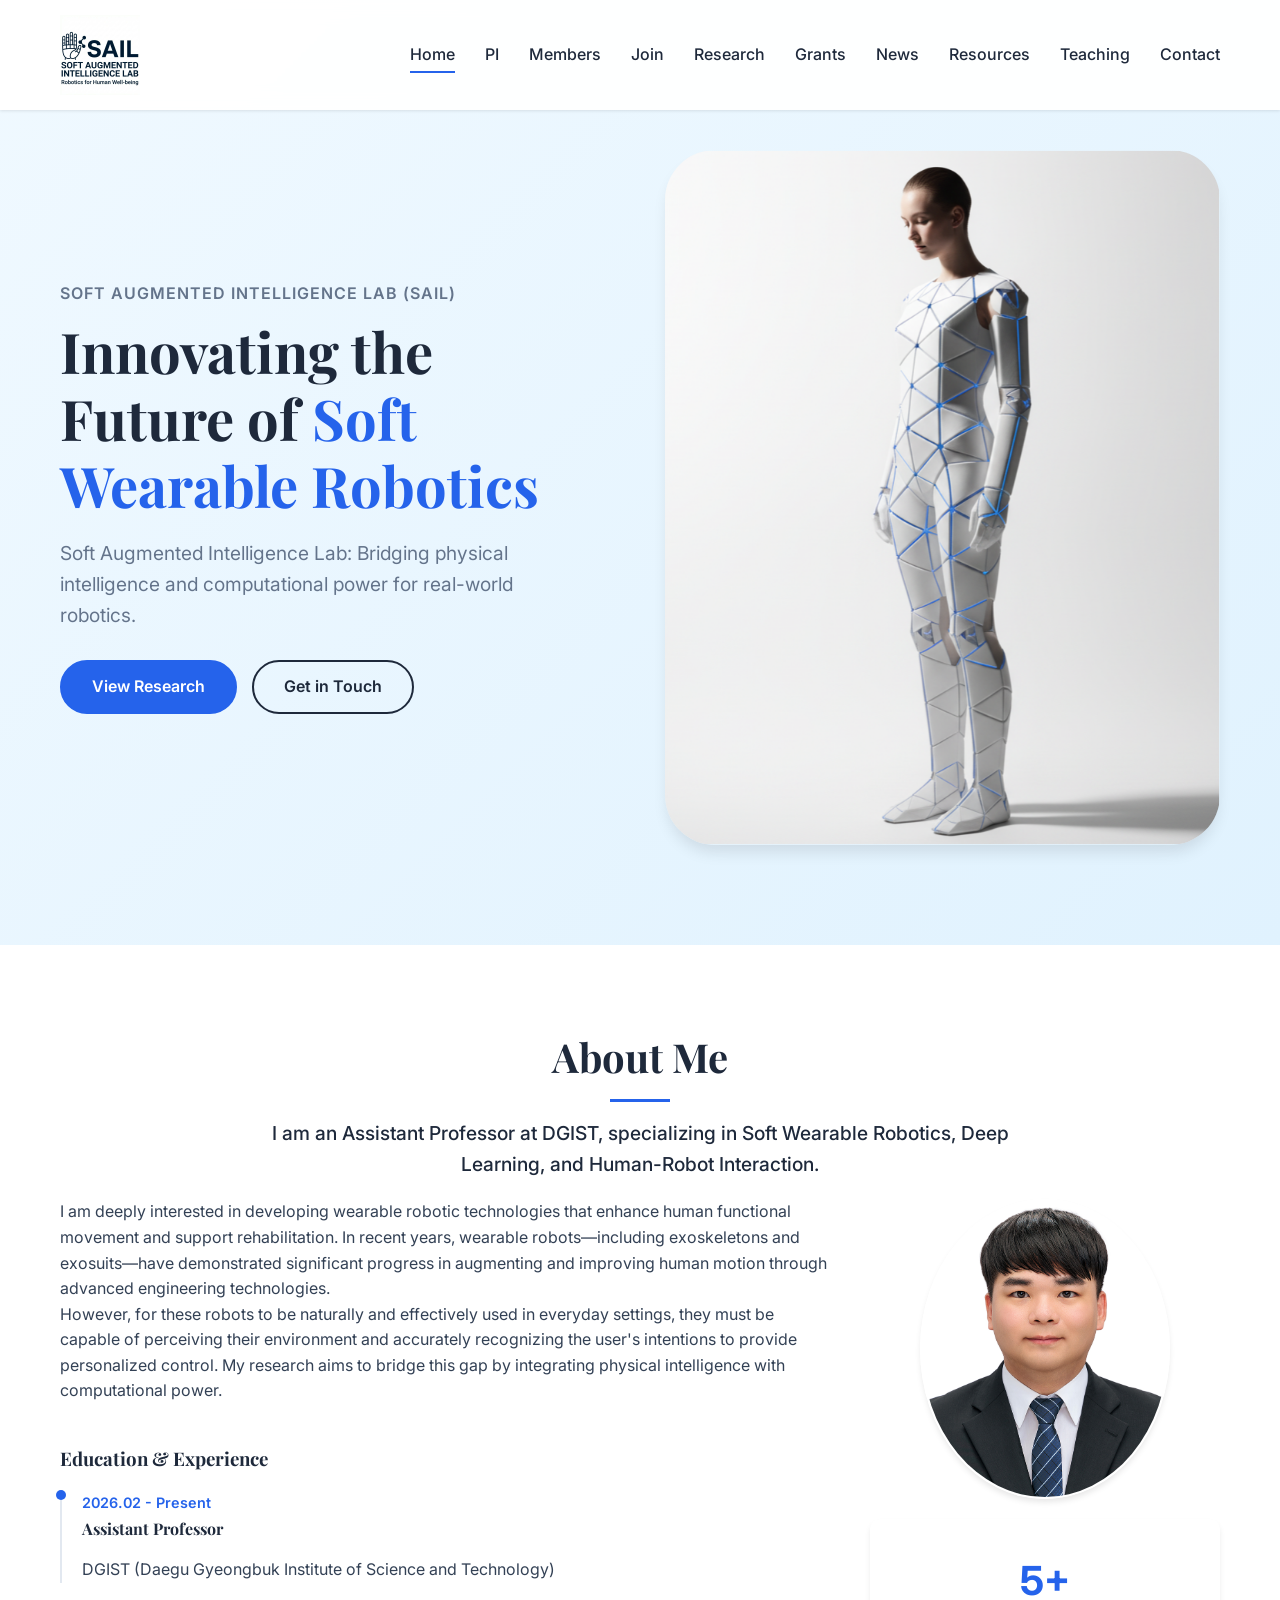
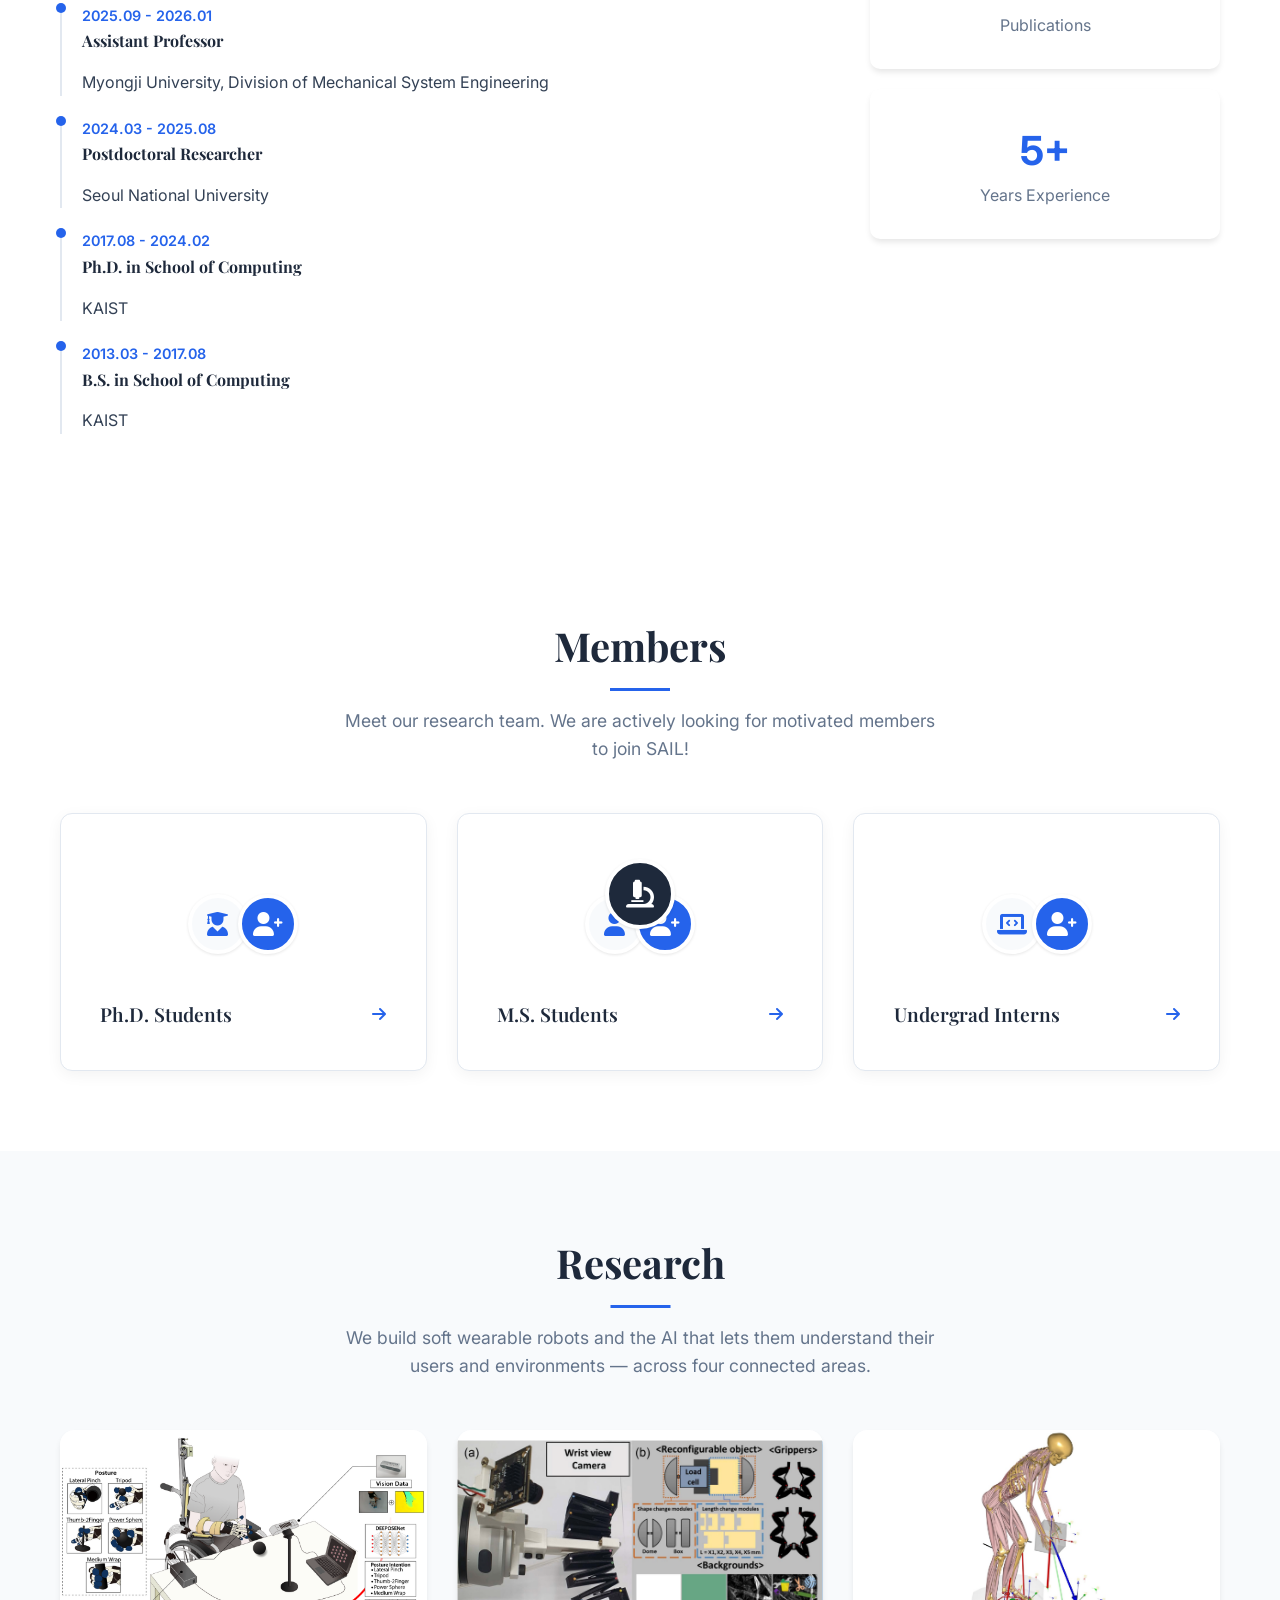
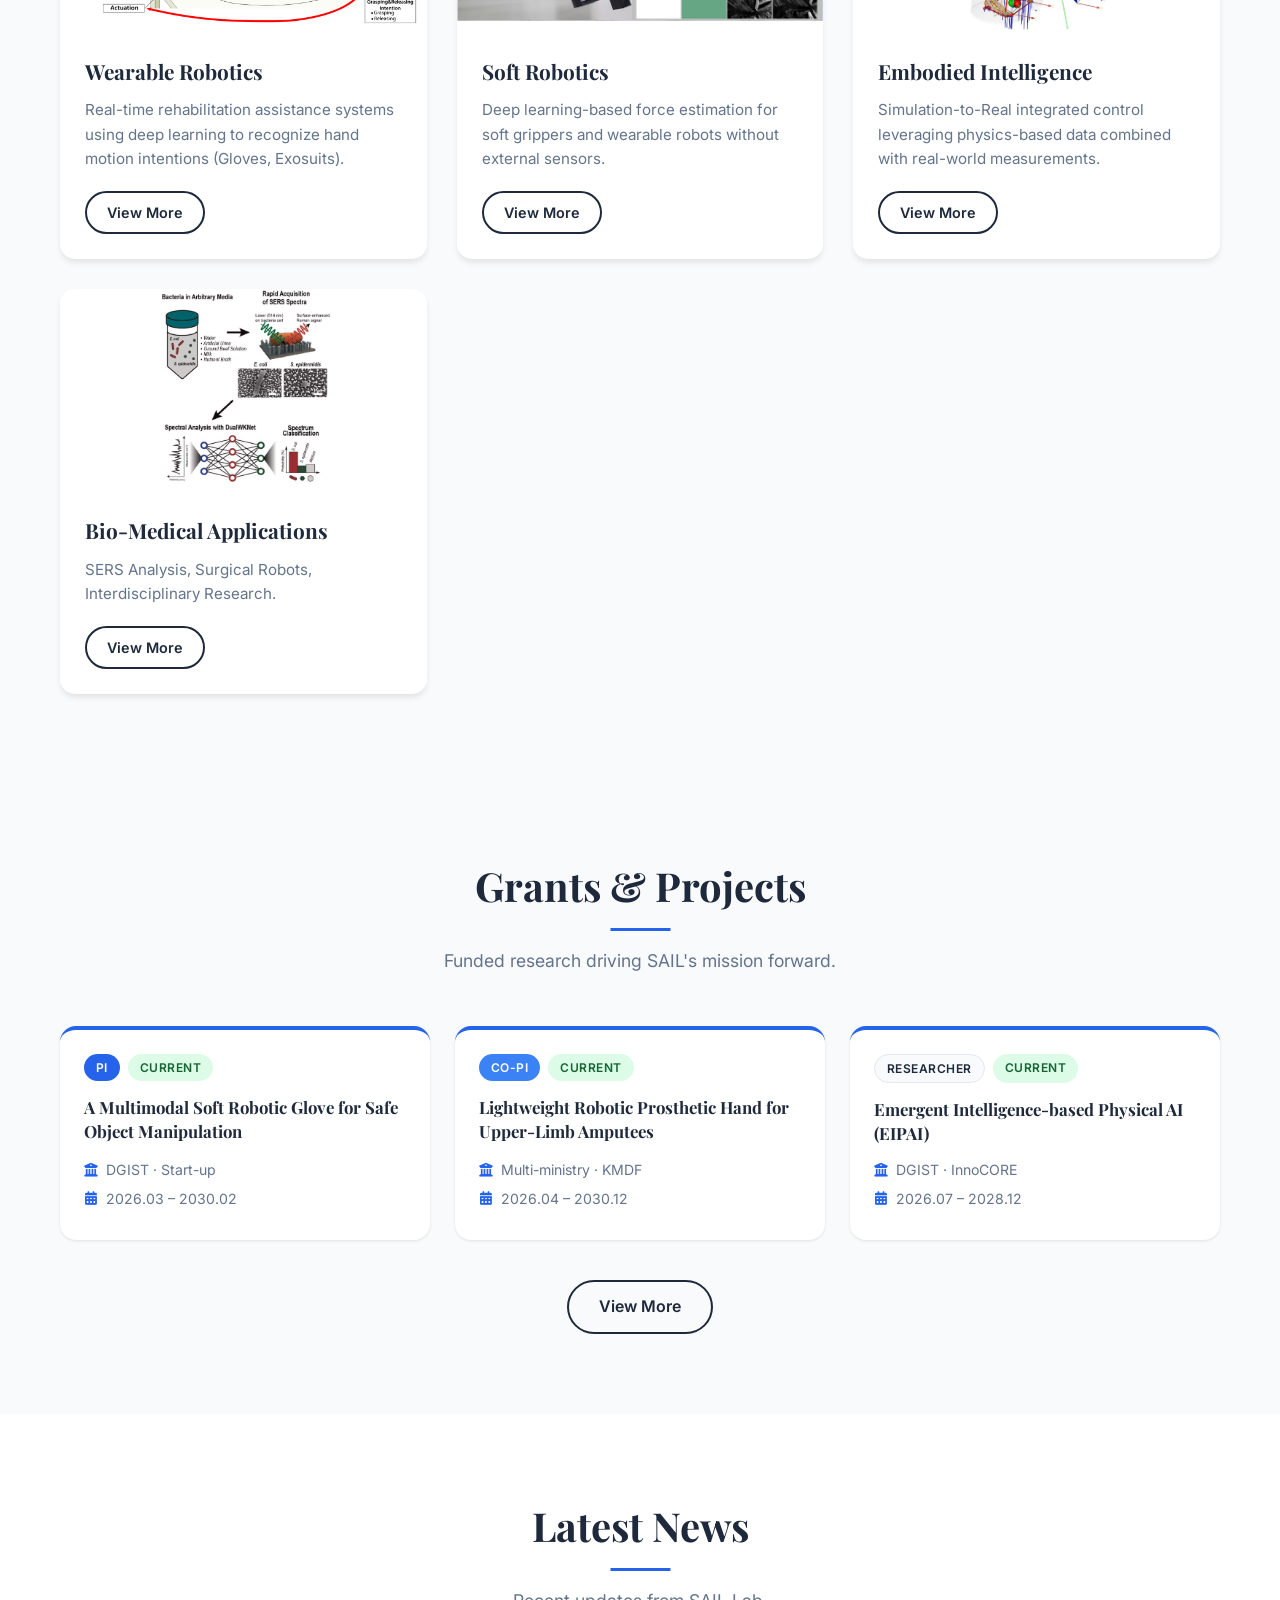
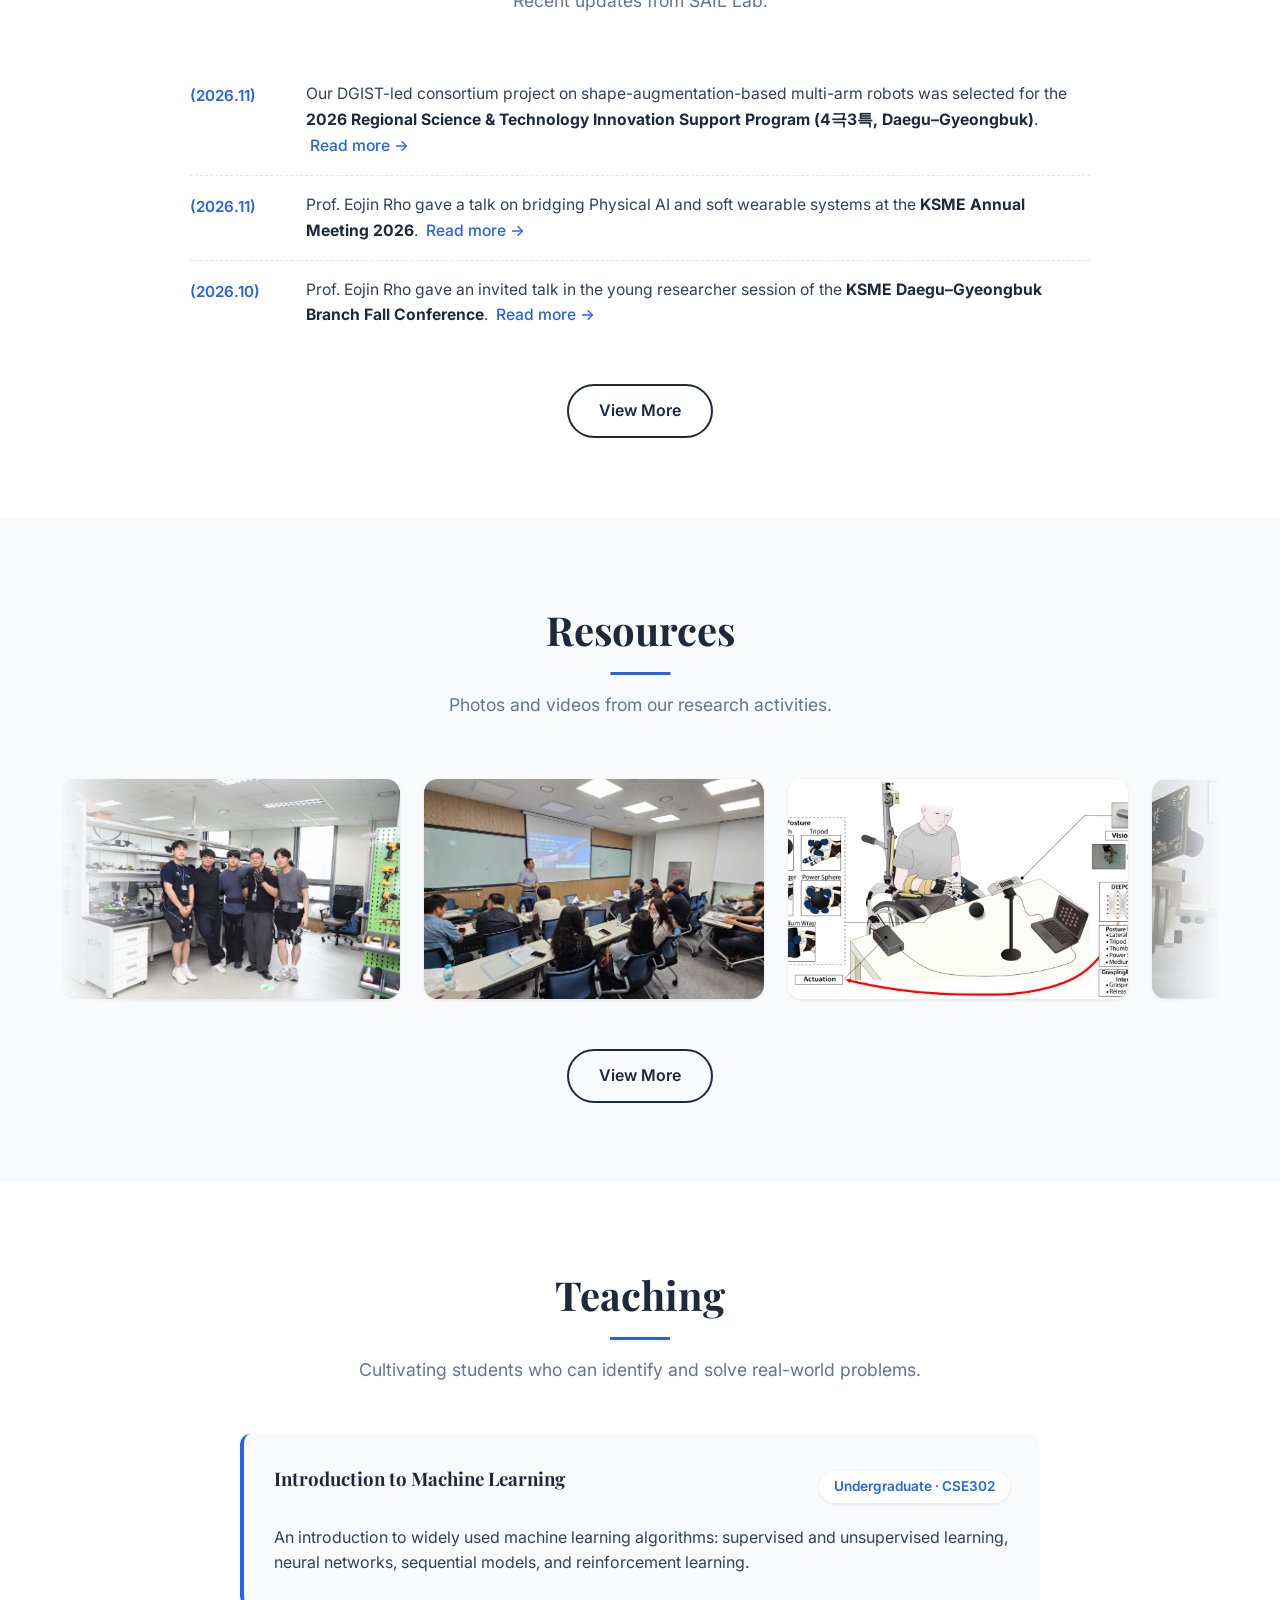
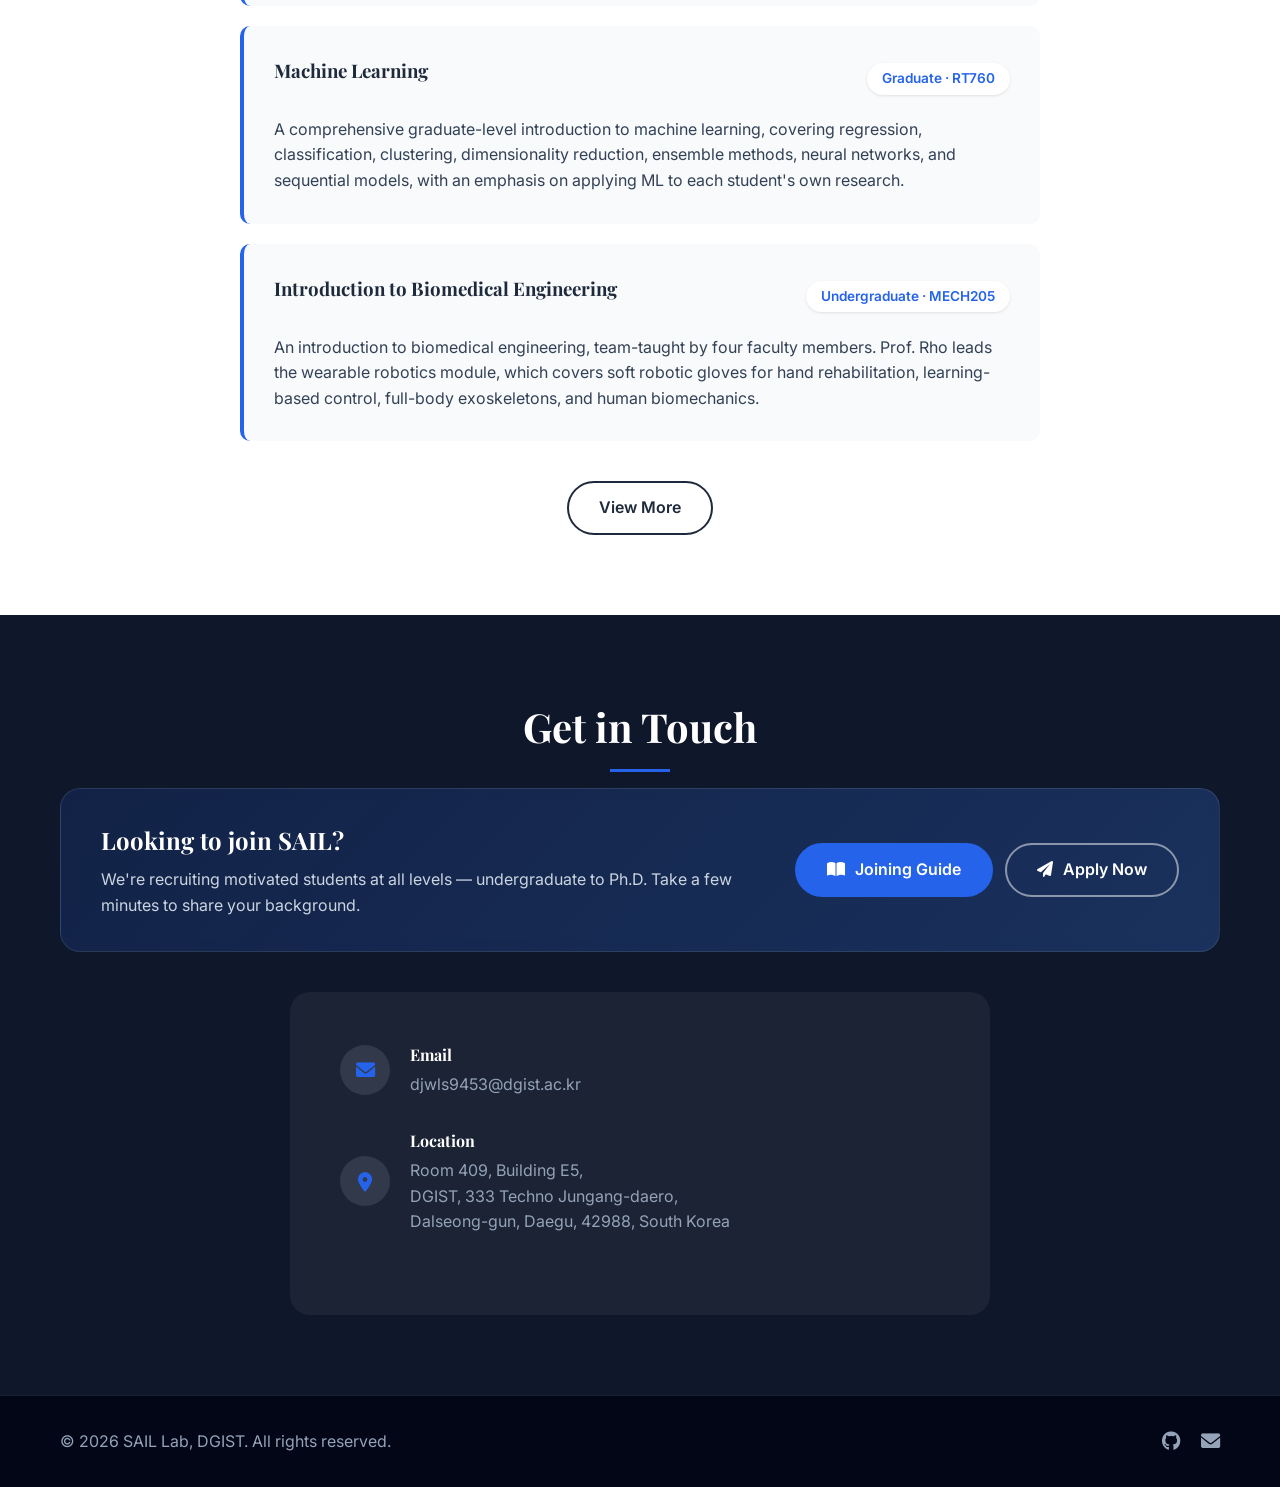
<file: index.html>
<!DOCTYPE html>
<html lang="en">

<head>
    <meta charset="UTF-8">
    <meta name="viewport" content="width=device-width, initial-scale=1.0">
    <title>SAIL Lab | Prof. Eojin Rho, DGIST</title>
    <meta name="description"
        content="Official webpage of Professor Eojin Rho at DGIST. Researching Soft Augmented Intelligence, Soft Robotics, Deep Learning, and Human-Robot Interaction.">
    <link rel="stylesheet" href="styles.css">
    <!-- Google Fonts -->
    <link rel="preconnect" href="https://fonts.googleapis.com">
    <link rel="preconnect" href="https://fonts.gstatic.com" crossorigin>
    <link
        href="https://fonts.googleapis.com/css2?family=Inter:wght@300;400;500;600;700&family=Playfair+Display:wght@400;700&display=swap"
        rel="stylesheet">
    <!-- Font Awesome for Icons -->
    <link rel="stylesheet" href="https://cdnjs.cloudflare.com/ajax/libs/font-awesome/6.0.0/css/all.min.css">
</head>

<body>
    <nav class="navbar">
        <div class="container nav-container">
            <a href="#home" class="logo">
                <img src="assets/images/branding/lab_logo.png" alt="Eojin Rho" class="logo-img">
            </a>
            <div class="nav-links">
                <a href="#home" class="nav-link active">Home</a>
                <a href="#about" class="nav-link">PI</a>
                <a href="#members" class="nav-link">Members</a>
                <a href="#join" class="nav-link">Join</a>
                <a href="#research" class="nav-link">Research</a>
                <a href="#grants" class="nav-link">Grants</a>
                <a href="#news" class="nav-link">News</a>
                <a href="#resources" class="nav-link">Resources</a>
                <a href="#teaching" class="nav-link">Teaching</a>
                <a href="#contact" class="nav-link">Contact</a>
            </div>
            <div class="hamburger">
                <span></span>
                <span></span>
                <span></span>
            </div>
        </div>
    </nav>

    <main>
        <!-- Hero Section -->
        <section id="home" class="hero">
            <div class="container hero-content">
                <div class="hero-text">
                    <span class="subtitle">Soft Augmented Intelligence Lab (SAIL)</span>
                    <h1>Innovating the Future of <span class="highlight">Soft Wearable Robotics</span></h1>
                    <p class="hero-subtitle">Soft Augmented Intelligence Lab: Bridging physical intelligence and
                        computational power for real-world robotics.</p>
                    <div class="cta-buttons">
                        <a href="#research" class="btn primary">View Research</a>
                        <a href="#contact" class="btn secondary">Get in Touch</a>
                    </div>
                </div>
                <div class="hero-image-container">
                    <img src="assets/images/main.png" alt="Research Overview" class="hero-main-image">
                </div>
            </div>
        </section>

        <section id="about" class="section">
            <div class="container">
                <h2 class="section-title">About Me</h2>
                <p class="lead about-lead">I am an Assistant Professor at DGIST, specializing in Soft Wearable Robotics,
                    Deep Learning, and Human-Robot Interaction.</p>
                <div class="about-grid">
                    <div class="about-text">
                        <p>I am deeply interested in developing wearable robotic technologies that enhance human
                            functional movement and support rehabilitation. In recent years, wearable robots—including
                            exoskeletons and exosuits—have demonstrated significant progress in augmenting and improving
                            human motion through advanced engineering technologies.</p>
                        <p>However, for these robots to be naturally and effectively used in everyday settings, they
                            must be capable of perceiving their environment and accurately recognizing the user's
                            intentions to provide personalized control. My research aims to bridge this gap by
                            integrating physical intelligence with computational power.</p>

                        <div class="education-timeline">
                            <h3>Education & Experience</h3>
                            <div class="timeline-item">
                                <span class="year">2026.02 - Present</span>
                                <div class="content">
                                    <h4>Assistant Professor</h4>
                                    <p>DGIST (Daegu Gyeongbuk Institute of Science and Technology)</p>
                                </div>
                            </div>
                            <div class="timeline-item">
                                <span class="year">2025.09 - 2026.01</span>
                                <div class="content">
                                    <h4>Assistant Professor</h4>
                                    <p>Myongji University, Division of Mechanical System Engineering</p>
                                </div>
                            </div>
                            <div class="timeline-item">
                                <span class="year">2024.03 - 2025.08</span>
                                <div class="content">
                                    <h4>Postdoctoral Researcher</h4>
                                    <p>Seoul National University</p>
                                </div>
                            </div>
                            <div class="timeline-item">
                                <span class="year">2017.08 - 2024.02</span>
                                <div class="content">
                                    <h4>Ph.D. in School of Computing</h4>
                                    <p>KAIST</p>
                                </div>
                            </div>
                            <div class="timeline-item">
                                <span class="year">2013.03 - 2017.08</span>
                                <div class="content">
                                    <h4>B.S. in School of Computing</h4>
                                    <p>KAIST</p>
                                </div>
                            </div>
                        </div>
                    </div>
                    <div class="about-stats">
                        <div class="profile-image-container">
                            <img src="assets/images/members/profile.jpg" alt="Eojin Rho" class="profile-img">
                        </div>
                        <div class="stat-card">
                            <span class="number">5+</span>
                            <span class="label">Publications</span>
                        </div>
                        <div class="stat-card">
                            <span class="number">5+</span>
                            <span class="label">Years Experience</span>
                        </div>
                        <!--
                        <div class="stat-card">
                            <span class="number">3</span>
                            <span class="label">Major Awards</span>
                        </div>
                        -->
                    </div>
                </div>
            </div>
        </section>

        <!-- Members Section -->
        <section id="members" class="section">
            <div class="container">
                <h2 class="section-title">Members</h2>
                <p class="section-desc">Meet our research team. We are actively looking for motivated members to join
                    SAIL!</p>

                <div class="album-grid">
                    <!-- Ph.D. Students Frame -->
                    <a href="members.html#phd-students" class="album-frame">
                        <div class="album-collage">
                            <div class="collage-item icon-item"><i class="fas fa-user-graduate"></i></div>
                            <div class="collage-item icon-item overlap"><i class="fas fa-user-plus"></i></div>
                        </div>
                        <div class="album-title">
                            <h3>Ph.D. Students</h3>
                            <span class="icon-arrow"><i class="fas fa-arrow-right"></i></span>
                        </div>
                    </a>

                    <!-- M.S. Students Frame -->
                    <a href="members.html#ms-students" class="album-frame">
                        <div class="album-collage">
                            <div class="collage-item icon-item"><i class="fas fa-user"></i></div>
                            <div class="collage-item icon-item overlap"><i class="fas fa-user-plus"></i></div>
                            <div class="collage-item icon-item overlap-2"><i class="fas fa-microscope"></i></div>
                        </div>
                        <div class="album-title">
                            <h3>M.S. Students</h3>
                            <span class="icon-arrow"><i class="fas fa-arrow-right"></i></span>
                        </div>
                    </a>

                    <!-- Undergraduate Interns Frame -->
                    <a href="members.html#undergrad-interns" class="album-frame">
                        <div class="album-collage">
                            <div class="collage-item icon-item"><i class="fas fa-laptop-code"></i></div>
                            <div class="collage-item icon-item overlap"><i class="fas fa-user-plus"></i></div>
                        </div>
                        <div class="album-title">
                            <h3>Undergrad Interns</h3>
                            <span class="icon-arrow"><i class="fas fa-arrow-right"></i></span>
                        </div>
                    </a>
                </div>
            </div>
        </section>

        <!-- Research Section -->
        <section id="research" class="section bg-light">
            <div class="container">
                <h2 class="section-title">Research</h2>
                <p class="section-desc">We build soft wearable robots and the AI that lets them understand their users and
                    environments &mdash; across four connected areas.</p>

                <div class="research-grid category-grid">
                    <!-- Category 1: Wearable Robotics -->
                    <article class="research-card category-card">
                        <div class="card-image">
                            <img src="assets/images/research/wearable_robotics2.png" alt="Wearable Robotics">
                        </div>
                        <div class="card-content">
                            <h3>Wearable Robotics</h3>
                            <p>Real-time rehabilitation assistance systems using deep learning to recognize hand motion
                                intentions (Gloves, Exosuits).</p>
                            <a href="research/wearable-robotics.html" class="btn secondary small">View More</a>
                        </div>
                    </article>

                    <!-- Category 2: Soft Robotics -->
                    <article class="research-card category-card">
                        <div class="card-image">
                            <img src="assets/images/research/soft_robotics2.png" alt="Soft Robotics">
                        </div>
                        <div class="card-content">
                            <h3>Soft Robotics</h3>
                            <p>Deep learning-based force estimation for soft grippers and wearable robots without
                                external sensors.</p>
                            <a href="research/soft-robotics.html" class="btn secondary small">View More</a>
                        </div>
                    </article>

                    <!-- Category 3: Embodied Intelligence -->
                    <article class="research-card category-card">
                        <div class="card-image">
                            <img src="assets/images/research/embodied_intelligence.jpg" alt="Embodied Intelligence">
                        </div>
                        <div class="card-content">
                            <h3>Embodied Intelligence</h3>
                            <p>Simulation-to-Real integrated control leveraging physics-based data combined with
                                real-world measurements.</p>
                            <a href="research/embodied-intelligence.html" class="btn secondary small">View More</a>
                        </div>
                    </article>

                    <!-- Category 4: Bio-Medical Applications -->
                    <article class="research-card category-card">
                        <div class="card-image">
                            <img src="assets/images/research/biomedical.jpg" alt="Bio-Medical Applications">
                        </div>
                        <div class="card-content">
                            <h3>Bio-Medical Applications</h3>
                            <p>SERS Analysis, Surgical Robots, Interdisciplinary Research.</p>
                            <a href="research/bio-medical.html" class="btn secondary small">View More</a>
                        </div>
                    </article>
                </div>
            </div>
        </section>

        <!-- Grants Section -->
        <section id="grants" class="section bg-light">
            <div class="container">
                <h2 class="section-title">Grants &amp; Projects</h2>
                <p class="section-desc">Funded research driving SAIL's mission forward.</p>
                <div class="grants-preview">
                    <article class="grant-preview-card">
                        <div class="grant-preview-badges">
                            <span class="role-badge role-pi">PI</span>
                            <span class="status-badge status-current">Current</span>
                        </div>
                        <h3>A Multimodal Soft Robotic Glove for Safe Object Manipulation</h3>
                        <p class="grant-preview-meta"><i class="fas fa-university"></i> DGIST &middot; Start-up</p>
                        <p class="grant-preview-meta"><i class="fas fa-calendar-alt"></i> 2026.03 &ndash; 2030.02</p>
                    </article>
                    <article class="grant-preview-card">
                        <div class="grant-preview-badges">
                            <span class="role-badge role-copi">Co-PI</span>
                            <span class="status-badge status-current">Current</span>
                        </div>
                        <h3>Lightweight Robotic Prosthetic Hand for Upper-Limb Amputees</h3>
                        <p class="grant-preview-meta"><i class="fas fa-university"></i> Multi-ministry &middot; KMDF</p>
                        <p class="grant-preview-meta"><i class="fas fa-calendar-alt"></i> 2026.04 &ndash; 2030.12</p>
                    </article>
                    <article class="grant-preview-card">
                        <div class="grant-preview-badges">
                            <span class="role-badge role-researcher">Researcher</span>
                            <span class="status-badge status-current">Current</span>
                        </div>
                        <h3>Emergent Intelligence-based Physical AI (EIPAI)</h3>
                        <p class="grant-preview-meta"><i class="fas fa-university"></i> DGIST &middot; InnoCORE</p>
                        <p class="grant-preview-meta"><i class="fas fa-calendar-alt"></i> 2026.07 &ndash; 2028.12</p>
                    </article>
                </div>
                <div class="view-more-container" style="text-align: center; margin-top: 40px;">
                    <a href="grants.html" class="btn secondary">View More</a>
                </div>
            </div>
        </section>

        <!-- News Section -->
        <section id="news" class="section">
            <div class="container">
                <h2 class="section-title">Latest News</h2>
                <p class="section-desc">Recent updates from SAIL Lab.</p>
                <div class="news-preview">
                    <ul class="news-list">
                        <li class="news-item">
                            <span class="news-date">(2026.11)</span>
                            <span class="news-text">
                                Our DGIST-led consortium project on shape-augmentation-based multi-arm robots was selected for the <strong>2026 Regional Science &amp; Technology Innovation Support Program (<span lang="ko">4극3특</span>, Daegu&ndash;Gyeongbuk)</strong>. <a href="news.html" class="news-link">Read more &rarr;</a>
                            </span>
                        </li>
                        <li class="news-item">
                            <span class="news-date">(2026.11)</span>
                            <span class="news-text">
                                Prof. Eojin Rho gave a talk on bridging Physical AI and soft wearable systems at the <strong>KSME Annual Meeting 2026</strong>. <a href="news.html" class="news-link">Read more &rarr;</a>
                            </span>
                        </li>
                        <li class="news-item">
                            <span class="news-date">(2026.10)</span>
                            <span class="news-text">
                                Prof. Eojin Rho gave an invited talk in the young researcher session of the <strong>KSME Daegu&ndash;Gyeongbuk Branch Fall Conference</strong>. <a href="news.html" class="news-link">Read more &rarr;</a>
                            </span>
                        </li>
                    </ul>
                </div>
                <div class="view-more-container" style="text-align: center; margin-top: 40px;">
                    <a href="news.html" class="btn secondary">View More</a>
                </div>
            </div>
        </section>

        <!-- Resources Section -->
        <section id="resources" class="section bg-light">
            <div class="container">
                <h2 class="section-title">Resources</h2>
                <p class="section-desc">Photos and videos from our research activities.</p>
                <div class="resources-marquee">
                    <div class="marquee-track">
                        <a href="resources.html" class="marquee-item">
                            <img src="assets/images/resources/sail_group_2026.jpg" alt="SAIL members in the lab, August 2026">
                        </a>
                        <a href="resources.html" class="marquee-item">
                            <img src="assets/images/resources/resources_prothericskickoff.JPG" alt="KMDF Prosthetics project kickoff">
                        </a>
                        <a href="resources.html" class="marquee-item">
                            <img src="assets/images/research/wearable_robotics2.png" alt="Wearable Robotics research">
                        </a>
                        <a href="resources.html" class="marquee-item">
                            <img src="assets/images/research/soft_robotics2.png" alt="Soft Robotics research">
                        </a>
                        <a href="resources.html" class="marquee-item">
                            <img src="assets/images/research/embodied_intelligence.jpg" alt="Embodied Intelligence research">
                        </a>
                        <a href="resources.html" class="marquee-item">
                            <img src="assets/images/research/biomedical.jpg" alt="Bio-Medical research">
                        </a>
                        <a href="resources.html" class="marquee-item">
                            <img src="assets/images/main.png" alt="Research overview">
                        </a>
                        <!-- Duplicate set for seamless loop -->
                        <a href="resources.html" class="marquee-item" aria-hidden="true">
                            <img src="assets/images/resources/sail_group_2026.jpg" alt="">
                        </a>
                        <a href="resources.html" class="marquee-item" aria-hidden="true">
                            <img src="assets/images/resources/resources_prothericskickoff.JPG" alt="">
                        </a>
                        <a href="resources.html" class="marquee-item" aria-hidden="true">
                            <img src="assets/images/research/wearable_robotics2.png" alt="">
                        </a>
                        <a href="resources.html" class="marquee-item" aria-hidden="true">
                            <img src="assets/images/research/soft_robotics2.png" alt="">
                        </a>
                        <a href="resources.html" class="marquee-item" aria-hidden="true">
                            <img src="assets/images/research/embodied_intelligence.jpg" alt="">
                        </a>
                        <a href="resources.html" class="marquee-item" aria-hidden="true">
                            <img src="assets/images/research/biomedical.jpg" alt="">
                        </a>
                        <a href="resources.html" class="marquee-item" aria-hidden="true">
                            <img src="assets/images/main.png" alt="">
                        </a>
                    </div>
                </div>
                <div class="view-more-container" style="text-align: center; margin-top: 40px;">
                    <a href="resources.html" class="btn secondary">View More</a>
                </div>
            </div>
        </section>

        <!-- Teaching Section -->
        <section id="teaching" class="section">
            <div class="container">
                <h2 class="section-title">Teaching</h2>
                <p class="section-desc">Cultivating students who can identify and solve real-world problems.</p>
                <div class="teaching-content">
                    <div class="course-card">
                        <div class="course-header">
                            <h3>Introduction to Machine Learning</h3>
                            <span class="semester">Undergraduate &middot; CSE302</span>
                        </div>
                        <p>An introduction to widely used machine learning algorithms: supervised and unsupervised learning, neural networks, sequential models, and reinforcement learning.</p>
                    </div>
                    <div class="course-card">
                        <div class="course-header">
                            <h3>Machine Learning</h3>
                            <span class="semester">Graduate &middot; RT760</span>
                        </div>
                        <p>A comprehensive graduate-level introduction to machine learning, covering regression, classification, clustering, dimensionality reduction, ensemble methods, neural networks, and sequential models, with an emphasis on applying ML to each student's own research.</p>
                    </div>
                    <div class="course-card">
                        <div class="course-header">
                            <h3>Introduction to Biomedical Engineering</h3>
                            <span class="semester">Undergraduate &middot; MECH205</span>
                        </div>
                        <p>An introduction to biomedical engineering, team-taught by four faculty members. Prof. Rho leads the wearable robotics module, which covers soft robotic gloves for hand rehabilitation, learning-based control, full-body exoskeletons, and human biomechanics.</p>
                    </div>
                </div>
                <div class="view-more-container" style="text-align: center; margin-top: 40px;">
                    <a href="teaching.html" class="btn secondary">View More</a>
                </div>
            </div>
        </section>

        <!-- Contact Section (with embedded Join CTA) -->
        <section id="contact" class="section bg-dark">
            <div class="container">
                <h2 class="section-title text-light">Get in Touch</h2>

                <!-- Join CTA banner -->
                <div id="join" class="join-cta-banner">
                    <div class="join-cta-text">
                        <h3>Looking to join SAIL?</h3>
                        <p>We're recruiting motivated students at all levels &mdash; undergraduate to Ph.D.
                            Take a few minutes to share your background.</p>
                    </div>
                    <div class="join-cta-actions">
                        <a href="joining.html" class="btn primary">
                            <i class="fas fa-book-open"></i> Joining Guide
                        </a>
                        <a href="https://forms.gle/W6DY2hWXRMhcrnkq7" target="_blank" rel="noopener noreferrer" class="btn secondary on-dark">
                            <i class="fas fa-paper-plane"></i> Apply Now
                        </a>
                    </div>
                </div>

                <!-- Contact info -->
                <div class="contact-wrapper">
                    <div class="contact-info">
                        <div class="info-item">
                            <i class="fas fa-envelope"></i>
                            <div>
                                <h4>Email</h4>
                                <p>djwls9453@dgist.ac.kr</p>
                            </div>
                        </div>
                        <div class="info-item">
                            <i class="fas fa-map-marker-alt"></i>
                            <div>
                                <h4>Location</h4>
                                <p>Room 409, Building E5,<br>DGIST, 333 Techno Jungang-daero,<br>Dalseong-gun, Daegu,
                                    42988, South Korea</p>
                            </div>
                        </div>
                    </div>
                </div>
            </div>
        </section>
    </main>

    <footer>
        <div class="container footer-content">
            <p>&copy; 2026 SAIL Lab, DGIST. All rights reserved.</p>
            <div class="social-links">
                <a href="https://github.com/dgist-sail" target="_blank" rel="noopener noreferrer" aria-label="SAIL Lab on GitHub"><i class="fab fa-github"></i></a>
                <a href="mailto:djwls9453@dgist.ac.kr" aria-label="Email Prof. Eojin Rho"><i class="fas fa-envelope"></i></a>
            </div>
        </div>
    </footer>

    <script src="script.js"></script>
</body>

</html>
</file>
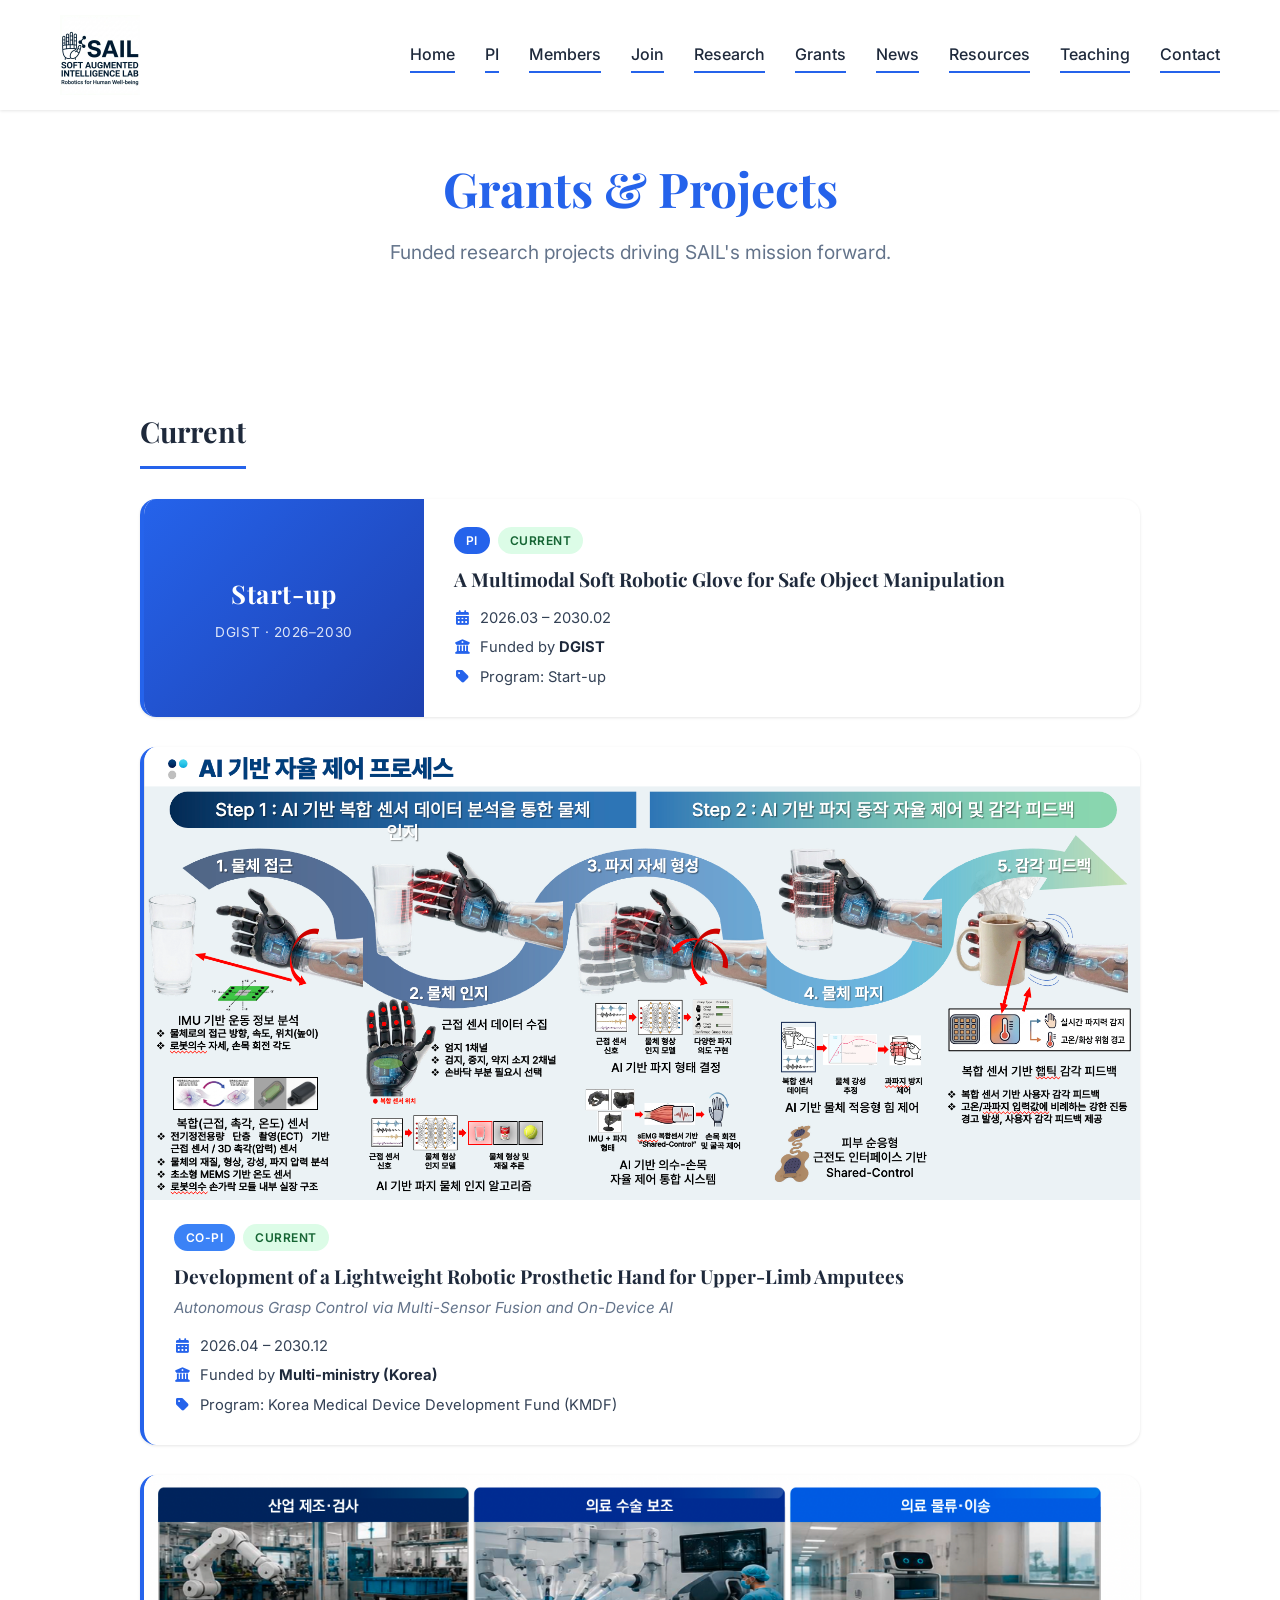
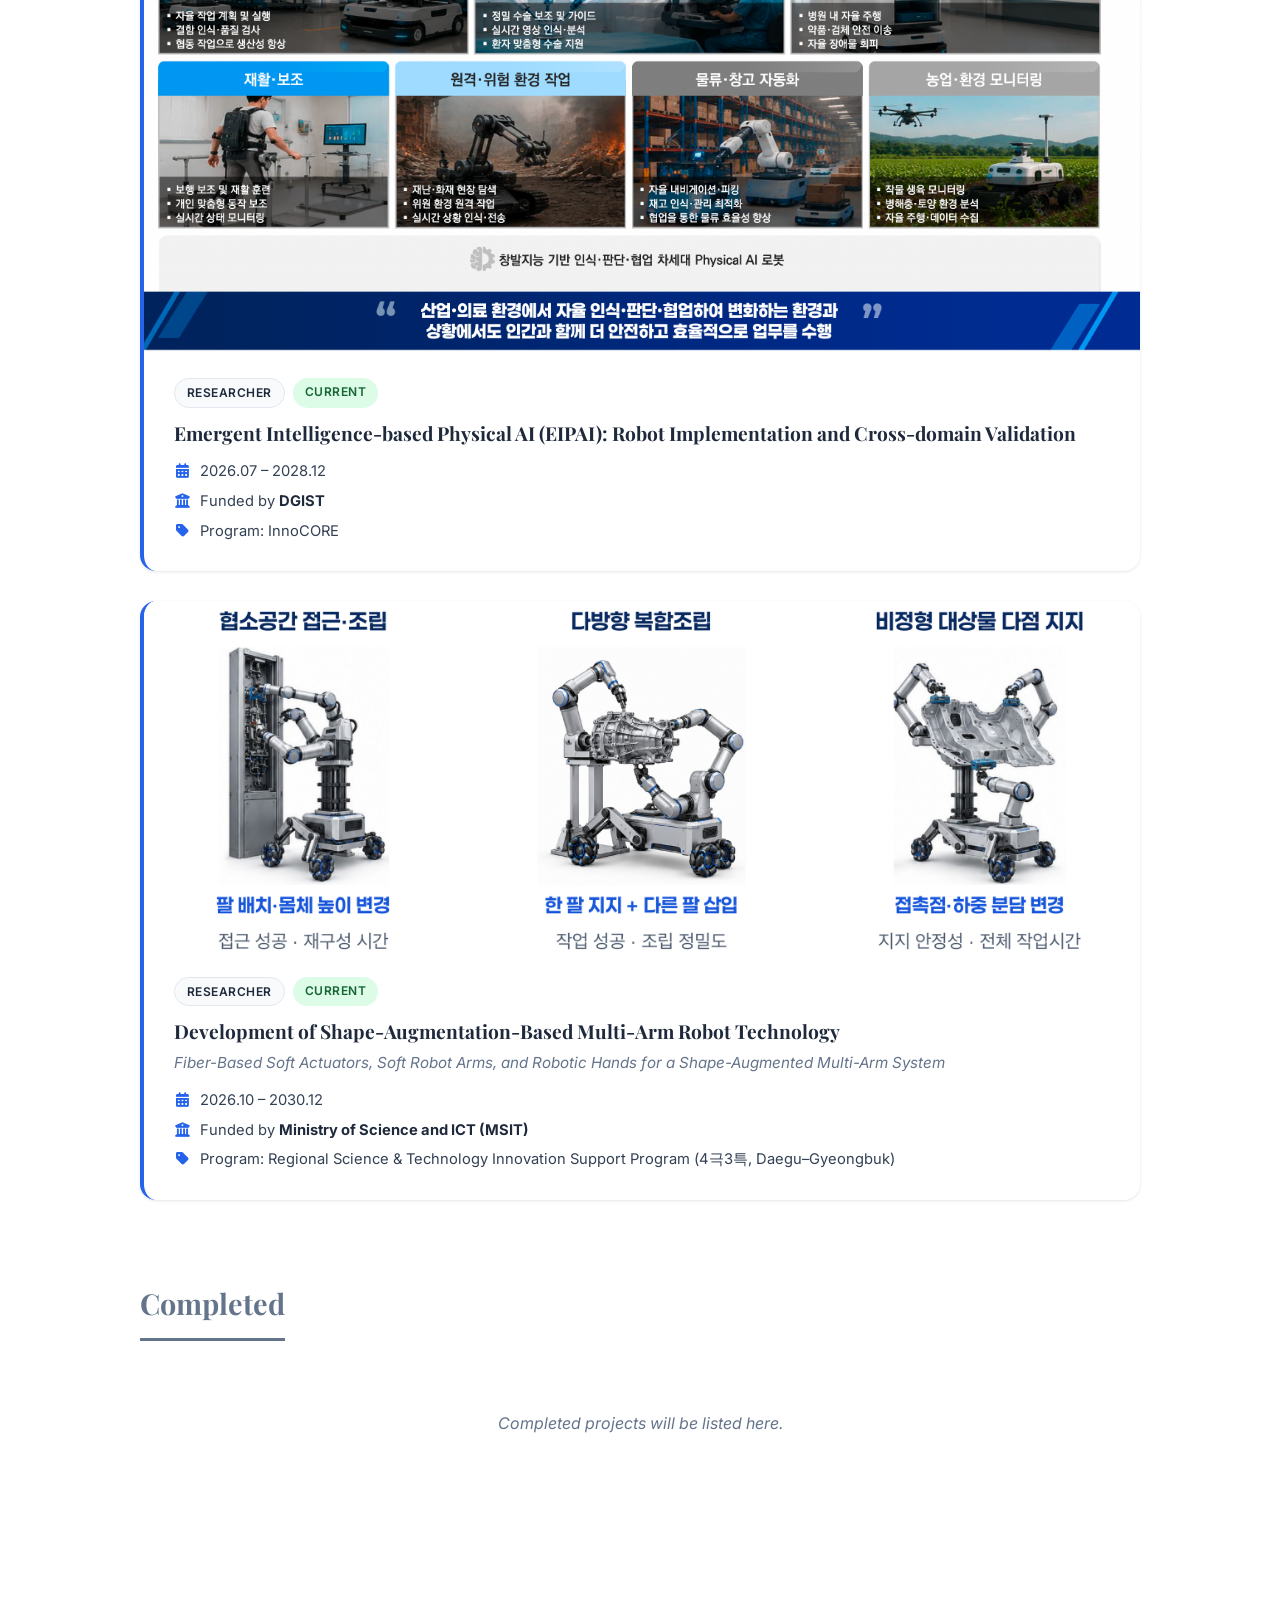
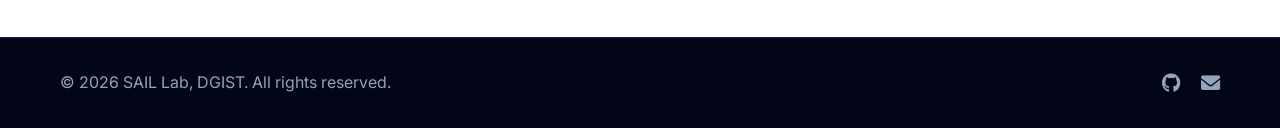
<file: grants.html>
<!DOCTYPE html>
<html lang="en">

<head>
    <meta charset="UTF-8">
    <meta name="viewport" content="width=device-width, initial-scale=1.0">
    <title>Grants & Projects | SAIL Lab</title>
    <meta name="description"
        content="Funded research grants and projects of SAIL Lab (Soft Augmented Intelligence Lab) at DGIST.">
    <link rel="stylesheet" href="styles.css">
    <link rel="preconnect" href="https://fonts.googleapis.com">
    <link rel="preconnect" href="https://fonts.gstatic.com" crossorigin>
    <link
        href="https://fonts.googleapis.com/css2?family=Inter:wght@300;400;500;600;700&family=Playfair+Display:wght@400;700&display=swap"
        rel="stylesheet">
    <link rel="stylesheet" href="https://cdnjs.cloudflare.com/ajax/libs/font-awesome/6.0.0/css/all.min.css">
</head>

<body>
    <nav class="navbar">
        <div class="container nav-container">
            <a href="index.html#home" class="logo">
                <img src="assets/images/branding/lab_logo.png" alt="Eojin Rho" class="logo-img">
            </a>
            <div class="nav-links">
                <a href="index.html#home" class="nav-link">Home</a>
                <a href="index.html#about" class="nav-link">PI</a>
                <a href="index.html#members" class="nav-link">Members</a>
                <a href="index.html#join" class="nav-link">Join</a>
                <a href="index.html#research" class="nav-link">Research</a>
                <a href="index.html#grants" class="nav-link active">Grants</a>
                <a href="index.html#news" class="nav-link">News</a>
                <a href="index.html#resources" class="nav-link">Resources</a>
                <a href="index.html#teaching" class="nav-link">Teaching</a>
                <a href="index.html#contact" class="nav-link">Contact</a>
            </div>
            <div class="hamburger">
                <span></span>
                <span></span>
                <span></span>
            </div>
        </div>
    </nav>

    <header class="page-hero">
        <div class="container">
            <h1>Grants &amp; Projects</h1>
            <p>Funded research projects driving SAIL's mission forward.</p>
        </div>
    </header>

    <main class="section">
        <div class="container">

            <!-- Current Projects -->
            <div class="grant-section">
                <h2 class="grant-section-title">Current</h2>

                <!-- Project 1: Start-up (PI) -->
                <article class="grant-card">
                    <div class="grant-image grant-bg-startup">
                        <div class="grant-image-inner">
                            <span class="grant-abbr">Start-up</span>
                            <span class="grant-image-meta">DGIST · 2026–2030</span>
                        </div>
                    </div>
                    <div class="grant-content">
                        <div class="grant-badges">
                            <span class="role-badge role-pi">PI</span>
                            <span class="status-badge status-current">Current</span>
                        </div>
                        <h3>A Multimodal Soft Robotic Glove for Safe Object Manipulation</h3>
                        <ul class="grant-meta">
                            <li><i class="fas fa-calendar-alt"></i> <span>2026.03 – 2030.02</span></li>
                            <li><i class="fas fa-university"></i> <span>Funded by <strong>DGIST</strong></span></li>
                            <li><i class="fas fa-tag"></i> <span>Program: Start-up</span></li>
                        </ul>
                    </div>
                </article>

                <!-- Project 2: KMDF (Co-PI) -->
                <article class="grant-card grant-card-has-image">
                    <div class="grant-image">
                        <img src="assets/images/grants/grants_prothetics.png" alt="AI-based prosthetic hand autonomous control process">
                    </div>
                    <div class="grant-content">
                        <div class="grant-badges">
                            <span class="role-badge role-copi">Co-PI</span>
                            <span class="status-badge status-current">Current</span>
                        </div>
                        <h3>Development of a Lightweight Robotic Prosthetic Hand for Upper-Limb Amputees</h3>
                        <p class="grant-subtitle">Autonomous Grasp Control via Multi-Sensor Fusion and On-Device AI</p>
                        <ul class="grant-meta">
                            <li><i class="fas fa-calendar-alt"></i> <span>2026.04 – 2030.12</span></li>
                            <li><i class="fas fa-university"></i> <span>Funded by <strong>Multi-ministry (Korea)</strong></span></li>
                            <li><i class="fas fa-tag"></i> <span>Program: Korea Medical Device Development Fund (KMDF)</span></li>
                        </ul>
                    </div>
                </article>

                <!-- Project 3: InnoCORE (Researcher) -->
                <article class="grant-card grant-card-has-image">
                    <div class="grant-image">
                        <img src="assets/images/grants/grants_innocore.png" alt="Physical AI robot applications across multiple domains">
                    </div>
                    <div class="grant-content">
                        <div class="grant-badges">
                            <span class="role-badge role-researcher">Researcher</span>
                            <span class="status-badge status-current">Current</span>
                        </div>
                        <h3>Emergent Intelligence-based Physical AI (EIPAI): Robot Implementation and Cross-domain Validation</h3>
                        <ul class="grant-meta">
                            <li><i class="fas fa-calendar-alt"></i> <span>2026.07 – 2028.12</span></li>
                            <li><i class="fas fa-university"></i> <span>Funded by <strong>DGIST</strong></span></li>
                            <li><i class="fas fa-tag"></i> <span>Program: InnoCORE</span></li>
                        </ul>
                    </div>
                </article>

                <!-- Project 4: 4극3특 Regional R&D (Researcher) -->
                <article class="grant-card grant-card-has-image">
                    <div class="grant-image">
                        <img src="assets/images/grants/grants_multiarm.png" alt="Shape-augmented multi-arm robot applied to narrow-space assembly, multi-directional assembly, and multi-point support of irregular objects">
                    </div>
                    <div class="grant-content">
                        <div class="grant-badges">
                            <span class="role-badge role-researcher">Researcher</span>
                            <span class="status-badge status-current">Current</span>
                        </div>
                        <h3>Development of Shape-Augmentation-Based Multi-Arm Robot Technology</h3>
                        <p class="grant-subtitle">Fiber-Based Soft Actuators, Soft Robot Arms, and Robotic Hands for a Shape-Augmented Multi-Arm System</p>
                        <ul class="grant-meta">
                            <li><i class="fas fa-calendar-alt"></i> <span>2026.10 – 2030.12</span></li>
                            <li><i class="fas fa-university"></i> <span>Funded by <strong>Ministry of Science and ICT (MSIT)</strong></span></li>
                            <li><i class="fas fa-tag"></i> <span>Program: Regional Science &amp; Technology Innovation Support Program (<span lang="ko">4극3특</span>, Daegu&ndash;Gyeongbuk)</span></li>
                        </ul>
                    </div>
                </article>
            </div>

            <!-- Completed Projects (placeholder) -->
            <div class="grant-section grant-section-completed">
                <h2 class="grant-section-title">Completed</h2>
                <p class="grant-empty">Completed projects will be listed here.</p>
            </div>

        </div>
    </main>

    <footer>
        <div class="container footer-content">
            <p>&copy; 2026 SAIL Lab, DGIST. All rights reserved.</p>
            <div class="social-links">
                <a href="https://github.com/dgist-sail" target="_blank" rel="noopener noreferrer" aria-label="SAIL Lab on GitHub"><i class="fab fa-github"></i></a>
                <a href="mailto:djwls9453@dgist.ac.kr" aria-label="Email Prof. Eojin Rho"><i class="fas fa-envelope"></i></a>
            </div>
        </div>
    </footer>

    <script src="script.js"></script>
</body>

</html>
</file>
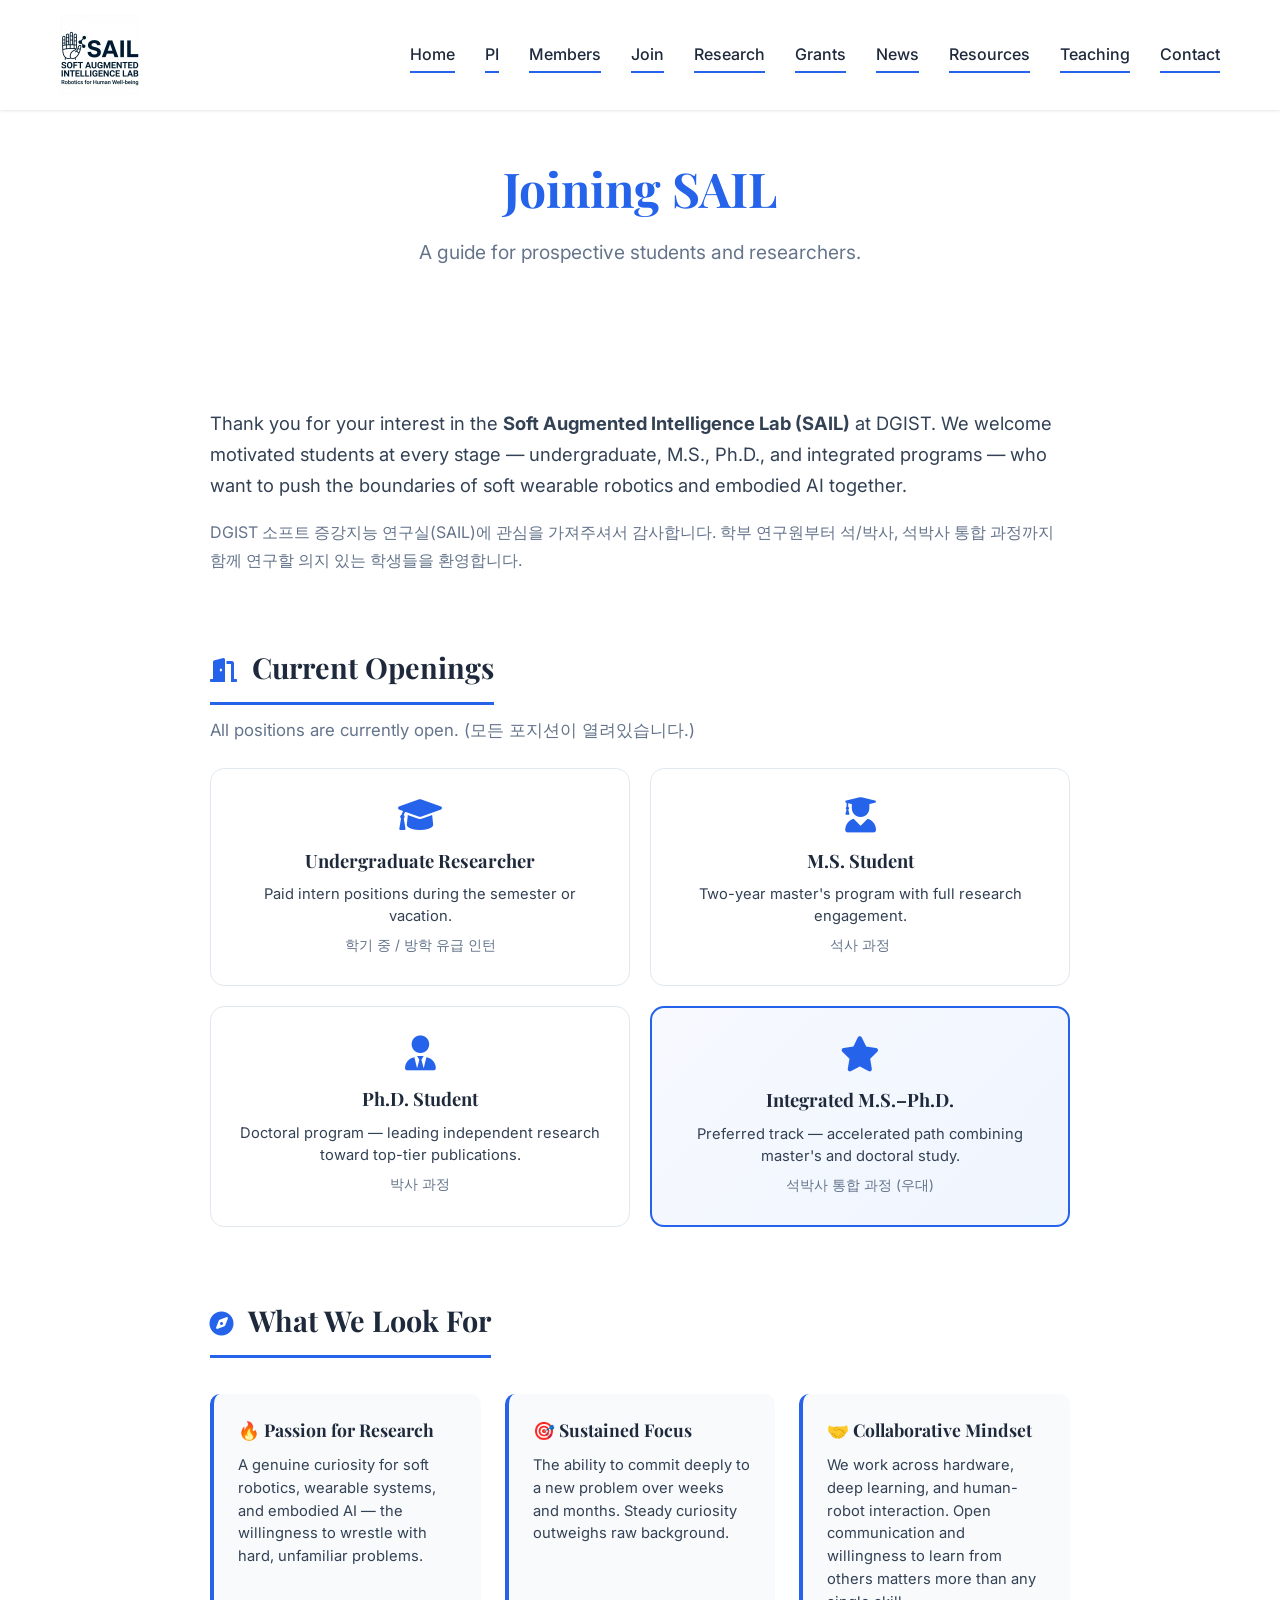
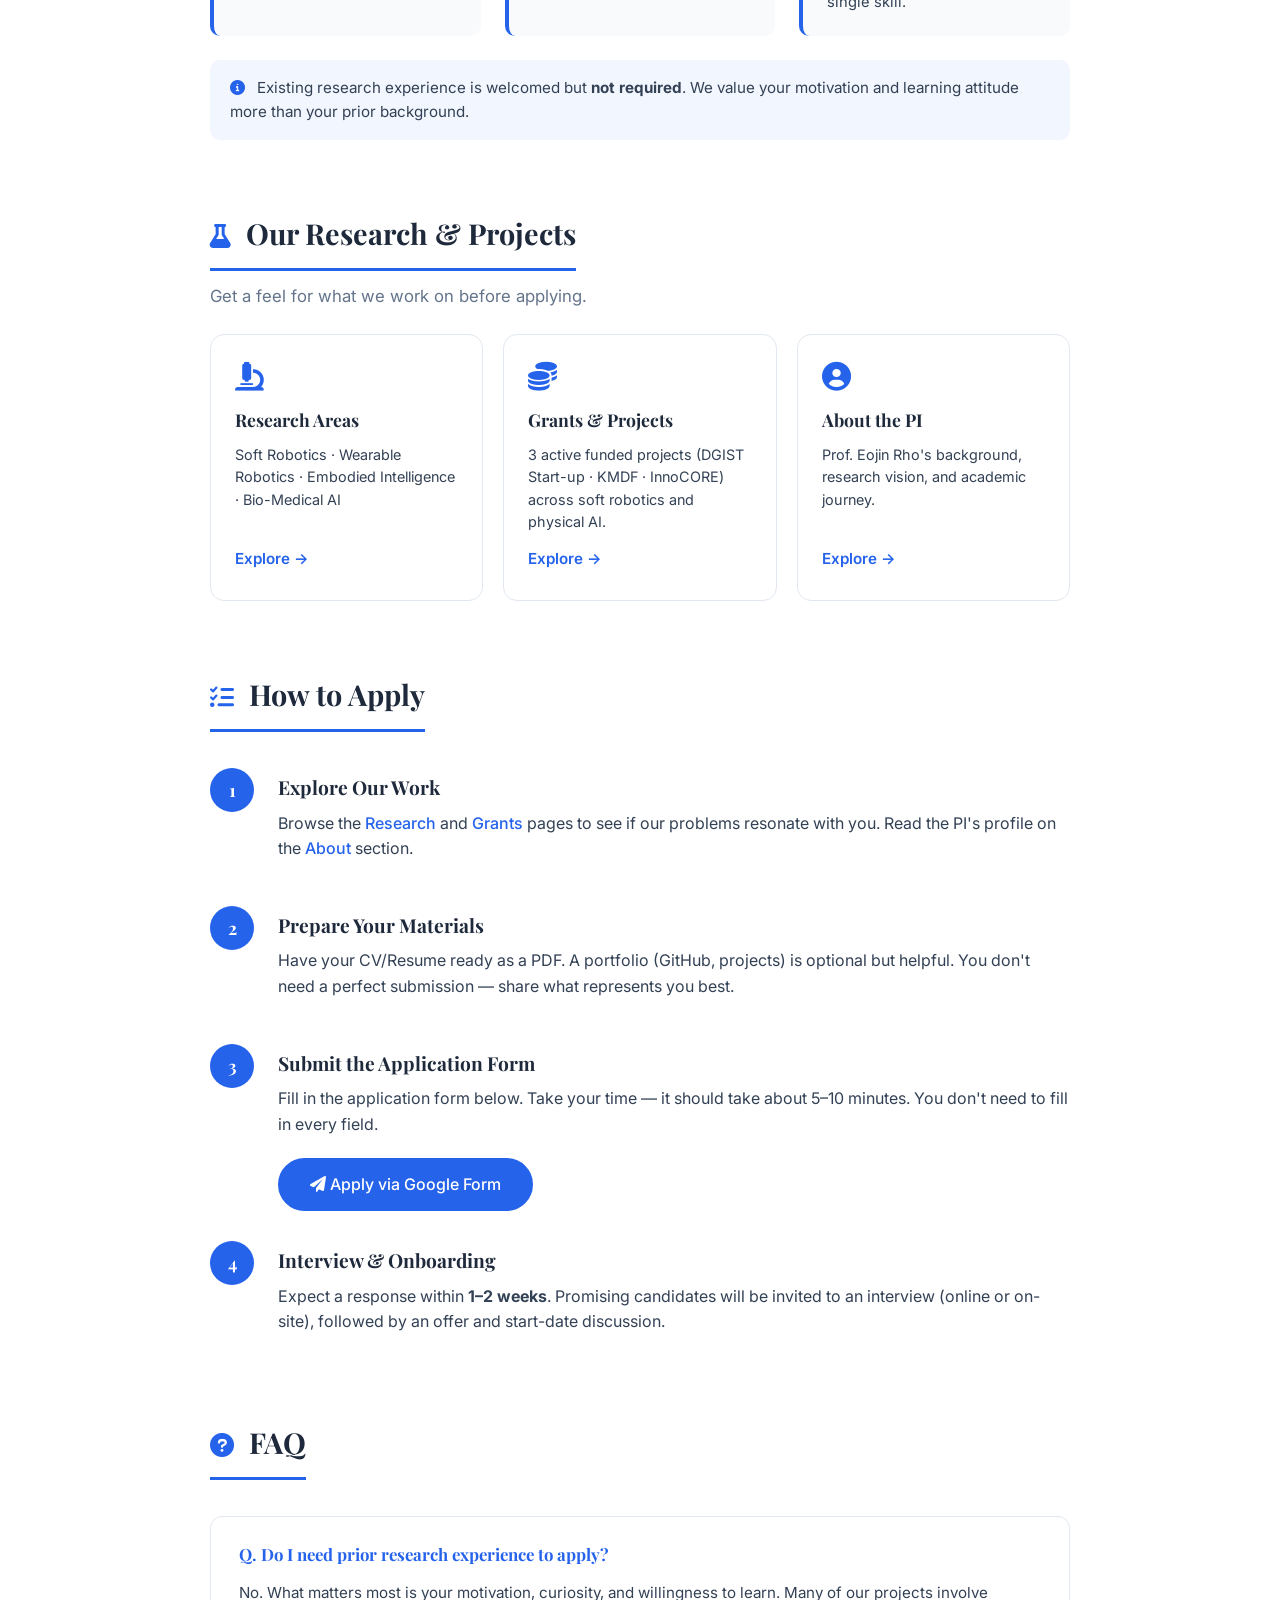
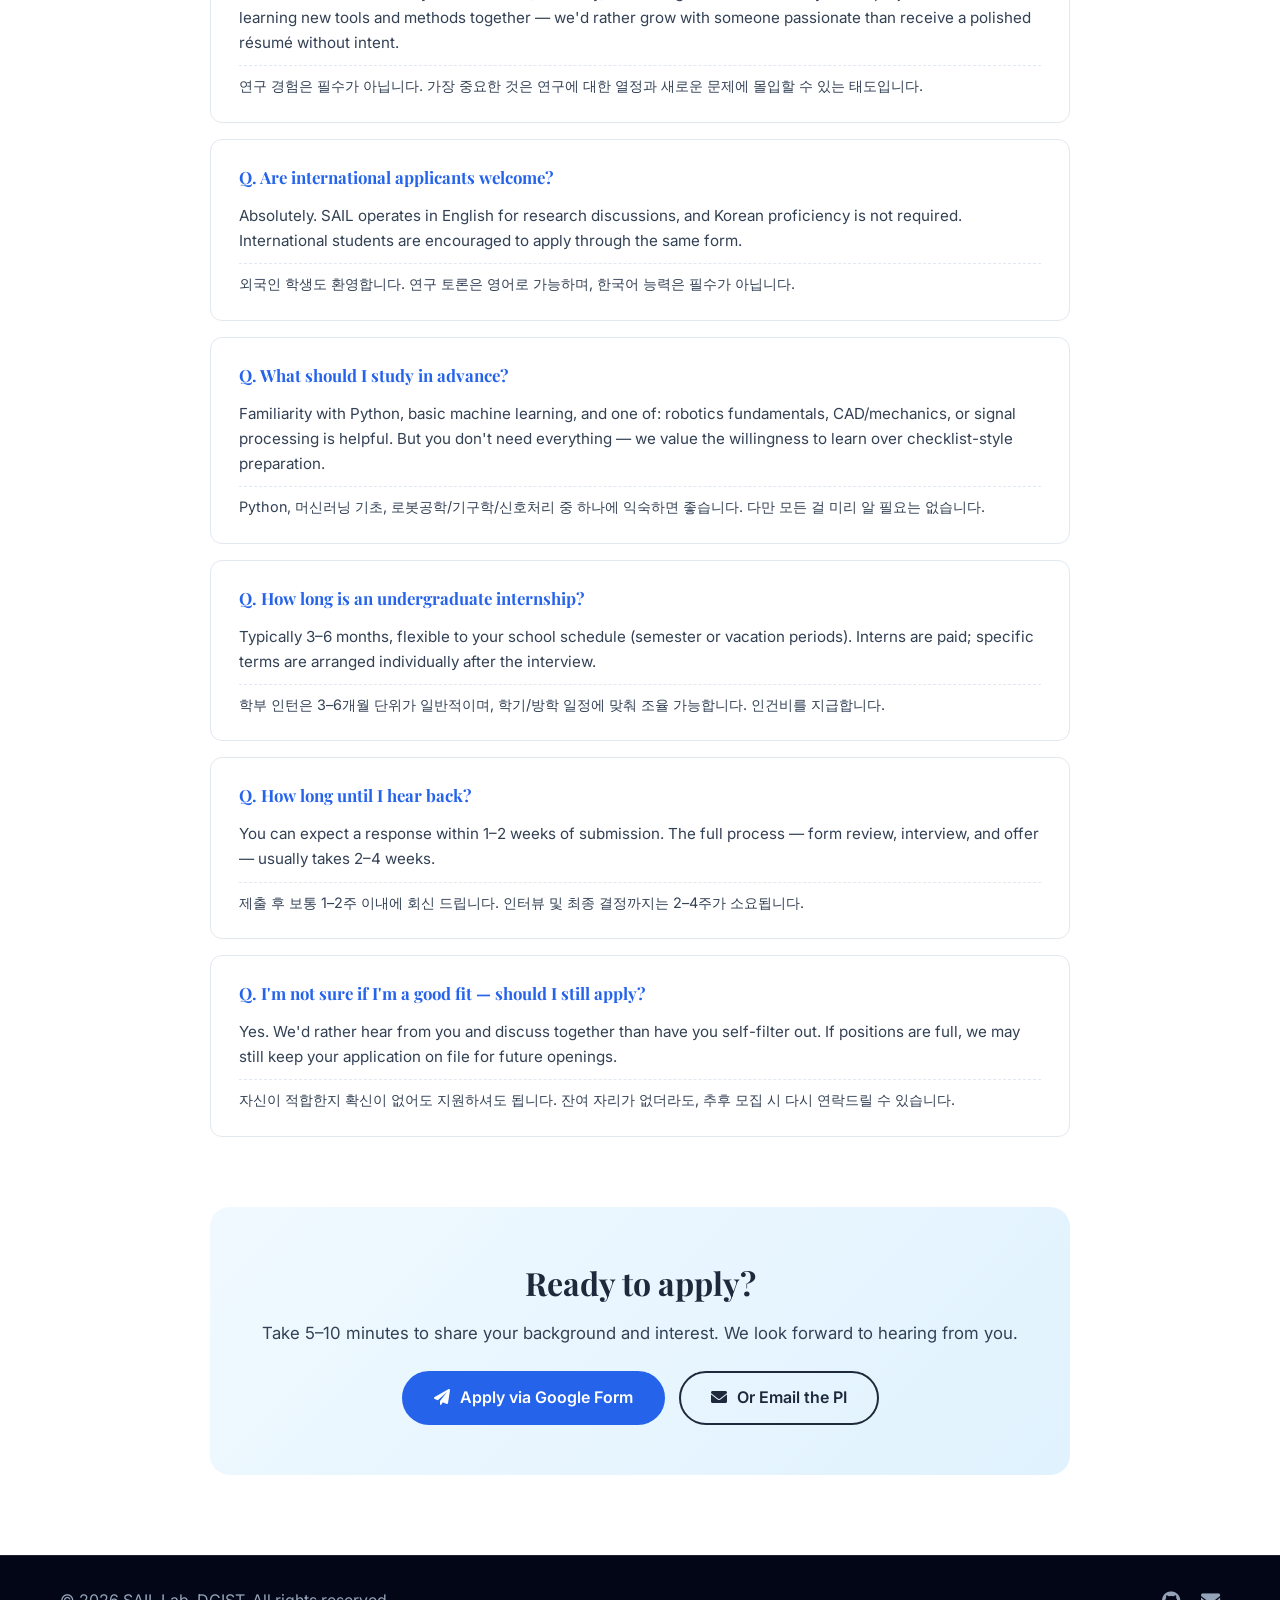
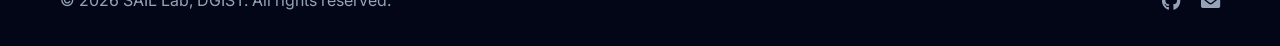
<file: joining.html>
<!DOCTYPE html>
<html lang="en">

<head>
    <meta charset="UTF-8">
    <meta name="viewport" content="width=device-width, initial-scale=1.0">
    <title>Joining SAIL | SAIL Lab</title>
    <meta name="description"
        content="A guide to joining SAIL Lab (Soft Augmented Intelligence Lab) at DGIST. Learn about open positions, research areas, and how to apply.">
    <link rel="stylesheet" href="styles.css">
    <link rel="preconnect" href="https://fonts.googleapis.com">
    <link rel="preconnect" href="https://fonts.gstatic.com" crossorigin>
    <link
        href="https://fonts.googleapis.com/css2?family=Inter:wght@300;400;500;600;700&family=Playfair+Display:wght@400;700&display=swap"
        rel="stylesheet">
    <link rel="stylesheet" href="https://cdnjs.cloudflare.com/ajax/libs/font-awesome/6.0.0/css/all.min.css">
</head>

<body>
    <nav class="navbar">
        <div class="container nav-container">
            <a href="index.html#home" class="logo">
                <img src="assets/images/branding/lab_logo.png" alt="Eojin Rho" class="logo-img">
            </a>
            <div class="nav-links">
                <a href="index.html#home" class="nav-link">Home</a>
                <a href="index.html#about" class="nav-link">PI</a>
                <a href="index.html#members" class="nav-link">Members</a>
                <a href="index.html#join" class="nav-link active">Join</a>
                <a href="index.html#research" class="nav-link">Research</a>
                <a href="index.html#grants" class="nav-link">Grants</a>
                <a href="index.html#news" class="nav-link">News</a>
                <a href="index.html#resources" class="nav-link">Resources</a>
                <a href="index.html#teaching" class="nav-link">Teaching</a>
                <a href="index.html#contact" class="nav-link">Contact</a>
            </div>
            <div class="hamburger">
                <span></span>
                <span></span>
                <span></span>
            </div>
        </div>
    </nav>

    <header class="page-hero">
        <div class="container">
            <h1>Joining SAIL</h1>
            <p>A guide for prospective students and researchers.</p>
        </div>
    </header>

    <main class="section">
        <div class="container join-container">

            <!-- Welcome -->
            <section class="join-section">
                <p class="join-lead">
                    Thank you for your interest in the <strong>Soft Augmented Intelligence Lab (SAIL)</strong> at DGIST.
                    We welcome motivated students at every stage — undergraduate, M.S., Ph.D., and integrated programs —
                    who want to push the boundaries of soft wearable robotics and embodied AI together.
                </p>
                <p class="join-lead-kr">
                    DGIST 소프트 증강지능 연구실(SAIL)에 관심을 가져주셔서 감사합니다.
                    학부 연구원부터 석/박사, 석박사 통합 과정까지 함께 연구할 의지 있는 학생들을 환영합니다.
                </p>
            </section>

            <!-- Current Openings -->
            <section class="join-section">
                <h2 class="join-section-title"><i class="fas fa-door-open"></i> Current Openings</h2>
                <p class="join-section-desc">All positions are currently open. (모든 포지션이 열려있습니다.)</p>
                <div class="openings-grid">
                    <div class="opening-card">
                        <i class="fas fa-graduation-cap"></i>
                        <h3>Undergraduate Researcher</h3>
                        <p class="opening-desc">Paid intern positions during the semester or vacation.</p>
                        <p class="opening-meta">학기 중 / 방학 유급 인턴</p>
                    </div>
                    <div class="opening-card">
                        <i class="fas fa-user-graduate"></i>
                        <h3>M.S. Student</h3>
                        <p class="opening-desc">Two-year master's program with full research engagement.</p>
                        <p class="opening-meta">석사 과정</p>
                    </div>
                    <div class="opening-card">
                        <i class="fas fa-user-tie"></i>
                        <h3>Ph.D. Student</h3>
                        <p class="opening-desc">Doctoral program — leading independent research toward top-tier publications.</p>
                        <p class="opening-meta">박사 과정</p>
                    </div>
                    <div class="opening-card featured">
                        <i class="fas fa-star"></i>
                        <h3>Integrated M.S.–Ph.D.</h3>
                        <p class="opening-desc">Preferred track — accelerated path combining master's and doctoral study.</p>
                        <p class="opening-meta">석박사 통합 과정 (우대)</p>
                    </div>
                </div>
            </section>

            <!-- What We Look For -->
            <section class="join-section">
                <h2 class="join-section-title"><i class="fas fa-compass"></i> What We Look For</h2>
                <div class="lookfor-grid">
                    <div class="lookfor-item">
                        <h3>🔥 Passion for Research</h3>
                        <p>A genuine curiosity for soft robotics, wearable systems, and embodied AI — the willingness
                            to wrestle with hard, unfamiliar problems.</p>
                    </div>
                    <div class="lookfor-item">
                        <h3>🎯 Sustained Focus</h3>
                        <p>The ability to commit deeply to a new problem over weeks and months. Steady curiosity
                            outweighs raw background.</p>
                    </div>
                    <div class="lookfor-item">
                        <h3>🤝 Collaborative Mindset</h3>
                        <p>We work across hardware, deep learning, and human-robot interaction. Open communication
                            and willingness to learn from others matters more than any single skill.</p>
                    </div>
                </div>
                <p class="join-note"><i class="fas fa-info-circle"></i>
                    Existing research experience is welcomed but <strong>not required</strong>. We value your
                    motivation and learning attitude more than your prior background.
                </p>
            </section>

            <!-- Research & Projects -->
            <section class="join-section">
                <h2 class="join-section-title"><i class="fas fa-flask"></i> Our Research &amp; Projects</h2>
                <p class="join-section-desc">Get a feel for what we work on before applying.</p>
                <div class="explore-grid">
                    <a href="index.html#research" class="explore-card">
                        <i class="fas fa-microscope"></i>
                        <h3>Research Areas</h3>
                        <p>Soft Robotics · Wearable Robotics · Embodied Intelligence · Bio-Medical AI</p>
                        <span class="explore-arrow">Explore →</span>
                    </a>
                    <a href="grants.html" class="explore-card">
                        <i class="fas fa-coins"></i>
                        <h3>Grants &amp; Projects</h3>
                        <p>3 active funded projects (DGIST Start-up · KMDF · InnoCORE) across soft robotics and physical AI.</p>
                        <span class="explore-arrow">Explore →</span>
                    </a>
                    <a href="index.html#about" class="explore-card">
                        <i class="fas fa-user-circle"></i>
                        <h3>About the PI</h3>
                        <p>Prof. Eojin Rho's background, research vision, and academic journey.</p>
                        <span class="explore-arrow">Explore →</span>
                    </a>
                </div>
            </section>

            <!-- How to Apply -->
            <section class="join-section">
                <h2 class="join-section-title"><i class="fas fa-list-check"></i> How to Apply</h2>
                <div class="steps">
                    <div class="step-item">
                        <div class="step-number">1</div>
                        <div class="step-content">
                            <h3>Explore Our Work</h3>
                            <p>Browse the <a href="index.html#research">Research</a> and
                                <a href="grants.html">Grants</a> pages to see if our problems resonate with you.
                                Read the PI's profile on the <a href="index.html#about">About</a> section.</p>
                        </div>
                    </div>
                    <div class="step-item">
                        <div class="step-number">2</div>
                        <div class="step-content">
                            <h3>Prepare Your Materials</h3>
                            <p>Have your CV/Resume ready as a PDF. A portfolio (GitHub, projects) is optional but
                                helpful. You don't need a perfect submission — share what represents you best.</p>
                        </div>
                    </div>
                    <div class="step-item">
                        <div class="step-number">3</div>
                        <div class="step-content">
                            <h3>Submit the Application Form</h3>
                            <p>Fill in the application form below. Take your time — it should take about
                                5–10 minutes. You don't need to fill in every field.</p>
                            <a href="https://forms.gle/W6DY2hWXRMhcrnkq7" target="_blank" rel="noopener noreferrer"
                                class="btn primary">
                                <i class="fas fa-paper-plane"></i> Apply via Google Form
                            </a>
                        </div>
                    </div>
                    <div class="step-item">
                        <div class="step-number">4</div>
                        <div class="step-content">
                            <h3>Interview &amp; Onboarding</h3>
                            <p>Expect a response within <strong>1–2 weeks</strong>. Promising candidates will be
                                invited to an interview (online or on-site), followed by an offer and start-date
                                discussion.</p>
                        </div>
                    </div>
                </div>
            </section>

            <!-- FAQ -->
            <section class="join-section">
                <h2 class="join-section-title"><i class="fas fa-question-circle"></i> FAQ</h2>
                <div class="faq-list">
                    <div class="faq-item">
                        <h3>Do I need prior research experience to apply?</h3>
                        <p>No. What matters most is your motivation, curiosity, and willingness to learn.
                            Many of our projects involve learning new tools and methods together — we'd rather
                            grow with someone passionate than receive a polished résumé without intent.</p>
                        <p class="faq-kr">연구 경험은 필수가 아닙니다. 가장 중요한 것은 연구에 대한 열정과 새로운 문제에 몰입할 수 있는 태도입니다.</p>
                    </div>
                    <div class="faq-item">
                        <h3>Are international applicants welcome?</h3>
                        <p>Absolutely. SAIL operates in English for research discussions, and Korean proficiency
                            is not required. International students are encouraged to apply through the same form.</p>
                        <p class="faq-kr">외국인 학생도 환영합니다. 연구 토론은 영어로 가능하며, 한국어 능력은 필수가 아닙니다.</p>
                    </div>
                    <div class="faq-item">
                        <h3>What should I study in advance?</h3>
                        <p>Familiarity with Python, basic machine learning, and one of: robotics fundamentals,
                            CAD/mechanics, or signal processing is helpful. But you don't need everything — we
                            value the willingness to learn over checklist-style preparation.</p>
                        <p class="faq-kr">Python, 머신러닝 기초, 로봇공학/기구학/신호처리 중 하나에 익숙하면 좋습니다. 다만 모든 걸 미리 알 필요는 없습니다.</p>
                    </div>
                    <div class="faq-item">
                        <h3>How long is an undergraduate internship?</h3>
                        <p>Typically 3–6 months, flexible to your school schedule (semester or vacation periods).
                            Interns are paid; specific terms are arranged individually after the interview.</p>
                        <p class="faq-kr">학부 인턴은 3–6개월 단위가 일반적이며, 학기/방학 일정에 맞춰 조율 가능합니다. 인건비를 지급합니다.</p>
                    </div>
                    <div class="faq-item">
                        <h3>How long until I hear back?</h3>
                        <p>You can expect a response within 1–2 weeks of submission. The full process — form review,
                            interview, and offer — usually takes 2–4 weeks.</p>
                        <p class="faq-kr">제출 후 보통 1–2주 이내에 회신 드립니다. 인터뷰 및 최종 결정까지는 2–4주가 소요됩니다.</p>
                    </div>
                    <div class="faq-item">
                        <h3>I'm not sure if I'm a good fit — should I still apply?</h3>
                        <p>Yes. We'd rather hear from you and discuss together than have you self-filter out.
                            If positions are full, we may still keep your application on file for future openings.</p>
                        <p class="faq-kr">자신이 적합한지 확신이 없어도 지원하셔도 됩니다. 잔여 자리가 없더라도, 추후 모집 시 다시 연락드릴 수 있습니다.</p>
                    </div>
                </div>
            </section>

            <!-- CTA -->
            <section class="join-section join-cta">
                <h2>Ready to apply?</h2>
                <p>Take 5–10 minutes to share your background and interest. We look forward to hearing from you.</p>
                <div class="cta-row">
                    <a href="https://forms.gle/W6DY2hWXRMhcrnkq7" target="_blank" rel="noopener noreferrer"
                        class="btn primary">
                        <i class="fas fa-paper-plane"></i> Apply via Google Form
                    </a>
                    <a href="mailto:djwls9453@dgist.ac.kr" class="btn secondary">
                        <i class="fas fa-envelope"></i> Or Email the PI
                    </a>
                </div>
            </section>

        </div>
    </main>

    <footer>
        <div class="container footer-content">
            <p>&copy; 2026 SAIL Lab, DGIST. All rights reserved.</p>
            <div class="social-links">
                <a href="https://github.com/dgist-sail" target="_blank" rel="noopener noreferrer" aria-label="SAIL Lab on GitHub"><i class="fab fa-github"></i></a>
                <a href="mailto:djwls9453@dgist.ac.kr" aria-label="Email Prof. Eojin Rho"><i class="fas fa-envelope"></i></a>
            </div>
        </div>
    </footer>

    <script src="script.js"></script>
</body>

</html>
</file>
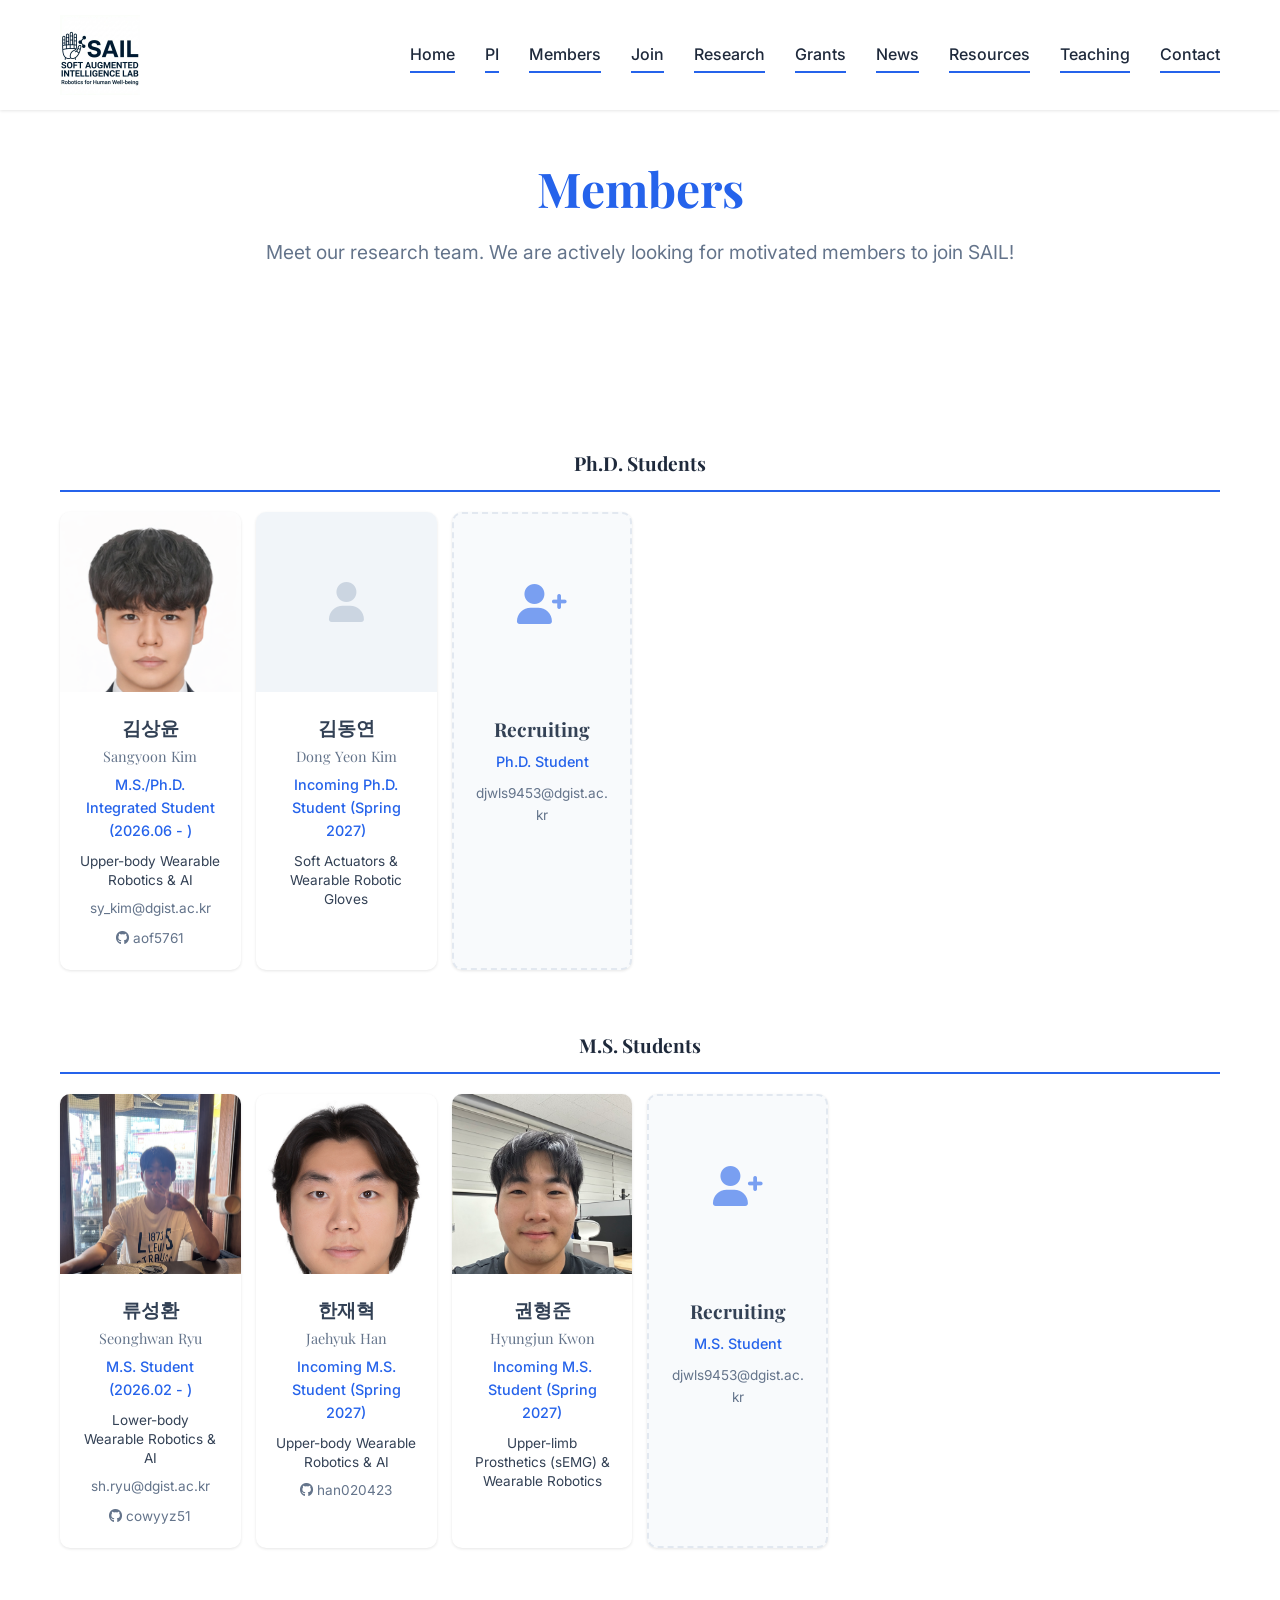
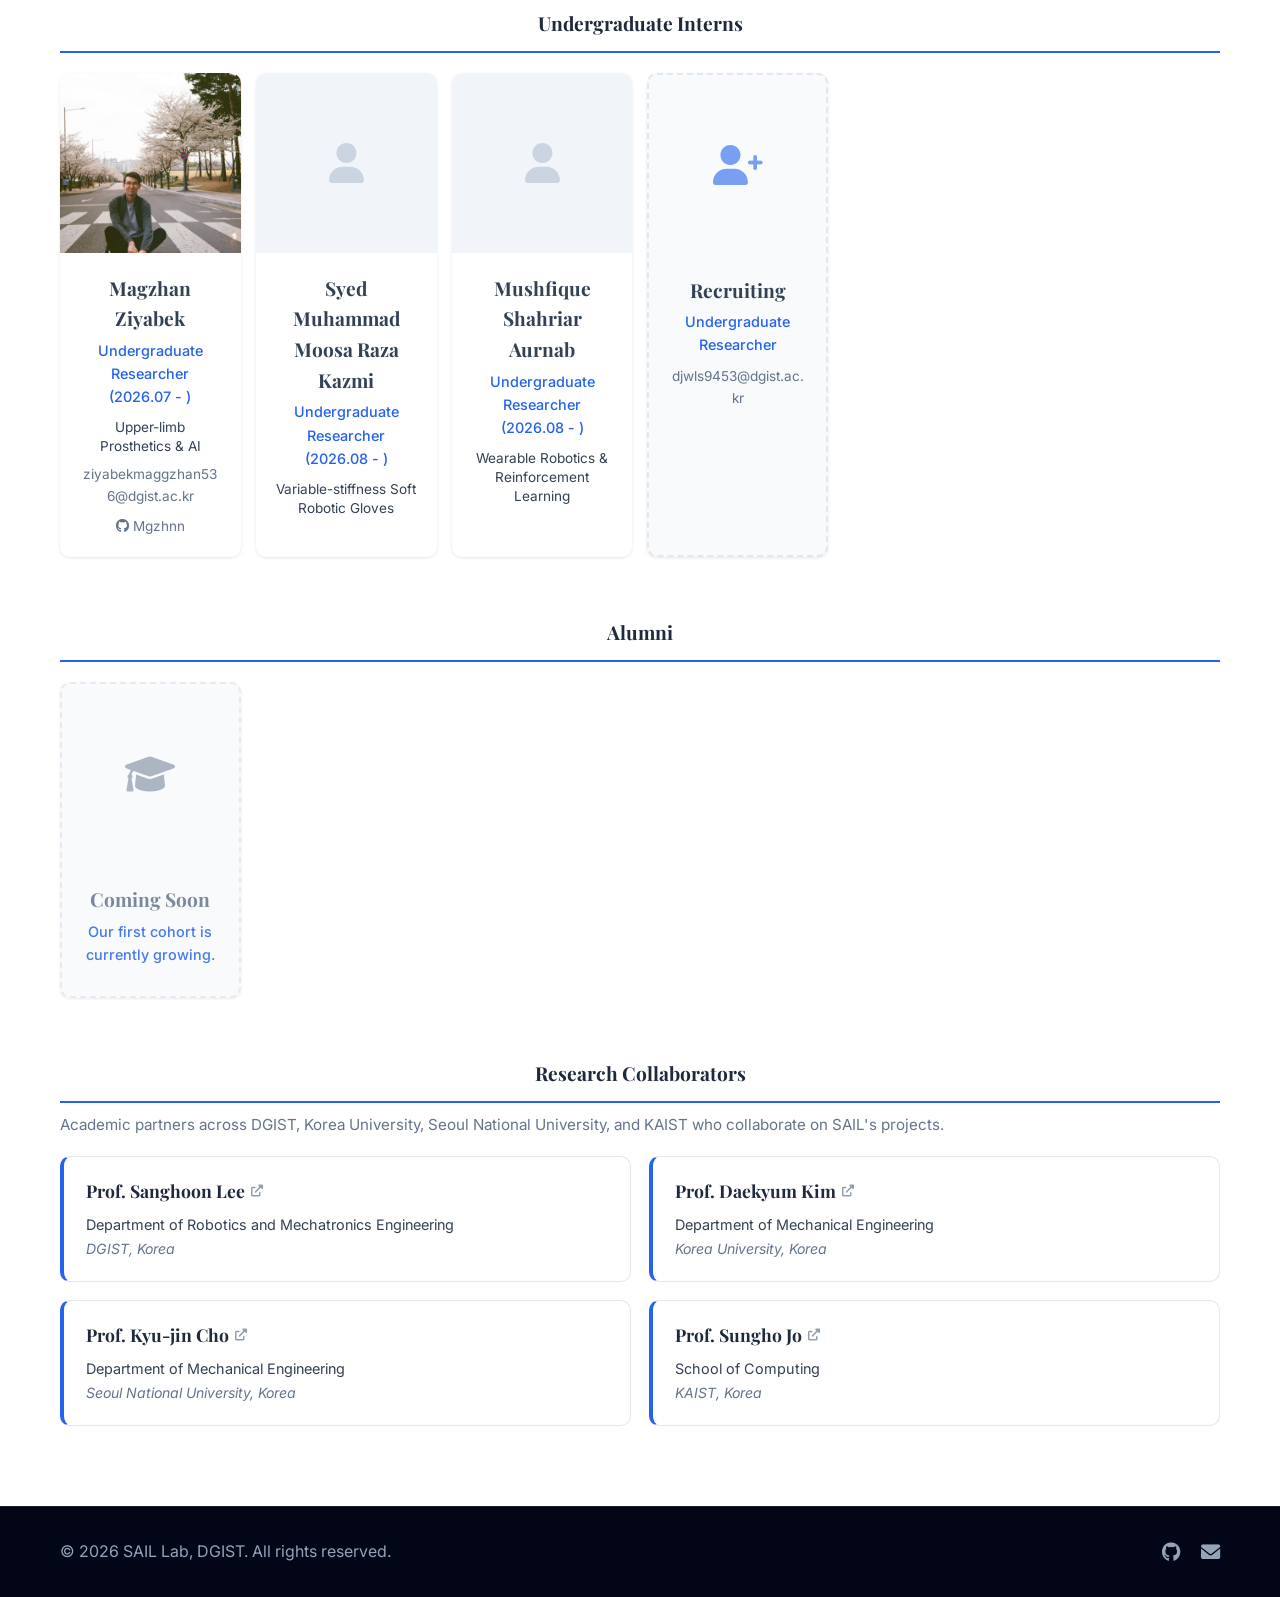
<file: members.html>
<!DOCTYPE html>
<html lang="en">

<head>
    <meta charset="UTF-8">
    <meta name="viewport" content="width=device-width, initial-scale=1.0">
    <title>Members | SAIL Lab</title>
    <link rel="stylesheet" href="styles.css">
    <link rel="preconnect" href="https://fonts.googleapis.com">
    <link rel="preconnect" href="https://fonts.gstatic.com" crossorigin>
    <link
        href="https://fonts.googleapis.com/css2?family=Inter:wght@300;400;500;600;700&family=Playfair+Display:wght@400;700&display=swap"
        rel="stylesheet">
    <link rel="stylesheet" href="https://cdnjs.cloudflare.com/ajax/libs/font-awesome/6.0.0/css/all.min.css">
</head>

<body>
    <nav class="navbar">
        <div class="container nav-container">
            <a href="index.html#home" class="logo">
                <img src="assets/images/branding/lab_logo.png" alt="Eojin Rho" class="logo-img">
            </a>
            <div class="nav-links">
                <a href="index.html#home" class="nav-link">Home</a>
                <a href="index.html#about" class="nav-link">PI</a>
                <a href="index.html#members" class="nav-link active">Members</a>
                <a href="index.html#join" class="nav-link">Join</a>
                <a href="index.html#research" class="nav-link">Research</a>
                <a href="index.html#grants" class="nav-link">Grants</a>
                <a href="index.html#news" class="nav-link">News</a>
                <a href="index.html#resources" class="nav-link">Resources</a>
                <a href="index.html#teaching" class="nav-link">Teaching</a>
                <a href="index.html#contact" class="nav-link">Contact</a>
            </div>
            <div class="hamburger">
                <span></span>
                <span></span>
                <span></span>
            </div>
        </div>
    </nav>

    <header class="page-hero">
        <div class="container">
            <h1>Members</h1>
            <p>Meet our research team. We are actively looking for motivated members to join SAIL!</p>
        </div>
    </header>

    <main class="section">
        <div class="container">
            <div class="member-categories">
                <!-- Ph.D. Section -->
                <div class="member-category" id="phd-students">
                    <h3 class="category-title">Ph.D. Students</h3>
                    <div class="member-grid">
                        <div class="member-card">
                            <div class="member-photo-container">
                                <img src="assets/images/members/sangyoon_kim.png" alt="Sangyoon Kim" class="member-photo">
                            </div>
                            <div class="member-info">
                                <h3>김상윤<br><span class="name-en">Sangyoon Kim</span></h3>
                                <p class="role">M.S./Ph.D. Integrated Student (2026.06 - )</p>
                                <p class="research">Upper-body Wearable Robotics &amp; AI</p>
                                <p class="email">sy_kim@dgist.ac.kr</p>
                                <p class="github-link"><a href="https://github.com/aof5761" target="_blank" rel="noopener"><i class="fab fa-github"></i> aof5761</a></p>
                            </div>
                        </div>
                        <div class="member-card">
                            <div class="member-photo-placeholder"><i class="fas fa-user"></i></div>
                            <div class="member-info">
                                <h3>김동연<br><span class="name-en">Dong Yeon Kim</span></h3>
                                <p class="role">Incoming Ph.D. Student (Spring 2027)</p>
                                <p class="research">Soft Actuators &amp; Wearable Robotic Gloves</p>
                            </div>
                        </div>
                        <div class="member-card recruiting">
                            <div class="member-photo-placeholder"><i class="fas fa-user-plus"></i></div>
                            <div class="member-info">
                                <h3>Recruiting</h3>
                                <p class="role">Ph.D. Student</p>
                                <p class="email">djwls9453@dgist.ac.kr</p>
                            </div>
                        </div>
                    </div>
                </div>

                <!-- M.S. Section -->
                <div class="member-category" id="ms-students">
                    <h3 class="category-title">M.S. Students</h3>
                    <div class="member-grid">
                        <div class="member-card">
                            <div class="member-photo-container">
                                <img src="assets/images/members/seonghwan_ryu.jpeg" alt="Seonghwan Ryu" class="member-photo">
                            </div>
                            <div class="member-info">
                                <h3>류성환<br><span class="name-en">Seonghwan Ryu</span></h3>
                                <p class="role">M.S. Student (2026.02 - )</p>
                                <p class="research">Lower-body Wearable Robotics &amp; AI</p>
                                <p class="email">sh.ryu@dgist.ac.kr</p>
                                <p class="github-link"><a href="https://github.com/cowyyz51" target="_blank" rel="noopener"><i class="fab fa-github"></i> cowyyz51</a></p>
                            </div>
                        </div>
                        <div class="member-card">
                            <div class="member-photo-container">
                                <img src="assets/images/members/jaehyek_han.jpeg" alt="Jaehyuk Han" class="member-photo">
                            </div>
                            <div class="member-info">
                                <h3>한재혁<br><span class="name-en">Jaehyuk Han</span></h3>
                                <p class="role">Incoming M.S. Student (Spring 2027)</p>
                                <p class="research">Upper-body Wearable Robotics &amp; AI</p>
                                <p class="github-link"><a href="https://github.com/han020423" target="_blank" rel="noopener"><i class="fab fa-github"></i> han020423</a></p>
                            </div>
                        </div>
                        <div class="member-card">
                            <div class="member-photo-container">
                                <img src="assets/images/members/hyungjun_kwon.jpeg" alt="Hyungjun Kwon" class="member-photo">
                            </div>
                            <div class="member-info">
                                <h3>권형준<br><span class="name-en">Hyungjun Kwon</span></h3>
                                <p class="role">Incoming M.S. Student (Spring 2027)</p>
                                <p class="research">Upper-limb Prosthetics (sEMG) &amp; Wearable Robotics</p>
                            </div>
                        </div>
                        <div class="member-card recruiting">
                            <div class="member-photo-placeholder"><i class="fas fa-user-plus"></i></div>
                            <div class="member-info">
                                <h3>Recruiting</h3>
                                <p class="role">M.S. Student</p>
                                <p class="email">djwls9453@dgist.ac.kr</p>
                            </div>
                        </div>
                    </div>
                </div>

                <!-- Undergrad Section -->
                <div class="member-category" id="undergrad-interns">
                    <h3 class="category-title">Undergraduate Interns</h3>
                    <div class="member-grid">
                        <div class="member-card">
                            <div class="member-photo-container">
                                <img src="assets/images/members/ziyabek_magzhan.jpeg" alt="Magzhan Ziyabek" class="member-photo">
                            </div>
                            <div class="member-info">
                                <h3>Magzhan Ziyabek</h3>
                                <p class="role">Undergraduate Researcher (2026.07 - )</p>
                                <p class="research">Upper-limb Prosthetics &amp; AI</p>
                                <p class="email">ziyabekmaggzhan536@dgist.ac.kr</p>
                                <p class="github-link"><a href="https://github.com/Mgzhnn" target="_blank" rel="noopener"><i class="fab fa-github"></i> Mgzhnn</a></p>
                            </div>
                        </div>
                        <div class="member-card">
                            <div class="member-photo-placeholder"><i class="fas fa-user"></i></div>
                            <div class="member-info">
                                <h3>Syed Muhammad Moosa Raza Kazmi</h3>
                                <p class="role">Undergraduate Researcher (2026.08 - )</p>
                                <p class="research">Variable-stiffness Soft Robotic Gloves</p>
                            </div>
                        </div>
                        <div class="member-card">
                            <div class="member-photo-placeholder"><i class="fas fa-user"></i></div>
                            <div class="member-info">
                                <h3>Mushfique Shahriar Aurnab</h3>
                                <p class="role">Undergraduate Researcher (2026.08 - )</p>
                                <p class="research">Wearable Robotics &amp; Reinforcement Learning</p>
                            </div>
                        </div>
                        <div class="member-card recruiting">
                            <div class="member-photo-placeholder"><i class="fas fa-user-plus"></i></div>
                            <div class="member-info">
                                <h3>Recruiting</h3>
                                <p class="role">Undergraduate Researcher</p>
                                <p class="email">djwls9453@dgist.ac.kr</p>
                            </div>
                        </div>
                    </div>
                </div>

                <!-- Alumni Section -->
                <div class="member-category" id="alumni">
                    <h3 class="category-title">Alumni</h3>
                    <div class="member-grid">
                        <div class="member-card placeholder-card">
                            <div class="member-photo-placeholder"><i class="fas fa-graduation-cap"></i></div>
                            <div class="member-info">
                                <h3>Coming Soon</h3>
                                <p class="role">Our first cohort is currently growing.</p>
                            </div>
                        </div>
                    </div>
                </div>

                <!-- Research Collaborators Section -->
                <div class="member-category" id="collaborators">
                    <h3 class="category-title">Research Collaborators</h3>
                    <p class="category-desc">Academic partners across DGIST, Korea University, Seoul National University, and KAIST who collaborate on SAIL's projects.</p>
                    <div class="collaborator-grid">
                        <article class="collaborator-card">
                            <h4>
                                <a href="https://scholar.google.com/citations?user=NK6p51sAAAAJ&amp;hl=en"
                                    target="_blank" rel="noopener noreferrer">
                                    Prof. Sanghoon Lee
                                    <i class="fas fa-external-link-alt"></i>
                                </a>
                            </h4>
                            <p class="collaborator-affiliation">Department of Robotics and Mechatronics Engineering</p>
                            <p class="collaborator-institution">DGIST, Korea</p>
                        </article>

                        <article class="collaborator-card">
                            <h4>
                                <a href="https://scholar.google.com/citations?user=JvYkIEAAAAAJ&amp;hl=en"
                                    target="_blank" rel="noopener noreferrer">
                                    Prof. Daekyum Kim
                                    <i class="fas fa-external-link-alt"></i>
                                </a>
                            </h4>
                            <p class="collaborator-affiliation">Department of Mechanical Engineering</p>
                            <p class="collaborator-institution">Korea University, Korea</p>
                        </article>

                        <article class="collaborator-card">
                            <h4>
                                <a href="https://scholar.google.com/citations?user=0tZCHoUAAAAJ&amp;hl=en"
                                    target="_blank" rel="noopener noreferrer">
                                    Prof. Kyu-jin Cho
                                    <i class="fas fa-external-link-alt"></i>
                                </a>
                            </h4>
                            <p class="collaborator-affiliation">Department of Mechanical Engineering</p>
                            <p class="collaborator-institution">Seoul National University, Korea</p>
                        </article>

                        <article class="collaborator-card">
                            <h4>
                                <a href="http://nmail.kaist.ac.kr/wordpress/"
                                    target="_blank" rel="noopener noreferrer">
                                    Prof. Sungho Jo
                                    <i class="fas fa-external-link-alt"></i>
                                </a>
                            </h4>
                            <p class="collaborator-affiliation">School of Computing</p>
                            <p class="collaborator-institution">KAIST, Korea</p>
                        </article>
                    </div>
                </div>
            </div>
        </div>
    </main>

    <footer>
        <div class="container footer-content">
            <p>&copy; 2026 SAIL Lab, DGIST. All rights reserved.</p>
            <div class="social-links">
                <a href="https://github.com/dgist-sail" target="_blank" rel="noopener noreferrer" aria-label="SAIL Lab on GitHub"><i class="fab fa-github"></i></a>
                <a href="mailto:djwls9453@dgist.ac.kr" aria-label="Email Prof. Eojin Rho"><i class="fas fa-envelope"></i></a>
            </div>
        </div>
    </footer>

    <script src="script.js"></script>
</body>

</html>
</file>
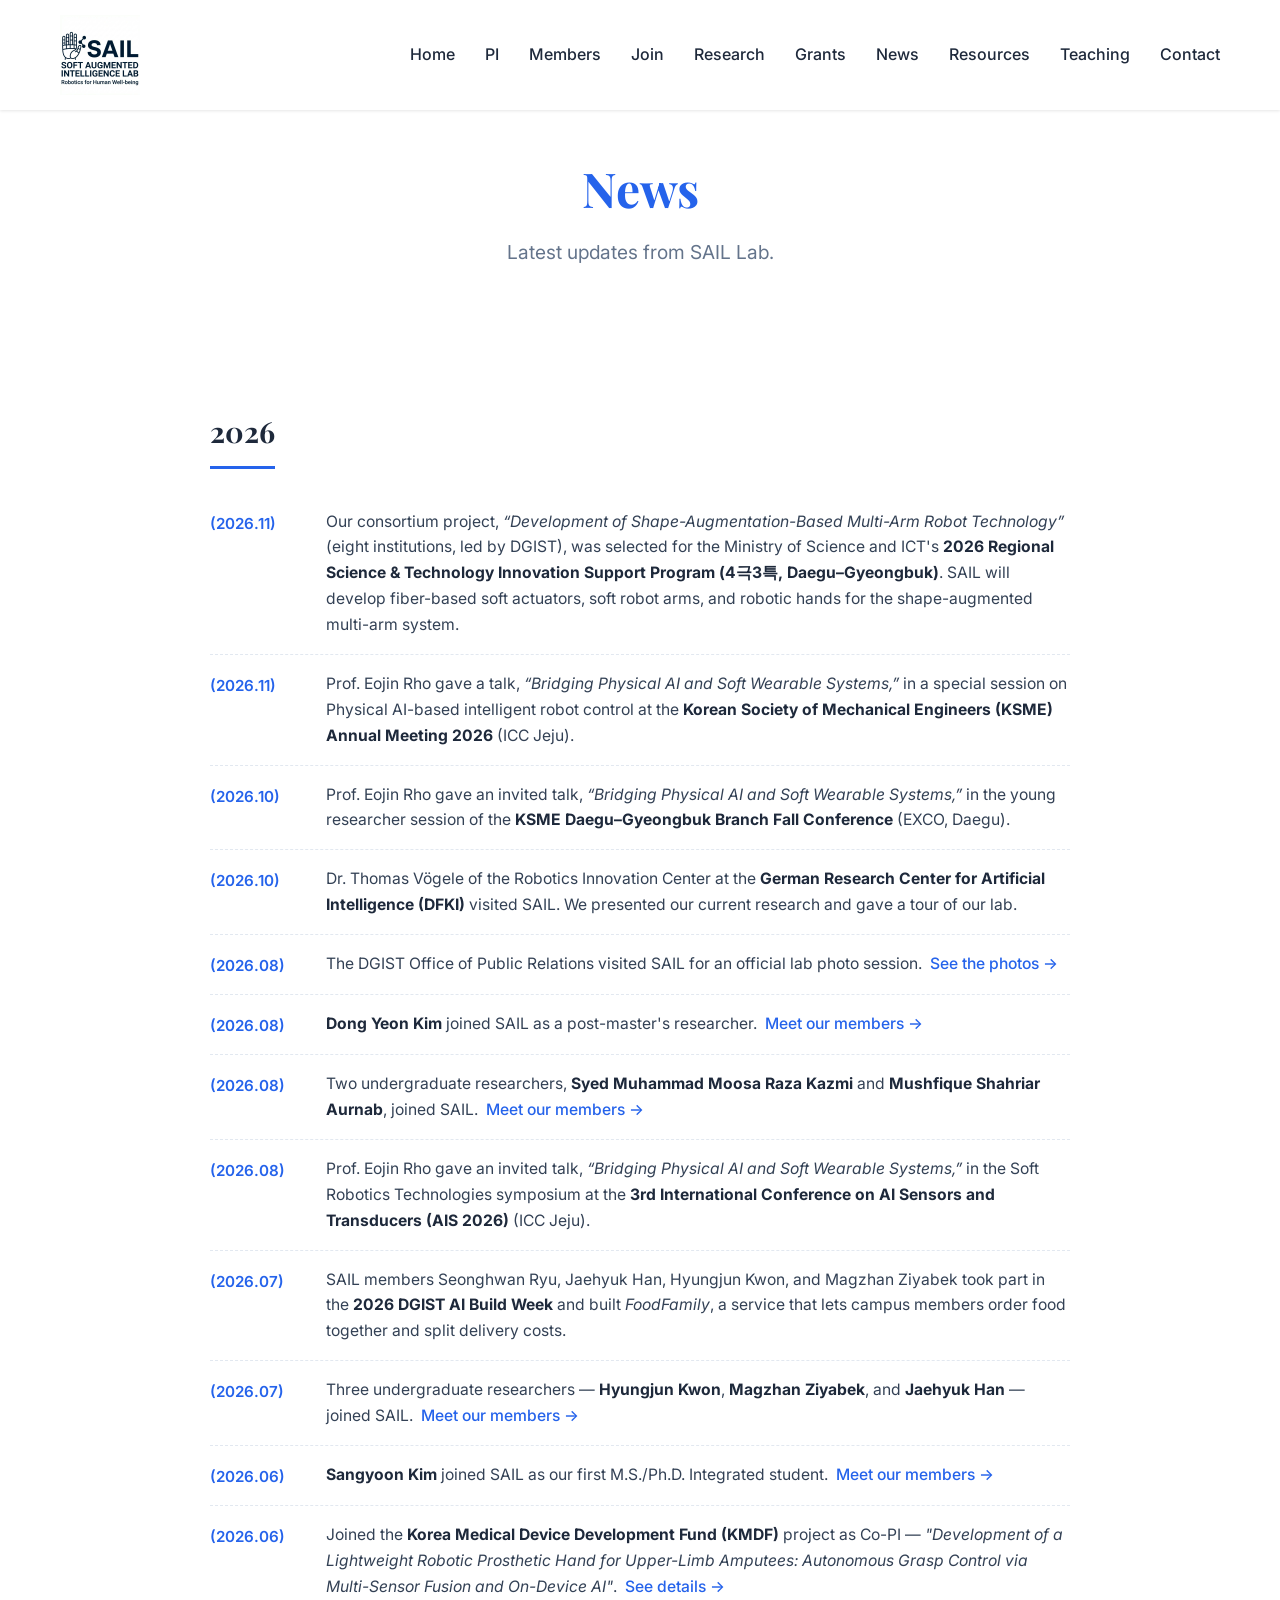
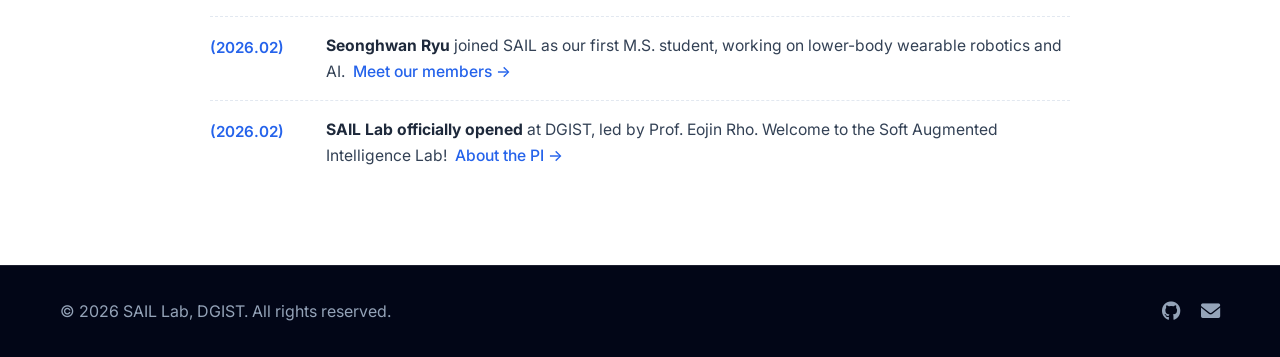
<file: news.html>
<!DOCTYPE html>
<html lang="en">

<head>
    <meta charset="UTF-8">
    <meta name="viewport" content="width=device-width, initial-scale=1.0">
    <title>News | SAIL Lab</title>
    <meta name="description"
        content="Latest news and updates from SAIL Lab (Soft Augmented Intelligence Lab) at DGIST.">
    <link rel="stylesheet" href="styles.css">
    <link rel="preconnect" href="https://fonts.googleapis.com">
    <link rel="preconnect" href="https://fonts.gstatic.com" crossorigin>
    <link
        href="https://fonts.googleapis.com/css2?family=Inter:wght@300;400;500;600;700&family=Playfair+Display:wght@400;700&display=swap"
        rel="stylesheet">
    <link rel="stylesheet" href="https://cdnjs.cloudflare.com/ajax/libs/font-awesome/6.0.0/css/all.min.css">
</head>

<body>
    <nav class="navbar">
        <div class="container nav-container">
            <a href="index.html#home" class="logo">
                <img src="assets/images/branding/lab_logo.png" alt="Eojin Rho" class="logo-img">
            </a>
            <div class="nav-links">
                <a href="index.html#home" class="nav-link">Home</a>
                <a href="index.html#about" class="nav-link">PI</a>
                <a href="index.html#members" class="nav-link">Members</a>
                <a href="index.html#join" class="nav-link">Join</a>
                <a href="index.html#research" class="nav-link">Research</a>
                <a href="index.html#grants" class="nav-link">Grants</a>
                <a href="index.html#news" class="nav-link active">News</a>
                <a href="index.html#resources" class="nav-link">Resources</a>
                <a href="index.html#teaching" class="nav-link">Teaching</a>
                <a href="index.html#contact" class="nav-link">Contact</a>
            </div>
            <div class="hamburger">
                <span></span>
                <span></span>
                <span></span>
            </div>
        </div>
    </nav>

    <header class="page-hero">
        <div class="container">
            <h1>News</h1>
            <p>Latest updates from SAIL Lab.</p>
        </div>
    </header>

    <main class="section">
        <div class="container news-container">

            <section class="news-year">
                <h2 class="news-year-title">2026</h2>
                <ul class="news-list">
                    <li class="news-item">
                        <span class="news-date">(2026.11)</span>
                        <span class="news-text">
                            Our consortium project, <em>&ldquo;Development of Shape-Augmentation-Based Multi-Arm Robot Technology&rdquo;</em> (eight institutions, led by DGIST), was selected for the Ministry of Science and ICT's <strong>2026 Regional Science &amp; Technology Innovation Support Program (<span lang="ko">4극3특</span>, Daegu&ndash;Gyeongbuk)</strong>. SAIL will develop fiber-based soft actuators, soft robot arms, and robotic hands for the shape-augmented multi-arm system.
                        </span>
                    </li>
                    <li class="news-item">
                        <span class="news-date">(2026.11)</span>
                        <span class="news-text">
                            Prof. Eojin Rho gave a talk, <em>&ldquo;Bridging Physical AI and Soft Wearable Systems,&rdquo;</em> in a special session on Physical AI-based intelligent robot control at the <strong>Korean Society of Mechanical Engineers (KSME) Annual Meeting 2026</strong> (ICC Jeju).
                        </span>
                    </li>
                    <li class="news-item">
                        <span class="news-date">(2026.10)</span>
                        <span class="news-text">
                            Prof. Eojin Rho gave an invited talk, <em>&ldquo;Bridging Physical AI and Soft Wearable Systems,&rdquo;</em> in the young researcher session of the <strong>KSME Daegu&ndash;Gyeongbuk Branch Fall Conference</strong> (EXCO, Daegu).
                        </span>
                    </li>
                    <li class="news-item">
                        <span class="news-date">(2026.10)</span>
                        <span class="news-text">
                            Dr. Thomas V&ouml;gele of the Robotics Innovation Center at the <strong>German Research Center for Artificial Intelligence (DFKI)</strong> visited SAIL. We presented our current research and gave a tour of our lab.
                        </span>
                    </li>
                    <li class="news-item">
                        <span class="news-date">(2026.08)</span>
                        <span class="news-text">
                            The DGIST Office of Public Relations visited SAIL for an official lab photo session. <a href="resources.html" class="news-link">See the photos &rarr;</a>
                        </span>
                    </li>
                    <li class="news-item">
                        <span class="news-date">(2026.08)</span>
                        <span class="news-text">
                            <strong>Dong Yeon Kim</strong> joined SAIL as a post-master's researcher. <a href="members.html#phd-students" class="news-link">Meet our members &rarr;</a>
                        </span>
                    </li>
                    <li class="news-item">
                        <span class="news-date">(2026.08)</span>
                        <span class="news-text">
                            Two undergraduate researchers, <strong>Syed Muhammad Moosa Raza Kazmi</strong> and <strong>Mushfique Shahriar Aurnab</strong>, joined SAIL. <a href="members.html#undergrad-interns" class="news-link">Meet our members &rarr;</a>
                        </span>
                    </li>
                    <li class="news-item">
                        <span class="news-date">(2026.08)</span>
                        <span class="news-text">
                            Prof. Eojin Rho gave an invited talk, <em>&ldquo;Bridging Physical AI and Soft Wearable Systems,&rdquo;</em> in the Soft Robotics Technologies symposium at the <strong>3rd International Conference on AI Sensors and Transducers (AIS 2026)</strong> (ICC Jeju).
                        </span>
                    </li>
                    <li class="news-item">
                        <span class="news-date">(2026.07)</span>
                        <span class="news-text">
                            SAIL members Seonghwan Ryu, Jaehyuk Han, Hyungjun Kwon, and Magzhan Ziyabek took part in the <strong>2026 DGIST AI Build Week</strong> and built <em>FoodFamily</em>, a service that lets campus members order food together and split delivery costs.
                        </span>
                    </li>
                    <li class="news-item">
                        <span class="news-date">(2026.07)</span>
                        <span class="news-text">
                            Three undergraduate researchers &mdash; <strong>Hyungjun Kwon</strong>,
                            <strong>Magzhan Ziyabek</strong>, and <strong>Jaehyuk Han</strong> &mdash; joined SAIL.
                            <a href="members.html" class="news-link">Meet our members →</a>
                        </span>
                    </li>
                    <li class="news-item">
                        <span class="news-date">(2026.06)</span>
                        <span class="news-text">
                            <strong>Sangyoon Kim</strong> joined SAIL as our first M.S./Ph.D. Integrated student.
                            <a href="members.html#phd-students" class="news-link">Meet our members →</a>
                        </span>
                    </li>
                    <li class="news-item">
                        <span class="news-date">(2026.06)</span>
                        <span class="news-text">
                            Joined the <strong>Korea Medical Device Development Fund (KMDF)</strong> project as Co-PI —
                            <em>"Development of a Lightweight Robotic Prosthetic Hand for Upper-Limb Amputees:
                            Autonomous Grasp Control via Multi-Sensor Fusion and On-Device AI"</em>.
                            <a href="grants.html" class="news-link">See details →</a>
                        </span>
                    </li>
                    <li class="news-item">
                        <span class="news-date">(2026.02)</span>
                        <span class="news-text">
                            <strong>Seonghwan Ryu</strong> joined SAIL as our first M.S. student, working on
                            lower-body wearable robotics and AI.
                            <a href="members.html#ms-students" class="news-link">Meet our members →</a>
                        </span>
                    </li>
                    <li class="news-item">
                        <span class="news-date">(2026.02)</span>
                        <span class="news-text">
                            <strong>SAIL Lab officially opened</strong> at DGIST, led by Prof. Eojin Rho.
                            Welcome to the Soft Augmented Intelligence Lab!
                            <a href="index.html#about" class="news-link">About the PI →</a>
                        </span>
                    </li>
                </ul>
            </section>

        </div>
    </main>

    <footer>
        <div class="container footer-content">
            <p>&copy; 2026 SAIL Lab, DGIST. All rights reserved.</p>
            <div class="social-links">
                <a href="https://github.com/dgist-sail" target="_blank" rel="noopener noreferrer" aria-label="SAIL Lab on GitHub"><i class="fab fa-github"></i></a>
                <a href="mailto:djwls9453@dgist.ac.kr" aria-label="Email Prof. Eojin Rho"><i class="fas fa-envelope"></i></a>
            </div>
        </div>
    </footer>

    <script src="script.js"></script>
</body>

</html>
</file>
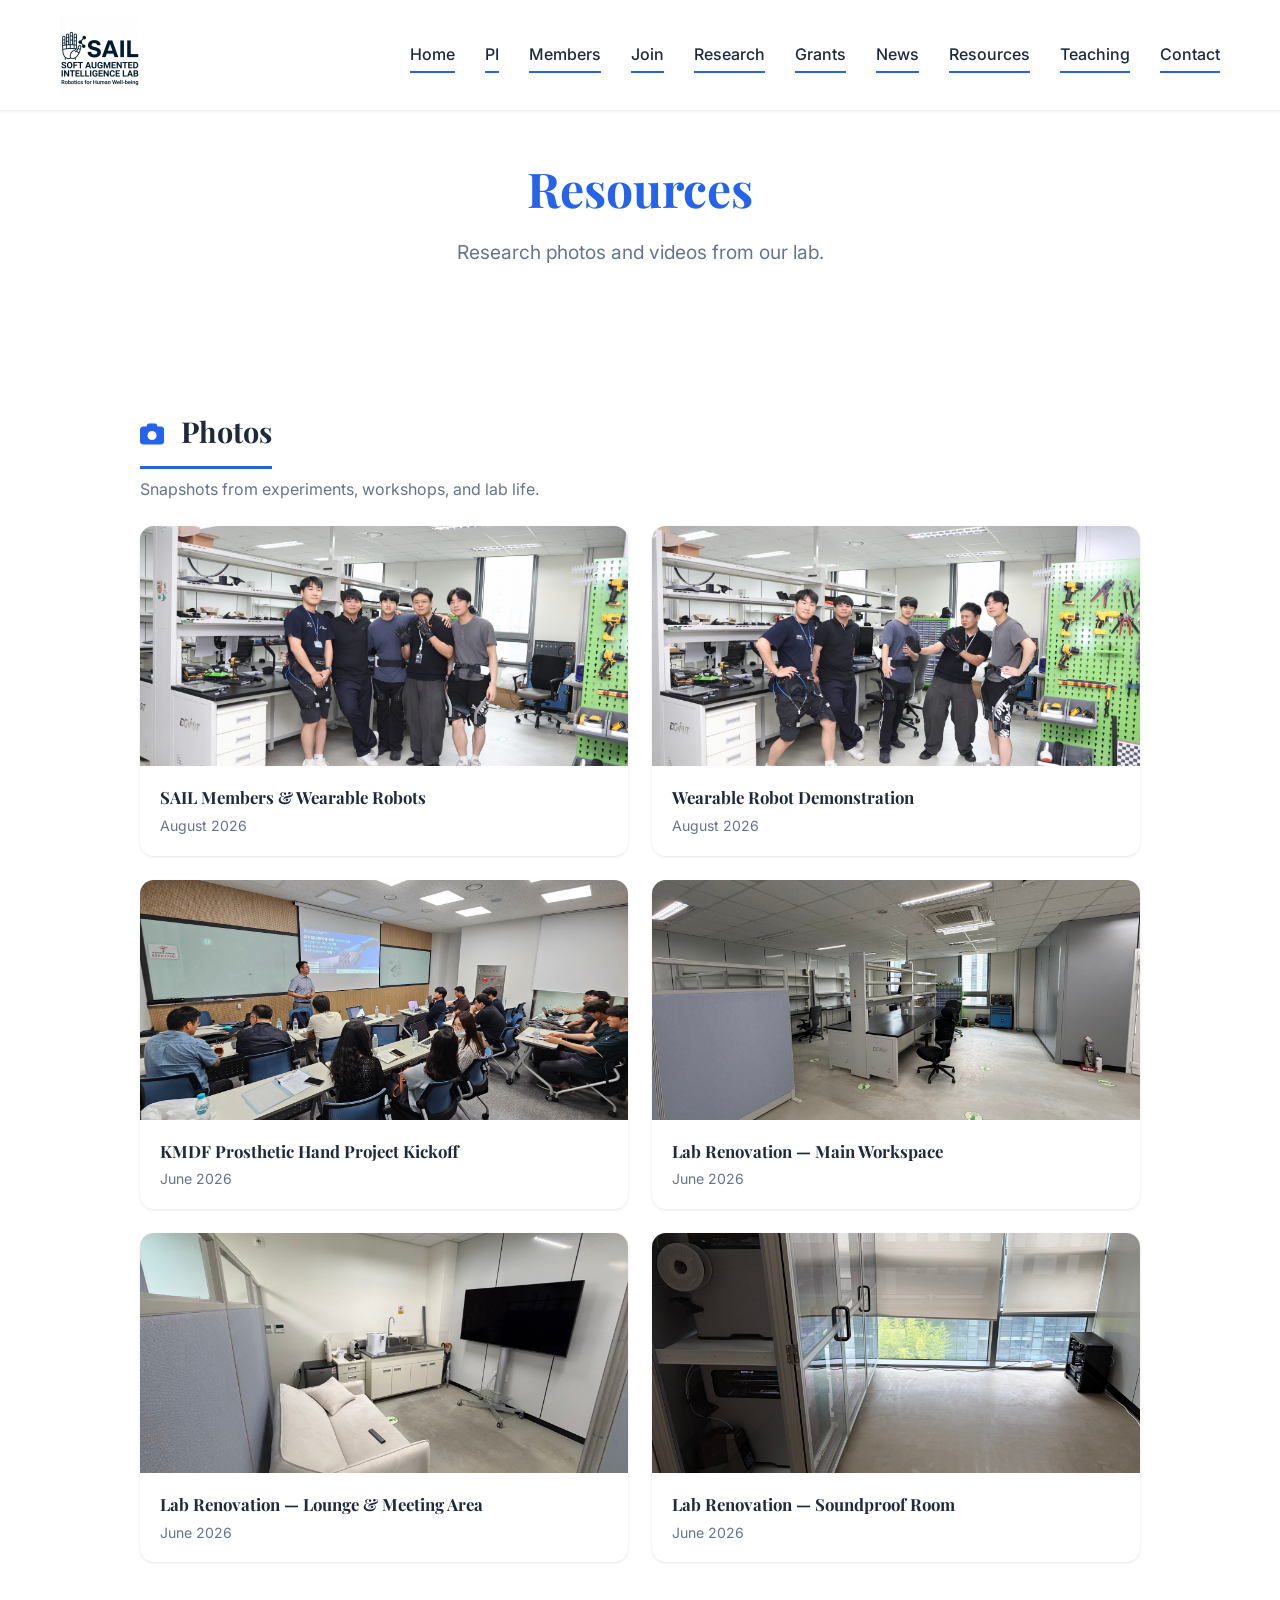
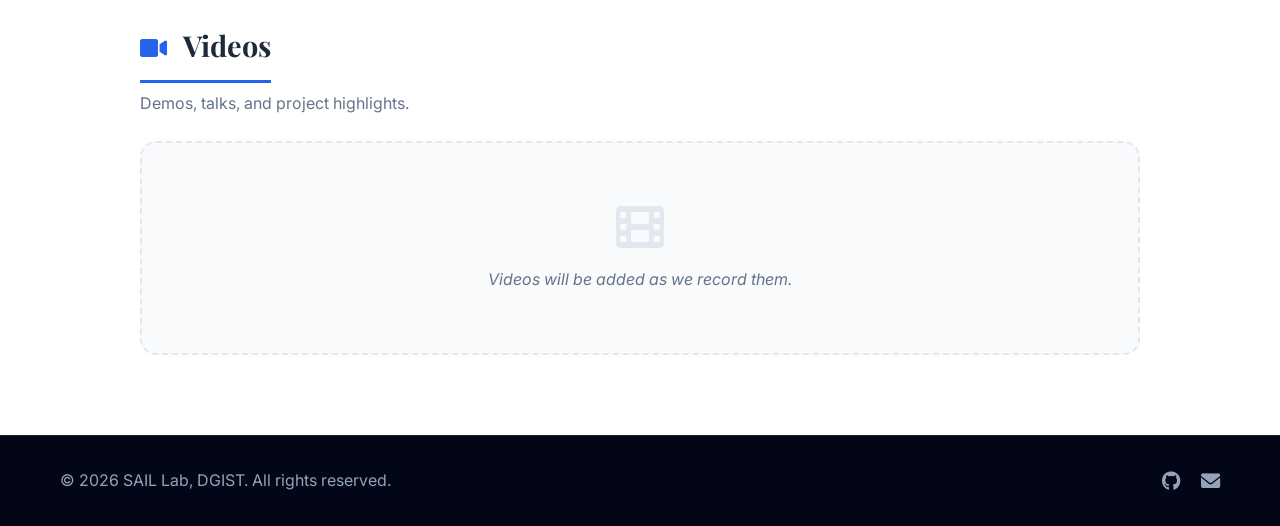
<file: resources.html>
<!DOCTYPE html>
<html lang="en">

<head>
    <meta charset="UTF-8">
    <meta name="viewport" content="width=device-width, initial-scale=1.0">
    <title>Resources | SAIL Lab</title>
    <meta name="description"
        content="Research photos and videos from SAIL Lab (Soft Augmented Intelligence Lab) at DGIST.">
    <link rel="stylesheet" href="styles.css">
    <link rel="preconnect" href="https://fonts.googleapis.com">
    <link rel="preconnect" href="https://fonts.gstatic.com" crossorigin>
    <link
        href="https://fonts.googleapis.com/css2?family=Inter:wght@300;400;500;600;700&family=Playfair+Display:wght@400;700&display=swap"
        rel="stylesheet">
    <link rel="stylesheet" href="https://cdnjs.cloudflare.com/ajax/libs/font-awesome/6.0.0/css/all.min.css">
</head>

<body>
    <nav class="navbar">
        <div class="container nav-container">
            <a href="index.html#home" class="logo">
                <img src="assets/images/branding/lab_logo.png" alt="Eojin Rho" class="logo-img">
            </a>
            <div class="nav-links">
                <a href="index.html#home" class="nav-link">Home</a>
                <a href="index.html#about" class="nav-link">PI</a>
                <a href="index.html#members" class="nav-link">Members</a>
                <a href="index.html#join" class="nav-link">Join</a>
                <a href="index.html#research" class="nav-link">Research</a>
                <a href="index.html#grants" class="nav-link">Grants</a>
                <a href="index.html#news" class="nav-link">News</a>
                <a href="index.html#resources" class="nav-link active">Resources</a>
                <a href="index.html#teaching" class="nav-link">Teaching</a>
                <a href="index.html#contact" class="nav-link">Contact</a>
            </div>
            <div class="hamburger">
                <span></span>
                <span></span>
                <span></span>
            </div>
        </div>
    </nav>

    <header class="page-hero">
        <div class="container">
            <h1>Resources</h1>
            <p>Research photos and videos from our lab.</p>
        </div>
    </header>

    <main class="section">
        <div class="container">

            <!-- Photos -->
            <section class="resource-section">
                <h2 class="resource-section-title"><i class="fas fa-camera"></i> Photos</h2>
                <p class="resource-section-desc">Snapshots from experiments, workshops, and lab life.</p>
                <div class="photo-gallery">
                    <figure class="photo-card">
                        <img src="assets/images/resources/sail_group_2026.jpg"
                            alt="Five SAIL members in the lab at DGIST, four of them wearing lower-body exoskeletons or robotic gloves">
                        <figcaption>
                            <h4>SAIL Members &amp; Wearable Robots</h4>
                            <p class="photo-date">August 2026</p>
                        </figcaption>
                    </figure>
                    <figure class="photo-card">
                        <img src="assets/images/resources/sail_wearables_2026.jpg"
                            alt="SAIL members demonstrating wearable robots for the upper and lower body">
                        <figcaption>
                            <h4>Wearable Robot Demonstration</h4>
                            <p class="photo-date">August 2026</p>
                        </figcaption>
                    </figure>
                    <figure class="photo-card">
                        <img src="assets/images/resources/resources_prothericskickoff.JPG"
                            alt="KMDF Prosthetic Hand Project Kickoff Meeting">
                        <figcaption>
                            <h4>KMDF Prosthetic Hand Project Kickoff</h4>
                            <p class="photo-date">June 2026</p>
                        </figcaption>
                    </figure>
                    <figure class="photo-card">
                        <img src="assets/images/resources/lab_renovation1.jpg"
                            alt="SAIL lab main workspace after renovation">
                        <figcaption>
                            <h4>Lab Renovation &mdash; Main Workspace</h4>
                            <p class="photo-date">June 2026</p>
                        </figcaption>
                    </figure>
                    <figure class="photo-card">
                        <img src="assets/images/resources/lab_renovation2.jpg"
                            alt="SAIL lab lounge and meeting area">
                        <figcaption>
                            <h4>Lab Renovation &mdash; Lounge &amp; Meeting Area</h4>
                            <p class="photo-date">June 2026</p>
                        </figcaption>
                    </figure>
                    <figure class="photo-card">
                        <img src="assets/images/resources/lab_renovation3.jpg"
                            alt="SAIL lab soundproof room">
                        <figcaption>
                            <h4>Lab Renovation &mdash; Soundproof Room</h4>
                            <p class="photo-date">June 2026</p>
                        </figcaption>
                    </figure>
                </div>
            </section>

            <!-- Videos -->
            <section class="resource-section">
                <h2 class="resource-section-title"><i class="fas fa-video"></i> Videos</h2>
                <p class="resource-section-desc">Demos, talks, and project highlights.</p>
                <div class="resource-empty">
                    <i class="fas fa-film"></i>
                    <p>Videos will be added as we record them.</p>
                </div>
            </section>

        </div>
    </main>

    <footer>
        <div class="container footer-content">
            <p>&copy; 2026 SAIL Lab, DGIST. All rights reserved.</p>
            <div class="social-links">
                <a href="https://github.com/dgist-sail" target="_blank" rel="noopener noreferrer" aria-label="SAIL Lab on GitHub"><i class="fab fa-github"></i></a>
                <a href="mailto:djwls9453@dgist.ac.kr" aria-label="Email Prof. Eojin Rho"><i class="fas fa-envelope"></i></a>
            </div>
        </div>
    </footer>

    <script src="script.js"></script>
</body>

</html>
</file>
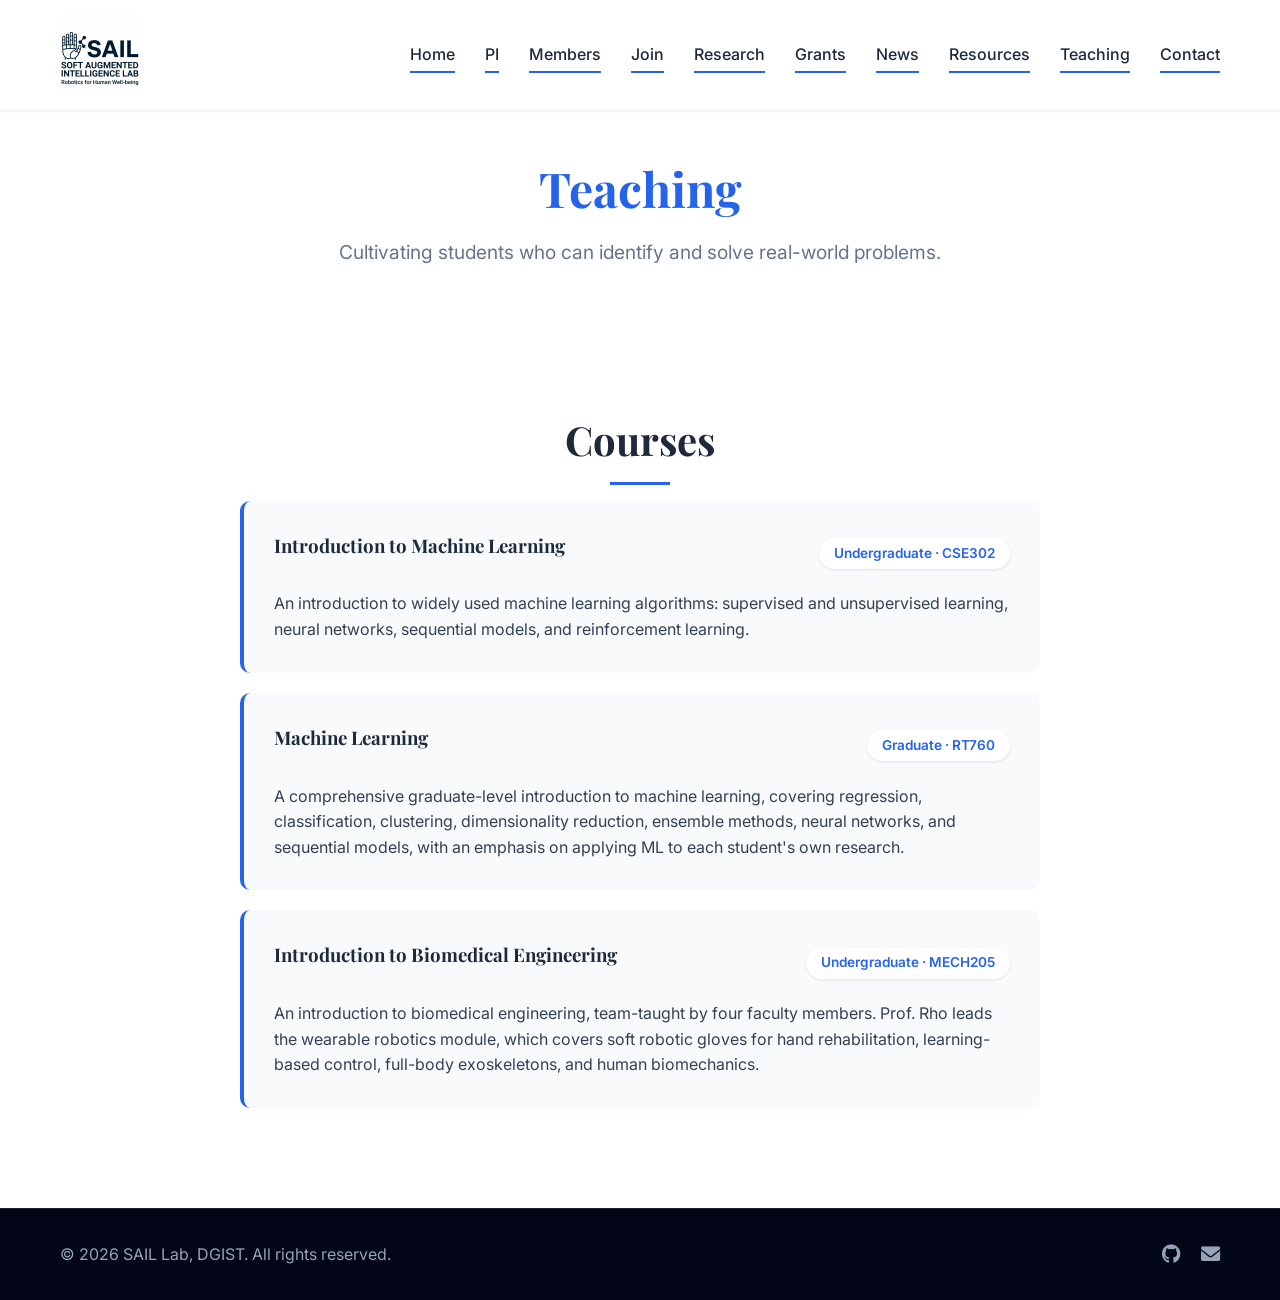
<file: teaching.html>
<!DOCTYPE html>
<html lang="en">

<head>
    <meta charset="UTF-8">
    <meta name="viewport" content="width=device-width, initial-scale=1.0">
    <title>Teaching | SAIL Lab</title>
    <link rel="stylesheet" href="styles.css">
    <link rel="preconnect" href="https://fonts.googleapis.com">
    <link rel="preconnect" href="https://fonts.gstatic.com" crossorigin>
    <link
        href="https://fonts.googleapis.com/css2?family=Inter:wght@300;400;500;600;700&family=Playfair+Display:wght@400;700&display=swap"
        rel="stylesheet">
    <link rel="stylesheet" href="https://cdnjs.cloudflare.com/ajax/libs/font-awesome/6.0.0/css/all.min.css">
</head>

<body>
    <nav class="navbar">
        <div class="container nav-container">
            <a href="index.html#home" class="logo">
                <img src="assets/images/branding/lab_logo.png" alt="Eojin Rho" class="logo-img">
            </a>
            <div class="nav-links">
                <a href="index.html#home" class="nav-link">Home</a>
                <a href="index.html#about" class="nav-link">PI</a>
                <a href="index.html#members" class="nav-link">Members</a>
                <a href="index.html#join" class="nav-link">Join</a>
                <a href="index.html#research" class="nav-link">Research</a>
                <a href="index.html#grants" class="nav-link">Grants</a>
                <a href="index.html#news" class="nav-link">News</a>
                <a href="index.html#resources" class="nav-link">Resources</a>
                <a href="index.html#teaching" class="nav-link active">Teaching</a>
                <a href="index.html#contact" class="nav-link">Contact</a>
            </div>
            <div class="hamburger">
                <span></span>
                <span></span>
                <span></span>
            </div>
        </div>
    </nav>

    <header class="page-hero">
        <div class="container">
            <h1>Teaching</h1>
            <p>Cultivating students who can identify and solve real-world problems.</p>
        </div>
    </header>

    <main class="section">
        <div class="container">


            <section class="courses-list">
                <h2 class="section-title">Courses</h2>
                <div class="teaching-content">
                    <div class="course-card">
                        <div class="course-header">
                            <h3>Introduction to Machine Learning</h3>
                            <span class="semester">Undergraduate &middot; CSE302</span>
                        </div>
                        <p>An introduction to widely used machine learning algorithms: supervised and unsupervised learning, neural networks, sequential models, and reinforcement learning.</p>
                    </div>
                    <div class="course-card">
                        <div class="course-header">
                            <h3>Machine Learning</h3>
                            <span class="semester">Graduate &middot; RT760</span>
                        </div>
                        <p>A comprehensive graduate-level introduction to machine learning, covering regression, classification, clustering, dimensionality reduction, ensemble methods, neural networks, and sequential models, with an emphasis on applying ML to each student's own research.</p>
                    </div>
                    <div class="course-card">
                        <div class="course-header">
                            <h3>Introduction to Biomedical Engineering</h3>
                            <span class="semester">Undergraduate &middot; MECH205</span>
                        </div>
                        <p>An introduction to biomedical engineering, team-taught by four faculty members. Prof. Rho leads the wearable robotics module, which covers soft robotic gloves for hand rehabilitation, learning-based control, full-body exoskeletons, and human biomechanics.</p>
                    </div>
                </div>
            </section>
        </div>
    </main>

    <footer>
        <div class="container footer-content">
            <p>&copy; 2026 SAIL Lab, DGIST. All rights reserved.</p>
            <div class="social-links">
                <a href="https://github.com/dgist-sail" target="_blank" rel="noopener noreferrer" aria-label="SAIL Lab on GitHub"><i class="fab fa-github"></i></a>
                <a href="mailto:djwls9453@dgist.ac.kr" aria-label="Email Prof. Eojin Rho"><i class="fas fa-envelope"></i></a>
            </div>
        </div>
    </footer>

    <script src="script.js"></script>
</body>

</html>
</file>
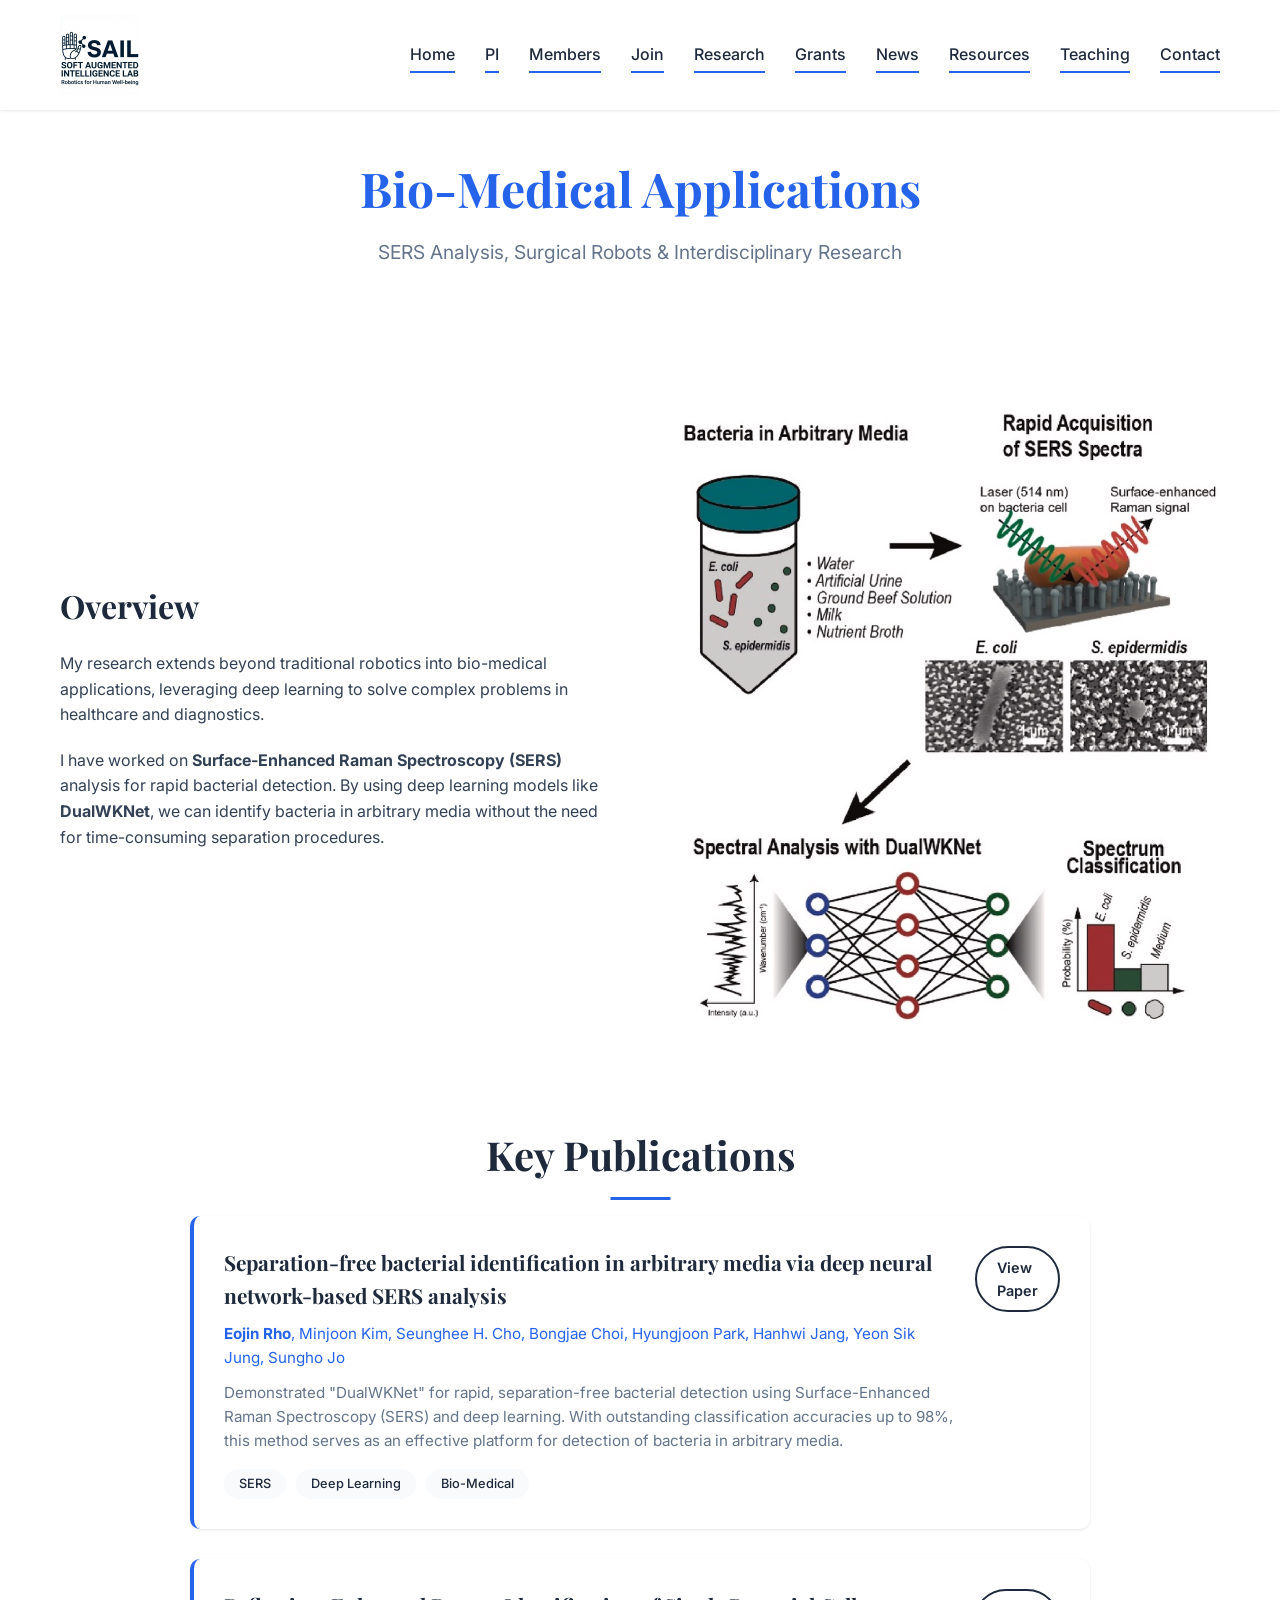
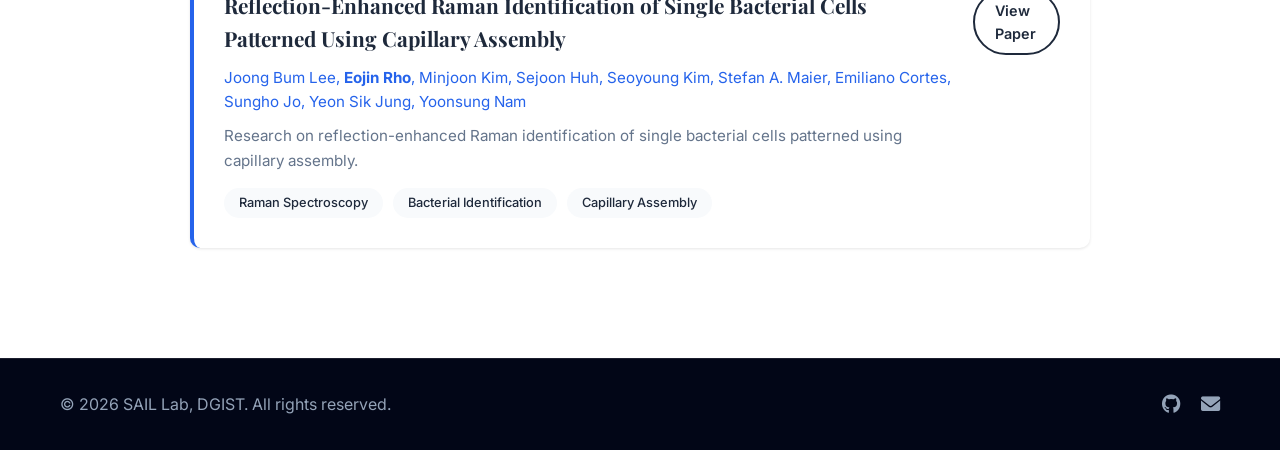
<file: research/bio-medical.html>
<!DOCTYPE html>
<html lang="en">

<head>
    <meta charset="UTF-8">
    <meta name="viewport" content="width=device-width, initial-scale=1.0">
    <title>Bio-Medical Applications | SAIL Lab</title>
    <link rel="stylesheet" href="../styles.css">
    <link rel="preconnect" href="https://fonts.googleapis.com">
    <link rel="preconnect" href="https://fonts.gstatic.com" crossorigin>
    <link
        href="https://fonts.googleapis.com/css2?family=Inter:wght@300;400;500;600;700&family=Playfair+Display:wght@400;700&display=swap"
        rel="stylesheet">
    <link rel="stylesheet" href="https://cdnjs.cloudflare.com/ajax/libs/font-awesome/6.0.0/css/all.min.css">
</head>

<body>
    <nav class="navbar">
        <div class="container nav-container">
            <a href="../index.html#home" class="logo">
                <img src="../assets/images/branding/lab_logo.png" alt="Eojin Rho" class="logo-img">
            </a>
            <div class="nav-links">
                <a href="../index.html#home" class="nav-link">Home</a>
                <a href="../index.html#about" class="nav-link">PI</a>
                <a href="../index.html#members" class="nav-link">Members</a>
                <a href="../index.html#join" class="nav-link">Join</a>
                <a href="../index.html#research" class="nav-link active">Research</a>
                <a href="../index.html#grants" class="nav-link">Grants</a>
                <a href="../index.html#news" class="nav-link">News</a>
                <a href="../index.html#resources" class="nav-link">Resources</a>
                <a href="../index.html#teaching" class="nav-link">Teaching</a>
                <a href="../index.html#contact" class="nav-link">Contact</a>
            </div>
            <div class="hamburger">
                <span></span>
                <span></span>
                <span></span>
            </div>
        </div>
    </nav>

    <header class="page-hero">
        <div class="container">
            <h1>Bio-Medical Applications</h1>
            <p>SERS Analysis, Surgical Robots & Interdisciplinary Research</p>
        </div>
    </header>

    <main class="section">
        <div class="container">
            <div class="research-intro">
                <div class="intro-text">
                    <h2>Overview</h2>
                    <p>My research extends beyond traditional robotics into bio-medical applications, leveraging deep
                        learning to solve complex problems in healthcare and diagnostics.</p>
                    <p>I have worked on <strong>Surface-Enhanced Raman Spectroscopy (SERS)</strong> analysis for rapid
                        bacterial detection. By using deep learning models like <strong>DualWKNet</strong>, we can
                        identify bacteria in arbitrary media without the need for time-consuming separation procedures.
                    </p>
                </div>
                <div class="intro-image">
                    <div class="intro-media">
                        <img src="../assets/images/research/biomedical.jpg" alt="Bio-Medical Applications"
                            style="width: 100%; border-radius: 10px;">
                    </div>
                </div>
            </div>

            <h2 class="section-title">Key Publications</h2>
            <div class="paper-list">
                <article class="paper-item">
                    <div class="paper-content">
                        <h3>Separation-free bacterial identification in arbitrary media via deep neural network-based
                            SERS analysis</h3>
                        <p class="authors"><strong>Eojin Rho</strong>, Minjoon Kim, Seunghee H. Cho, Bongjae Choi,
                            Hyungjoon Park, Hanhwi Jang, Yeon Sik Jung, Sungho Jo</p>
                        <p class="abstract">
                            Demonstrated "DualWKNet" for rapid, separation-free bacterial detection using
                            Surface-Enhanced Raman Spectroscopy (SERS) and deep learning. With outstanding
                            classification accuracies up to 98%, this method serves as an effective platform for
                            detection of bacteria in arbitrary media.
                        </p>
                        <div class="tags">
                            <span class="tag">SERS</span>
                            <span class="tag">Deep Learning</span>
                            <span class="tag">Bio-Medical</span>
                        </div>
                    </div>
                    <div class="paper-action">
                        <a href="../assets/papers/Separation_free_bacterial_identification_in_arbitrary_media_via_deep_neural_network.pdf"
                            class="btn secondary small" target="_blank">View Paper</a>
                    </div>
                </article>

                <article class="paper-item">
                    <div class="paper-content">
                        <h3>Reflection-Enhanced Raman Identification of Single Bacterial Cells Patterned Using Capillary
                            Assembly</h3>
                        <p class="authors">Joong Bum Lee, <strong>Eojin Rho</strong>, Minjoon Kim, Sejoon Huh, Seoyoung
                            Kim, Stefan A. Maier, Emiliano Cortes, Sungho Jo, Yeon Sik Jung, Yoonsung Nam</p>
                        <p class="abstract">
                            Research on reflection-enhanced Raman identification of single bacterial cells patterned
                            using capillary assembly.
                        </p>
                        <div class="tags">
                            <span class="tag">Raman Spectroscopy</span>
                            <span class="tag">Bacterial Identification</span>
                            <span class="tag">Capillary Assembly</span>
                        </div>
                    </div>
                    <div class="paper-action">
                        <a href="../assets/papers/reflection-enhanced-raman-identification-of-single-bacterial-cells-patterned-using-capillary-assembly.pdf"
                            class="btn secondary small" target="_blank">View Paper</a>
                    </div>
                </article>
            </div>
        </div>
    </main>

    <footer>
        <div class="container footer-content">
            <p>&copy; 2026 SAIL Lab, DGIST. All rights reserved.</p>
            <div class="social-links">
                <a href="https://github.com/dgist-sail" target="_blank" rel="noopener noreferrer" aria-label="SAIL Lab on GitHub"><i class="fab fa-github"></i></a>
                <a href="mailto:djwls9453@dgist.ac.kr" aria-label="Email Prof. Eojin Rho"><i class="fas fa-envelope"></i></a>
            </div>
        </div>
    </footer>

    <script src="../script.js"></script>
</body>

</html>
</file>
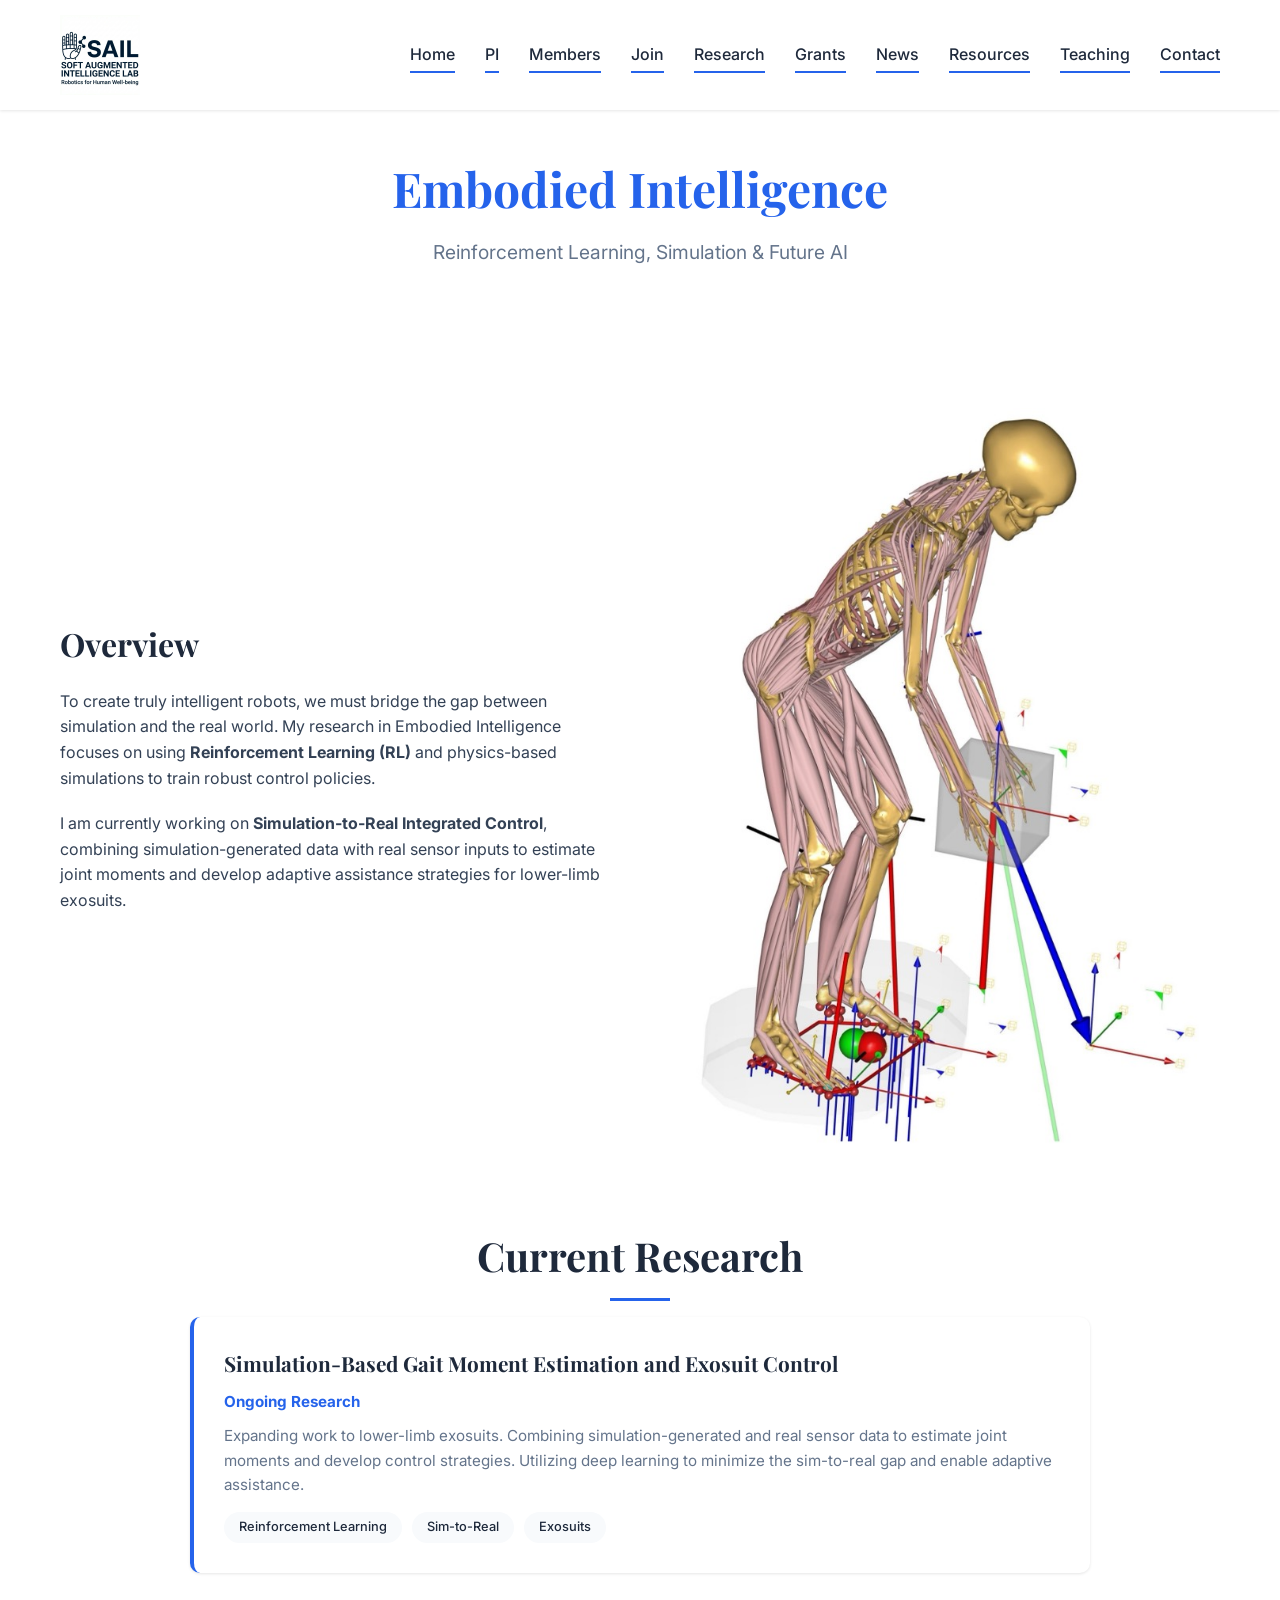
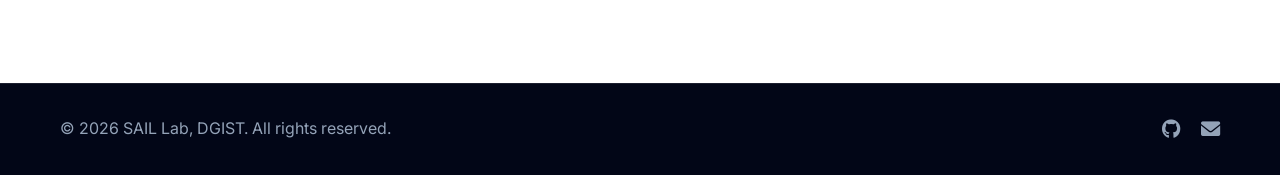
<file: research/embodied-intelligence.html>
<!DOCTYPE html>
<html lang="en">

<head>
    <meta charset="UTF-8">
    <meta name="viewport" content="width=device-width, initial-scale=1.0">
    <title>Embodied Intelligence | SAIL Lab</title>
    <link rel="stylesheet" href="../styles.css">
    <link rel="preconnect" href="https://fonts.googleapis.com">
    <link rel="preconnect" href="https://fonts.gstatic.com" crossorigin>
    <link
        href="https://fonts.googleapis.com/css2?family=Inter:wght@300;400;500;600;700&family=Playfair+Display:wght@400;700&display=swap"
        rel="stylesheet">
    <link rel="stylesheet" href="https://cdnjs.cloudflare.com/ajax/libs/font-awesome/6.0.0/css/all.min.css">
</head>

<body>
    <nav class="navbar">
        <div class="container nav-container">
            <a href="../index.html#home" class="logo">
                <img src="../assets/images/branding/lab_logo.png" alt="Eojin Rho" class="logo-img">
            </a>
            <div class="nav-links">
                <a href="../index.html#home" class="nav-link">Home</a>
                <a href="../index.html#about" class="nav-link">PI</a>
                <a href="../index.html#members" class="nav-link">Members</a>
                <a href="../index.html#join" class="nav-link">Join</a>
                <a href="../index.html#research" class="nav-link active">Research</a>
                <a href="../index.html#grants" class="nav-link">Grants</a>
                <a href="../index.html#news" class="nav-link">News</a>
                <a href="../index.html#resources" class="nav-link">Resources</a>
                <a href="../index.html#teaching" class="nav-link">Teaching</a>
                <a href="../index.html#contact" class="nav-link">Contact</a>
            </div>
            <div class="hamburger">
                <span></span>
                <span></span>
                <span></span>
            </div>
        </div>
    </nav>

    <header class="page-hero">
        <div class="container">
            <h1>Embodied Intelligence</h1>
            <p>Reinforcement Learning, Simulation & Future AI</p>
        </div>
    </header>

    <main class="section">
        <div class="container">
            <div class="research-intro">
                <div class="intro-text">
                    <h2>Overview</h2>
                    <p>To create truly intelligent robots, we must bridge the gap between simulation and the real world.
                        My research in Embodied Intelligence focuses on using <strong>Reinforcement Learning
                            (RL)</strong> and physics-based simulations to train robust control policies.</p>
                    <p>I am currently working on <strong>Simulation-to-Real Integrated Control</strong>, combining
                        simulation-generated data with real sensor inputs to estimate joint moments and develop adaptive
                        assistance strategies for lower-limb exosuits.</p>
                </div>
                <div class="intro-image">
                    <div class="intro-media">
                        <img src="../assets/images/research/embodied_intelligence.jpg" alt="Embodied Intelligence"
                            style="width: 100%; border-radius: 10px;">
                    </div>
                </div>
            </div>

            <h2 class="section-title">Current Research</h2>
            <div class="paper-list">
                <article class="paper-item">
                    <div class="paper-content">
                        <h3>Simulation-Based Gait Moment Estimation and Exosuit Control</h3>
                        <p class="authors"><strong>Ongoing Research</strong></p>
                        <p class="abstract">
                            Expanding work to lower-limb exosuits. Combining simulation-generated and real sensor data
                            to estimate joint moments and develop control strategies. Utilizing deep learning to
                            minimize the sim-to-real gap and enable adaptive assistance.
                        </p>
                        <div class="tags">
                            <span class="tag">Reinforcement Learning</span>
                            <span class="tag">Sim-to-Real</span>
                            <span class="tag">Exosuits</span>
                        </div>
                    </div>
                </article>
            </div>
        </div>
    </main>

    <footer>
        <div class="container footer-content">
            <p>&copy; 2026 SAIL Lab, DGIST. All rights reserved.</p>
            <div class="social-links">
                <a href="https://github.com/dgist-sail" target="_blank" rel="noopener noreferrer" aria-label="SAIL Lab on GitHub"><i class="fab fa-github"></i></a>
                <a href="mailto:djwls9453@dgist.ac.kr" aria-label="Email Prof. Eojin Rho"><i class="fas fa-envelope"></i></a>
            </div>
        </div>
    </footer>

    <script src="../script.js"></script>
</body>

</html>
</file>
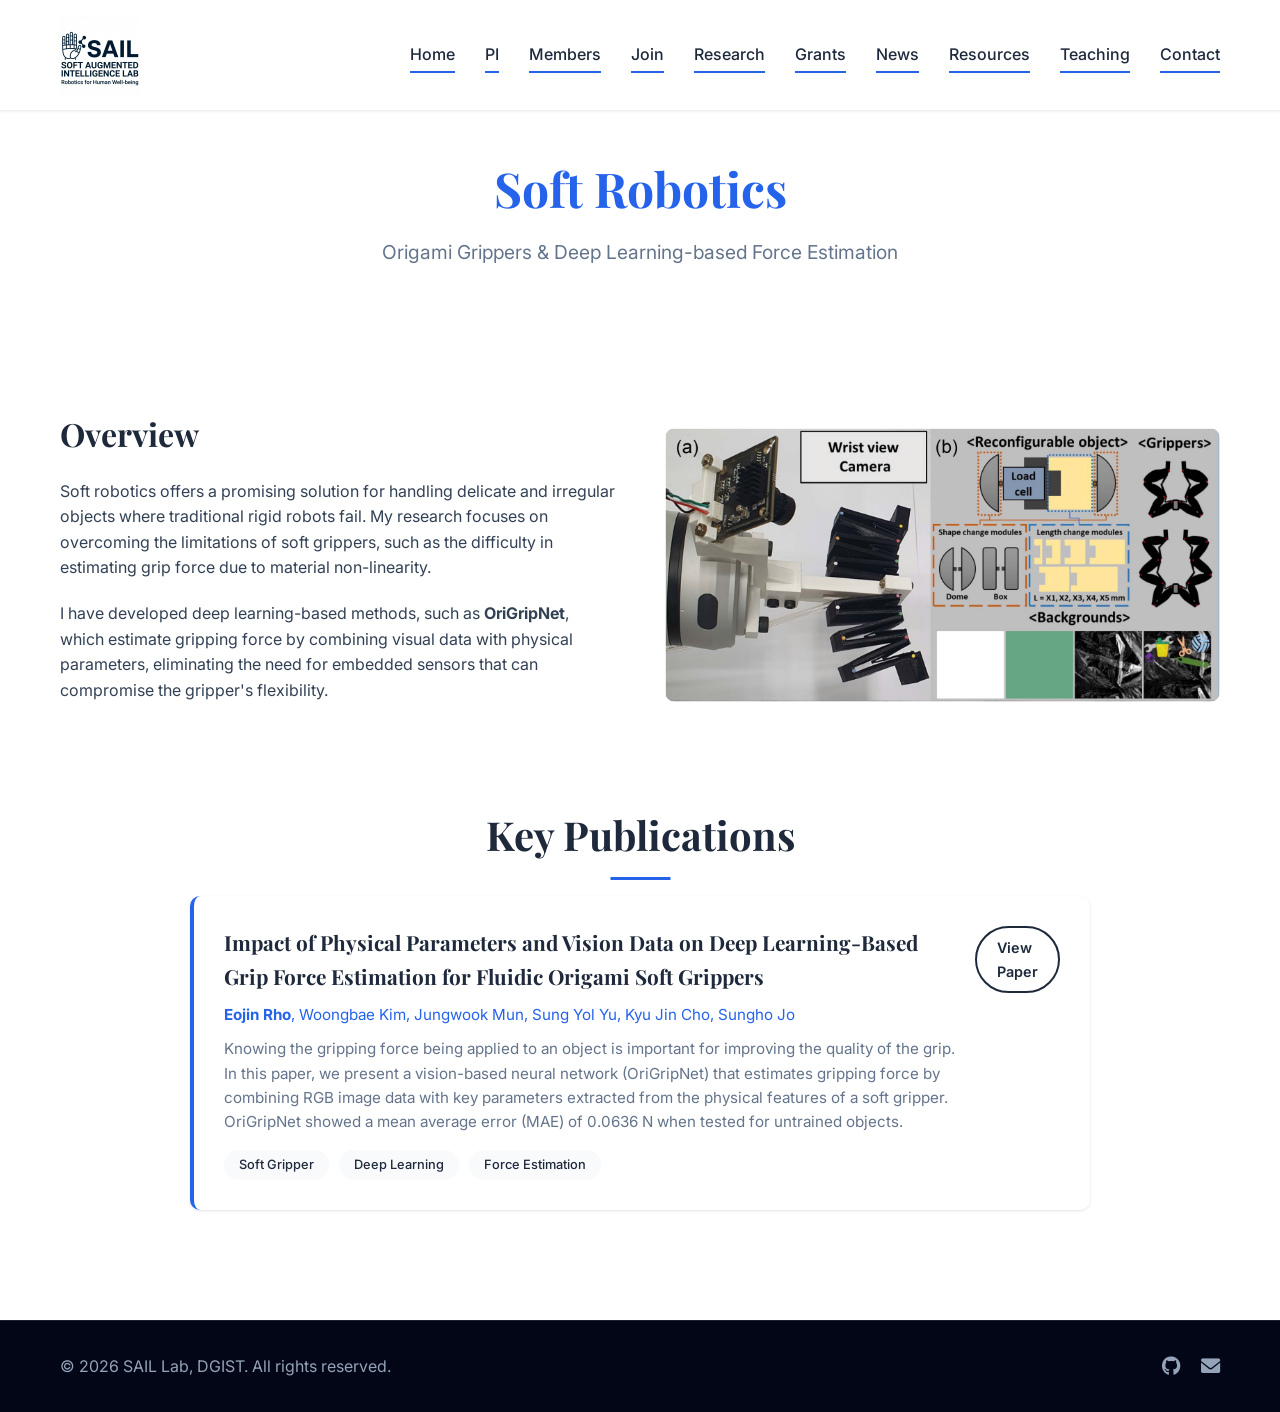
<file: research/soft-robotics.html>
<!DOCTYPE html>
<html lang="en">

<head>
    <meta charset="UTF-8">
    <meta name="viewport" content="width=device-width, initial-scale=1.0">
    <title>Soft Robotics | SAIL Lab</title>
    <link rel="stylesheet" href="../styles.css">
    <link rel="preconnect" href="https://fonts.googleapis.com">
    <link rel="preconnect" href="https://fonts.gstatic.com" crossorigin>
    <link
        href="https://fonts.googleapis.com/css2?family=Inter:wght@300;400;500;600;700&family=Playfair+Display:wght@400;700&display=swap"
        rel="stylesheet">
    <link rel="stylesheet" href="https://cdnjs.cloudflare.com/ajax/libs/font-awesome/6.0.0/css/all.min.css">
</head>

<body>
    <nav class="navbar">
        <div class="container nav-container">
            <a href="../index.html#home" class="logo">
                <img src="../assets/images/branding/lab_logo.png" alt="Eojin Rho" class="logo-img">
            </a>
            <div class="nav-links">
                <a href="../index.html#home" class="nav-link">Home</a>
                <a href="../index.html#about" class="nav-link">PI</a>
                <a href="../index.html#members" class="nav-link">Members</a>
                <a href="../index.html#join" class="nav-link">Join</a>
                <a href="../index.html#research" class="nav-link active">Research</a>
                <a href="../index.html#grants" class="nav-link">Grants</a>
                <a href="../index.html#news" class="nav-link">News</a>
                <a href="../index.html#resources" class="nav-link">Resources</a>
                <a href="../index.html#teaching" class="nav-link">Teaching</a>
                <a href="../index.html#contact" class="nav-link">Contact</a>
            </div>
            <div class="hamburger">
                <span></span>
                <span></span>
                <span></span>
            </div>
        </div>
    </nav>

    <header class="page-hero">
        <div class="container">
            <h1>Soft Robotics</h1>
            <p>Origami Grippers & Deep Learning-based Force Estimation</p>
        </div>
    </header>

    <main class="section">
        <div class="container">
            <div class="research-intro">
                <div class="intro-text">
                    <h2>Overview</h2>
                    <p>Soft robotics offers a promising solution for handling delicate and irregular objects where
                        traditional rigid robots fail. My research focuses on overcoming the limitations of soft
                        grippers, such as the difficulty in estimating grip force due to material non-linearity.</p>
                    <p>I have developed deep learning-based methods, such as <strong>OriGripNet</strong>, which estimate
                        gripping force by combining visual data with physical parameters, eliminating the need for
                        embedded sensors that can compromise the gripper's flexibility.</p>
                </div>
                <div class="intro-image">
                    <!-- Placeholder for Soft Robotics Hero Image -->
                    <div class="intro-media">
                        <img src="../assets/images/research/soft_robotics2.png" alt="Soft Robotics"
                            style="width: 100%; border-radius: 10px;">
                    </div>
                </div>
            </div>

            <h2 class="section-title">Key Publications</h2>
            <div class="paper-list">
                <article class="paper-item">
                    <div class="paper-content">
                        <h3>Impact of Physical Parameters and Vision Data on Deep Learning-Based Grip Force Estimation
                            for Fluidic Origami Soft Grippers</h3>
                        <p class="authors"><strong>Eojin Rho</strong>, Woongbae Kim, Jungwook Mun, Sung Yol Yu, Kyu Jin
                            Cho, Sungho Jo</p>
                        <p class="abstract">
                            Knowing the gripping force being applied to an object is important for improving the quality
                            of the grip. In this paper, we present a vision-based neural network (OriGripNet) that
                            estimates gripping force by combining RGB image data with key parameters extracted from the
                            physical features of a soft gripper. OriGripNet showed a mean average error (MAE) of 0.0636
                            N when tested for untrained objects.
                        </p>
                        <div class="tags">
                            <span class="tag">Soft Gripper</span>
                            <span class="tag">Deep Learning</span>
                            <span class="tag">Force Estimation</span>
                        </div>
                    </div>
                    <div class="paper-action">
                        <a href="../assets/papers/Impact_of_Physical_Parameters_and_Vision_Data_on_Deep_Learning-Based_Grip_Force_Estimation_for_Fluidic_Origami_Soft_Grippers.pdf"
                            class="btn secondary small" target="_blank">View Paper</a>
                    </div>
                </article>
            </div>
        </div>
    </main>

    <footer>
        <div class="container footer-content">
            <p>&copy; 2026 SAIL Lab, DGIST. All rights reserved.</p>
            <div class="social-links">
                <a href="https://github.com/dgist-sail" target="_blank" rel="noopener noreferrer" aria-label="SAIL Lab on GitHub"><i class="fab fa-github"></i></a>
                <a href="mailto:djwls9453@dgist.ac.kr" aria-label="Email Prof. Eojin Rho"><i class="fas fa-envelope"></i></a>
            </div>
        </div>
    </footer>

    <script src="../script.js"></script>
</body>

</html>
</file>
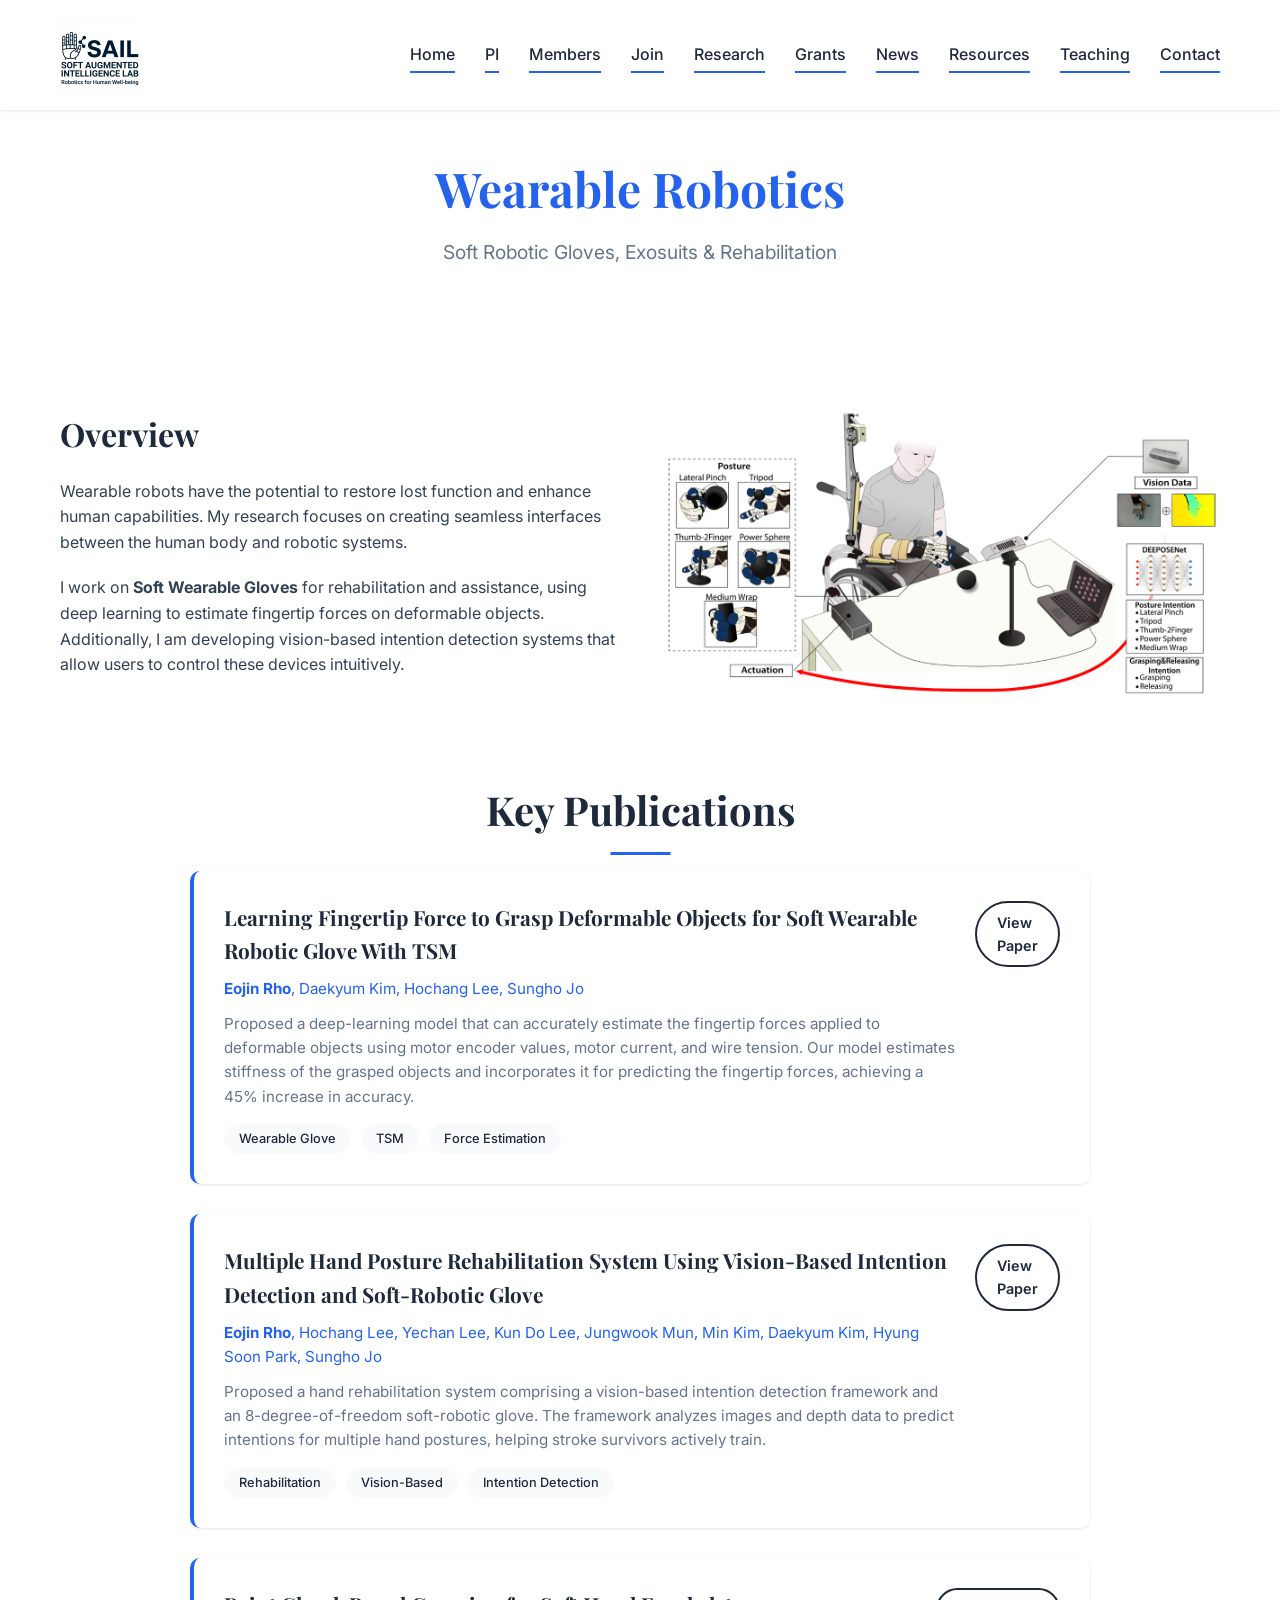
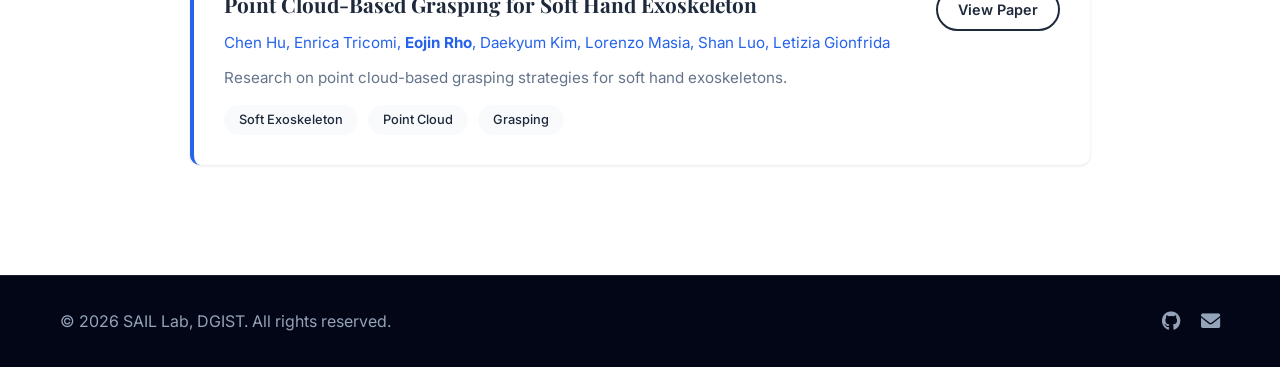
<file: research/wearable-robotics.html>
<!DOCTYPE html>
<html lang="en">

<head>
    <meta charset="UTF-8">
    <meta name="viewport" content="width=device-width, initial-scale=1.0">
    <title>Wearable Robotics | SAIL Lab</title>
    <link rel="stylesheet" href="../styles.css">
    <link rel="preconnect" href="https://fonts.googleapis.com">
    <link rel="preconnect" href="https://fonts.gstatic.com" crossorigin>
    <link
        href="https://fonts.googleapis.com/css2?family=Inter:wght@300;400;500;600;700&family=Playfair+Display:wght@400;700&display=swap"
        rel="stylesheet">
    <link rel="stylesheet" href="https://cdnjs.cloudflare.com/ajax/libs/font-awesome/6.0.0/css/all.min.css">
</head>

<body>
    <nav class="navbar">
        <div class="container nav-container">
            <a href="../index.html#home" class="logo">
                <img src="../assets/images/branding/lab_logo.png" alt="Eojin Rho" class="logo-img">
            </a>
            <div class="nav-links">
                <a href="../index.html#home" class="nav-link">Home</a>
                <a href="../index.html#about" class="nav-link">PI</a>
                <a href="../index.html#members" class="nav-link">Members</a>
                <a href="../index.html#join" class="nav-link">Join</a>
                <a href="../index.html#research" class="nav-link active">Research</a>
                <a href="../index.html#grants" class="nav-link">Grants</a>
                <a href="../index.html#news" class="nav-link">News</a>
                <a href="../index.html#resources" class="nav-link">Resources</a>
                <a href="../index.html#teaching" class="nav-link">Teaching</a>
                <a href="../index.html#contact" class="nav-link">Contact</a>
            </div>
            <div class="hamburger">
                <span></span>
                <span></span>
                <span></span>
            </div>
        </div>
    </nav>

    <header class="page-hero">
        <div class="container">
            <h1>Wearable Robotics</h1>
            <p>Soft Robotic Gloves, Exosuits & Rehabilitation</p>
        </div>
    </header>

    <main class="section">
        <div class="container">
            <div class="research-intro">
                <div class="intro-text">
                    <h2>Overview</h2>
                    <p>Wearable robots have the potential to restore lost function and enhance human capabilities. My
                        research focuses on creating seamless interfaces between the human body and robotic systems.</p>
                    <p>I work on <strong>Soft Wearable Gloves</strong> for rehabilitation and assistance, using deep
                        learning to estimate fingertip forces on deformable objects. Additionally, I am developing
                        vision-based intention detection systems that allow users to control these devices intuitively.
                    </p>
                </div>
                <div class="intro-image">
                    <div class="intro-media">
                        <img src="../assets/images/research/wearable_robotics2.png" alt="Wearable Robotics"
                            style="width: 100%; border-radius: 10px;">
                    </div>
                </div>
            </div>

            <h2 class="section-title">Key Publications</h2>
            <div class="paper-list">
                <article class="paper-item">
                    <div class="paper-content">
                        <h3>Learning Fingertip Force to Grasp Deformable Objects for Soft Wearable Robotic Glove With
                            TSM</h3>
                        <p class="authors"><strong>Eojin Rho</strong>, Daekyum Kim, Hochang Lee, Sungho Jo</p>
                        <p class="abstract">
                            Proposed a deep-learning model that can accurately estimate the fingertip forces applied to
                            deformable objects using motor encoder values, motor current, and wire tension. Our model
                            estimates stiffness of the grasped objects and incorporates it for predicting the fingertip
                            forces, achieving a 45% increase in accuracy.
                        </p>
                        <div class="tags">
                            <span class="tag">Wearable Glove</span>
                            <span class="tag">TSM</span>
                            <span class="tag">Force Estimation</span>
                        </div>
                    </div>
                    <div class="paper-action">
                        <a href="../assets/papers/Learning_Fingertip_Force_to_Grasp_Deformable_Objects_for_Soft_Wearable_Robotic_Glove_With_TSM.pdf"
                            class="btn secondary small" target="_blank">View Paper</a>
                    </div>
                </article>

                <article class="paper-item">
                    <div class="paper-content">
                        <h3>Multiple Hand Posture Rehabilitation System Using Vision-Based Intention Detection and
                            Soft-Robotic Glove</h3>
                        <p class="authors"><strong>Eojin Rho</strong>, Hochang Lee, Yechan Lee, Kun Do Lee, Jungwook
                            Mun, Min Kim, Daekyum Kim, Hyung Soon Park, Sungho Jo</p>
                        <p class="abstract">
                            Proposed a hand rehabilitation system comprising a vision-based intention detection
                            framework and an 8-degree-of-freedom soft-robotic glove. The framework analyzes images and
                            depth data to predict intentions for multiple hand postures, helping stroke survivors
                            actively train.
                        </p>
                        <div class="tags">
                            <span class="tag">Rehabilitation</span>
                            <span class="tag">Vision-Based</span>
                            <span class="tag">Intention Detection</span>
                        </div>
                    </div>
                    <div class="paper-action">
                        <a href="../assets/papers/Multiple_Hand_Posture_Rehabilitation_System_Using_Vision-Based_Intention_Detection_and_Soft-Robotic_Glove.pdf"
                            class="btn secondary small" target="_blank">View Paper</a>
                    </div>
                </article>

                <article class="paper-item">
                    <div class="paper-content">
                        <h3>Point Cloud-Based Grasping for Soft Hand Exoskeleton</h3>
                        <p class="authors">Chen Hu, Enrica Tricomi, <strong>Eojin Rho</strong>, Daekyum Kim, Lorenzo
                            Masia, Shan Luo, Letizia Gionfrida</p>
                        <p class="abstract">
                            Research on point cloud-based grasping strategies for soft hand exoskeletons.
                        </p>
                        <div class="tags">
                            <span class="tag">Soft Exoskeleton</span>
                            <span class="tag">Point Cloud</span>
                            <span class="tag">Grasping</span>
                        </div>
                    </div>
                    <div class="paper-action">
                        <a href="../assets/papers/Point_Cloud-Based_Grasping_for_Soft_Hand_Exoskeleton.pdf"
                            class="btn secondary small" target="_blank">View Paper</a>
                    </div>
                </article>
            </div>
        </div>
    </main>

    <footer>
        <div class="container footer-content">
            <p>&copy; 2026 SAIL Lab, DGIST. All rights reserved.</p>
            <div class="social-links">
                <a href="https://github.com/dgist-sail" target="_blank" rel="noopener noreferrer" aria-label="SAIL Lab on GitHub"><i class="fab fa-github"></i></a>
                <a href="mailto:djwls9453@dgist.ac.kr" aria-label="Email Prof. Eojin Rho"><i class="fas fa-envelope"></i></a>
            </div>
        </div>
    </footer>

    <script src="../script.js"></script>
</body>

</html>
</file>
<file: styles.css>
/* Variables & Reset */
:root {
    --primary-color: #2563eb;
    /* Modern Blue */
    --secondary-color: #1e293b;
    /* Slate Dark */
    --accent-color: #3b82f6;
    --text-color: #334155;
    --light-text: #64748b;
    --bg-color: #ffffff;
    --bg-light: #f8fafc;
    --bg-dark: #0f172a;
    --white: #ffffff;
    --border-color: #e2e8f0;
    --shadow-sm: 0 1px 3px rgba(0, 0, 0, 0.1);
    --shadow-md: 0 4px 6px -1px rgba(0, 0, 0, 0.1);
    --shadow-lg: 0 10px 15px -3px rgba(0, 0, 0, 0.1);
    --font-main: 'Inter', sans-serif;
    --font-heading: 'Playfair Display', serif;
    --transition: all 0.3s ease;
}

* {
    margin: 0;
    padding: 0;
    box-sizing: border-box;
}

html {
    scroll-behavior: smooth;
}

body {
    font-family: var(--font-main);
    color: var(--text-color);
    line-height: 1.6;
    background-color: var(--bg-color);
}

a {
    text-decoration: none;
    color: inherit;
    transition: var(--transition);
}

ul {
    list-style: none;
}

img {
    max-width: 100%;
    display: block;
}

/* Layout Utilities */
.container {
    max-width: 1200px;
    margin: 0 auto;
    padding: 0 20px;
}

.section {
    padding: 80px 0;
}

.bg-light {
    background-color: var(--bg-light);
}

.bg-dark {
    background-color: var(--bg-dark);
    color: var(--white);
}

.text-light {
    color: var(--white);
}

/* Typography */
h1,
h2,
h3,
h4 {
    font-family: var(--font-heading);
    color: var(--secondary-color);
    margin-bottom: 1rem;
}

.section-title {
    font-size: 2.5rem;
    text-align: center;
    margin-bottom: 1rem;
    position: relative;
    display: inline-block;
    left: 50%;
    transform: translateX(-50%);
}

.section-title::after {
    content: '';
    display: block;
    width: 60px;
    height: 3px;
    background: var(--primary-color);
    margin: 10px auto 0;
}

.section-desc {
    text-align: center;
    max-width: 600px;
    margin: 0 auto 50px;
    color: var(--light-text);
    font-size: 1.1rem;
}

/* Buttons */
.btn {
    display: inline-block;
    padding: 12px 30px;
    border-radius: 50px;
    font-weight: 600;
    cursor: pointer;
    transition: var(--transition);
}

.btn.primary {
    background-color: var(--primary-color);
    color: var(--white);
    border: 2px solid var(--primary-color);
}

.btn.primary:hover {
    background-color: transparent;
    color: var(--primary-color);
}

.btn.secondary {
    background-color: transparent;
    color: var(--secondary-color);
    border: 2px solid var(--secondary-color);
}

.btn.secondary:hover {
    background-color: var(--secondary-color);
    color: var(--white);
}

.btn.small {
    padding: 8px 20px;
    font-size: 0.9rem;
}

/* Navbar */
.navbar {
    position: fixed;
    top: 0;
    left: 0;
    width: 100%;
    background: rgba(255, 255, 255, 0.95);
    backdrop-filter: blur(10px);
    z-index: 1000;
    box-shadow: var(--shadow-sm);
    padding: 15px 0;
}

.nav-container {
    display: flex;
    justify-content: space-between;
    align-items: center;
}

.logo {
    font-size: 1.5rem;
    font-weight: 700;
    color: var(--primary-color);
    text-decoration: none;
    font-family: 'Playfair Display', serif;
    display: flex;
    align-items: center;
}

.logo-img {
    height: 80px;
    /* Adjust based on logo aspect ratio */
    width: auto;
    display: block;
}

.nav-links {
    display: flex;
    gap: 30px;
}

.nav-link {
    font-weight: 500;
    color: var(--secondary-color);
    position: relative;
}

.nav-link::after {
    content: '';
    position: absolute;
    bottom: -5px;
    left: 0;
    width: 0;
    height: 2px;
    background: var(--primary-color);
    transition: var(--transition);
}

.nav-link:hover::after,
.nav-link.active::after {
    width: 100%;
}

.hamburger {
    display: none;
    cursor: pointer;
}

.hamburger span {
    display: block;
    width: 25px;
    height: 3px;
    background: var(--secondary-color);
    margin: 5px 0;
    transition: var(--transition);
}

/* Hero Section */
.hero {
    padding-top: 150px;
    padding-bottom: 100px;
    min-height: 100vh;
    display: flex;
    align-items: center;
    background: linear-gradient(135deg, #f0f9ff 0%, #e0f2fe 100%);
}

.hero-content {
    display: grid;
    grid-template-columns: 1fr 1fr;
    gap: 50px;
    align-items: center;
}

.hero-text h1 {
    font-size: 3.5rem;
    line-height: 1.2;
    margin-bottom: 20px;
}

.highlight {
    color: var(--primary-color);
}

.subtitle {
    display: block;
    font-weight: 600;
    color: var(--light-text);
    margin-bottom: 10px;
    text-transform: uppercase;
    letter-spacing: 1px;
}

.hero-text p {
    font-size: 1.2rem;
    color: var(--light-text);
    margin-bottom: 30px;
    max-width: 500px;
}

.cta-buttons {
    display: flex;
    gap: 15px;
}

.hero-image-container {
    display: flex;
    justify-content: center;
}

.hero-image-placeholder {
    width: 400px;
    height: 400px;
    background-color: #cbd5e1;
    border-radius: 30% 70% 70% 30% / 30% 30% 70% 70%;
    display: flex;
    align-items: center;
    justify-content: center;
    font-size: 5rem;
    color: var(--white);
    box-shadow: var(--shadow-lg);
    animation: morph 8s ease-in-out infinite;
}

@keyframes morph {
    0% {
        border-radius: 60% 40% 30% 70% / 60% 30% 70% 40%;
    }

    50% {
        border-radius: 30% 60% 70% 40% / 50% 60% 30% 60%;
    }

    100% {
        border-radius: 60% 40% 30% 70% / 60% 30% 70% 40%;
    }
}

.hero-main-image {
    max-width: 100%;
    height: auto;
    border-radius: 50px;
    box-shadow: var(--shadow-lg);
}

/* About Section */
.about-lead {
    text-align: center;
    max-width: 800px;
    margin: 0 auto 40px auto;
    font-size: 1.2rem;
}

.about-grid {
    display: grid;
    grid-template-columns: 1fr 350px;
    gap: 40px;
    align-items: start;
}

.lead {
    font-size: 1.2rem;
    font-weight: 500;
    color: var(--secondary-color);
    margin-bottom: 20px;
}

.education-timeline {
    margin-top: 40px;
}

.timeline-item {
    border-left: 2px solid var(--border-color);
    padding-left: 20px;
    margin-bottom: 20px;
    position: relative;
}

.timeline-item::before {
    content: '';
    position: absolute;
    left: -6px;
    top: 0;
    width: 10px;
    height: 10px;
    background: var(--primary-color);
    border-radius: 50%;
}

.year {
    font-size: 0.9rem;
    color: var(--primary-color);
    font-weight: 600;
}

.about-stats {
    display: flex;
    flex-direction: column;
    gap: 20px;
    justify-content: flex-start;
}

.profile-image-container {
    width: 100%;
    display: flex;
    justify-content: center;
    margin-bottom: 0px;
    /* Increased from 20px */
}

.profile-img {
    width: 250px;
    height: 300px;
    border-radius: 50%;
    /* Circular */
    object-fit: cover;
    border: 2px solid var(--white);
    box-shadow: var(--shadow-md);
}

.stat-card {
    background: var(--white);
    padding: 30px;
    border-radius: 10px;
    box-shadow: var(--shadow-md);
    text-align: center;
    transition: var(--transition);
}

.stat-card:hover {
    transform: translateY(-5px);
}

.stat-card .number {
    display: block;
    font-size: 2.5rem;
    font-weight: 700;
    color: var(--primary-color);
}

.stat-card .label {
    color: var(--light-text);
}

/* Research Section */
.research-grid {
    display: grid;
    grid-template-columns: repeat(auto-fit, minmax(300px, 1fr));
    gap: 30px;
}

.research-card {
    background: var(--white);
    border-radius: 15px;
    overflow: hidden;
    box-shadow: var(--shadow-md);
    transition: var(--transition);
}

.research-card:hover {
    transform: translateY(-10px);
    box-shadow: var(--shadow-lg);
}

.card-image {
    height: 200px;
    background-color: #ffffff;
    display: flex;
    align-items: center;
    justify-content: center;
    overflow: hidden;
}

.card-image img {
    width: 100%;
    height: 100%;
    object-fit: contain;
}

.card-content {
    padding: 25px;
}

.card-content h3 {
    font-size: 1.3rem;
    margin-bottom: 10px;
}

.card-content p {
    color: var(--light-text);
    font-size: 0.95rem;
    margin-bottom: 20px;
}

.text-link {
    color: var(--primary-color);
    font-weight: 600;
    display: inline-flex;
    align-items: center;
    gap: 5px;
}

.text-link:hover {
    gap: 10px;
}

/* Teaching Section */
.teaching-content {
    max-width: 800px;
    margin: 0 auto;
}

.course-card {
    background: var(--bg-light);
    padding: 30px;
    border-radius: 10px;
    margin-bottom: 20px;
    border-left: 4px solid var(--primary-color);
}

.course-header {
    display: flex;
    flex-wrap: wrap;
    gap: 8px 16px;
    justify-content: space-between;
    align-items: center;
    margin-bottom: 15px;
}

.semester {
    white-space: nowrap;
    background: var(--white);
    padding: 5px 15px;
    border-radius: 20px;
    font-size: 0.85rem;
    font-weight: 600;
    color: var(--primary-color);
    box-shadow: var(--shadow-sm);
}

/* Contact Section */
.contact-wrapper {
    background: rgba(255, 255, 255, 0.05);
    padding: 50px;
    border-radius: 20px;
    max-width: 700px;
    margin: 0 auto;
}

.info-item {
    display: flex;
    align-items: center;
    gap: 20px;
    margin-bottom: 30px;
}

.info-item i {
    width: 50px;
    height: 50px;
    background: rgba(255, 255, 255, 0.1);
    border-radius: 50%;
    display: flex;
    align-items: center;
    justify-content: center;
    font-size: 1.2rem;
    color: var(--primary-color);
}

.info-item h4 {
    color: var(--white);
    margin-bottom: 5px;
}

.info-item p {
    color: #94a3b8;
}

.contact-form .form-group {
    margin-bottom: 20px;
}

.contact-form input,
.contact-form textarea {
    width: 100%;
    padding: 15px;
    background: rgba(255, 255, 255, 0.05);
    border: 1px solid rgba(255, 255, 255, 0.1);
    border-radius: 8px;
    color: var(--white);
    font-family: var(--font-main);
}

.contact-form input:focus,
.contact-form textarea:focus {
    outline: none;
    border-color: var(--primary-color);
}

/* Footer */
footer {
    background: #020617;
    color: #94a3b8;
    padding: 30px 0;
    border-top: 1px solid rgba(255, 255, 255, 0.1);
}

.footer-content {
    display: flex;
    justify-content: space-between;
    align-items: center;
}

.social-links {
    display: flex;
    gap: 20px;
}

.social-links a {
    color: #94a3b8;
    font-size: 1.2rem;
}

.social-links a:hover {
    color: var(--white);
}

/* Responsive */
@media (max-width: 768px) {
    .nav-links {
        position: absolute;
        top: 100%;
        left: 0;
        width: 100%;
        background: var(--white);
        flex-direction: column;
        padding: 20px;
        gap: 20px;
        box-shadow: var(--shadow-md);
        clip-path: polygon(0 0, 100% 0, 100% 0, 0 0);
        transition: var(--transition);
    }

    .nav-links.active {
        clip-path: polygon(0 0, 100% 0, 100% 100%, 0 100%);
    }

    .hamburger {
        display: block;
    }

    .hero-content {
        grid-template-columns: 1fr;
        text-align: center;
    }

    .hero-text h1 {
        font-size: 2.5rem;
    }

    .hero-text p {
        margin: 0 auto 30px;
    }

    .cta-buttons {
        justify-content: center;
    }

    .about-grid {
        grid-template-columns: 1fr;
    }

    .member-categories {
        grid-template-columns: 1fr;
        gap: 50px;
    }

    .grants-preview {
        grid-template-columns: 1fr;
    }

    .collaborator-grid {
        grid-template-columns: 1fr;
    }
}

/* Sub-Page Styles */
.page-hero {
    padding-top: 150px;
    padding-bottom: 60px;
    background: var(--white);
    color: var(--text-color);
    text-align: center;
}

.page-hero h1 {
    color: var(--primary-color);
    font-size: 3rem;
    margin-bottom: 10px;
}

.page-hero p {
    color: var(--light-text);
    font-size: 1.2rem;
}

.research-intro {
    display: grid;
    grid-template-columns: 1fr 1fr;
    gap: 50px;
    margin-bottom: 80px;
    align-items: center;
}

.intro-text h2 {
    font-size: 2rem;
    margin-bottom: 20px;
}

.intro-text p {
    margin-bottom: 20px;
    color: var(--text-color);
}

.img-placeholder.large {
    height: 300px;
    width: 100%;
    background-color: #e2e8f0;
    display: flex;
    align-items: center;
    justify-content: center;
    font-size: 1.5rem;
    color: var(--light-text);
    border-radius: 10px;
}

.paper-list {
    max-width: 900px;
    margin: 0 auto;
}

.paper-item {
    background: var(--white);
    padding: 30px;
    border-radius: 10px;
    box-shadow: var(--shadow-sm);
    margin-bottom: 30px;
    border-left: 4px solid var(--primary-color);
    display: flex;
    justify-content: space-between;
    align-items: flex-start;
    gap: 20px;
}

.paper-content h3 {
    font-size: 1.3rem;
    margin-bottom: 10px;
}

.authors {
    color: var(--primary-color);
    font-size: 0.95rem;
    margin-bottom: 10px;
}

.abstract {
    color: var(--light-text);
    font-size: 0.95rem;
    margin-bottom: 15px;
}

.tags {
    display: flex;
    gap: 10px;
    flex-wrap: wrap;
}

.tag {
    background: var(--bg-light);
    padding: 5px 15px;
    border-radius: 20px;
    font-size: 0.8rem;
    color: var(--secondary-color);
    font-weight: 500;
}

@media (max-width: 768px) {
    .research-intro {
        grid-template-columns: 1fr;
    }

    .paper-item {
        flex-direction: column;
    }

    .paper-action {
        margin-top: 15px;
    }
}

/* Members Page Styles */
.member-categories {
    display: grid;
    grid-template-columns: 1fr;
    gap: 60px;
    align-items: start;
    margin-top: 40px;
}

.member-category {
    margin-bottom: 0;
}

.member-grid {
    display: grid;
    grid-template-columns: repeat(auto-fill, minmax(180px, 1fr));
    gap: 15px;
    margin-top: 20px;
}

.category-title {
    font-size: 1.2rem;
    color: var(--secondary-color);
    margin-top: 0;
    margin-bottom: 20px;
    padding-bottom: 12px;
    border-bottom: 2px solid var(--primary-color);
    display: block;
    width: 100%;
    text-align: center;
}

.member-card {
    background: var(--white);
    border-radius: 10px;
    overflow: hidden;
    box-shadow: var(--shadow-sm);
    text-align: center;
    transition: transform 0.3s ease;
}

.member-card:hover {
    transform: translateY(-5px);
}

.member-photo-placeholder {
    height: 180px;
    background-color: #f1f5f9;
    display: flex;
    align-items: center;
    justify-content: center;
    font-size: 2.5rem;
    color: #cbd5e1;
}

.member-photo-container {
    height: 180px;
    width: 100%;
    overflow: hidden;
}

.member-photo {
    width: 100%;
    height: 100%;
    object-fit: cover;
    object-position: center top;
}

.member-card.recruiting {
    border: 2px dashed var(--border-color);
    background: var(--bg-light);
}

.member-card.recruiting:hover {
    border-color: var(--primary-color);
    background: var(--white);
}

.member-card.recruiting .member-photo-placeholder {
    background-color: transparent;
    color: var(--primary-color);
    opacity: 0.6;
}

.member-info {
    padding: 20px;
}

.member-info h3 {
    font-size: 1.2rem;
    margin-bottom: 5px;
    color: var(--text-color);
}

.member-info .role {
    color: var(--primary-color);
    font-size: 0.9rem;
    margin-bottom: 10px;
    font-weight: 500;
}

.member-info .email {
    color: var(--light-text);
    font-size: 0.85rem;
    overflow-wrap: anywhere;
    word-break: break-word;
}

.member-info .name-en {
    display: block;
    font-size: 0.9rem;
    font-weight: 400;
    color: var(--light-text);
    margin-top: 2px;
}

.member-info .research {
    color: var(--text-color);
    font-size: 0.85rem;
    margin-bottom: 8px;
    line-height: 1.4;
}

.member-info .github-link {
    margin-top: 8px;
    font-size: 0.85rem;
}

.member-info .github-link a {
    color: var(--light-text);
    text-decoration: none;
    transition: color 0.2s ease;
}

.member-info .github-link a:hover {
    color: var(--primary-color);
}

/* Placeholder card (Alumni "Coming Soon") */
.member-card.placeholder-card {
    border: 2px dashed var(--border-color);
    background: var(--bg-light);
    opacity: 0.85;
}

.member-card.placeholder-card .member-photo-placeholder {
    background-color: transparent;
    color: var(--light-text);
    opacity: 0.6;
}

.member-card.placeholder-card .member-info h3 {
    color: var(--light-text);
}

/* Category description (e.g. Collaborators intro) */
.category-desc {
    color: var(--light-text);
    font-size: 0.95rem;
    margin-top: -10px;
    margin-bottom: 20px;
    line-height: 1.55;
}

/* Collaborators grid */
.collaborator-grid {
    display: grid;
    grid-template-columns: repeat(2, 1fr);
    gap: 18px;
    margin-top: 20px;
}

.collaborator-card {
    background: var(--white);
    border: 1px solid var(--border-color);
    border-left: 4px solid var(--primary-color);
    border-radius: 10px;
    padding: 20px 22px;
    transition: var(--transition);
}

.collaborator-card:hover {
    box-shadow: var(--shadow-md);
    transform: translateY(-2px);
    border-left-color: var(--accent-color);
}

.collaborator-card h4 {
    font-size: 1.1rem;
    margin-bottom: 8px;
    color: var(--secondary-color);
}

.collaborator-card h4 a {
    color: var(--secondary-color);
    text-decoration: none;
    display: inline-flex;
    align-items: center;
    gap: 6px;
    transition: color 0.2s ease;
}

.collaborator-card h4 a:hover {
    color: var(--primary-color);
}

.collaborator-card h4 a i {
    font-size: 0.75rem;
    color: var(--light-text);
    opacity: 0.7;
    transition: opacity 0.2s ease;
}

.collaborator-card h4 a:hover i {
    opacity: 1;
    color: var(--primary-color);
}

.collaborator-affiliation {
    color: var(--text-color);
    font-size: 0.9rem;
    margin-bottom: 2px;
}

.collaborator-institution {
    color: var(--light-text);
    font-size: 0.88rem;
    font-style: italic;
}

/* ===== News Page ===== */
.news-container {
    max-width: 900px;
}

.news-preview {
    max-width: 900px;
    margin: 0 auto;
}

/* ===== Resources Marquee (Homepage) ===== */
.resources-marquee {
    overflow: hidden;
    position: relative;
    margin-top: 30px;
    padding: 10px 0;
    -webkit-mask-image: linear-gradient(90deg, transparent 0, #000 8%, #000 92%, transparent 100%);
    mask-image: linear-gradient(90deg, transparent 0, #000 8%, #000 92%, transparent 100%);
}

.marquee-track {
    display: flex;
    gap: 24px;
    width: max-content;
    animation: marquee-scroll 40s linear infinite;
}

.resources-marquee:hover .marquee-track {
    animation-play-state: paused;
}

.marquee-item {
    flex-shrink: 0;
    width: 340px;
    height: 220px;
    border-radius: 14px;
    overflow: hidden;
    box-shadow: var(--shadow-sm);
    background: var(--white);
    display: block;
    transition: transform 0.3s ease, box-shadow 0.3s ease;
}

.marquee-item:hover {
    transform: translateY(-4px) scale(1.02);
    box-shadow: var(--shadow-md);
}

.marquee-item img {
    width: 100%;
    height: 100%;
    object-fit: cover;
    display: block;
}

@keyframes marquee-scroll {
    0% { transform: translateX(0); }
    100% { transform: translateX(calc(-50% - 12px)); }
}

/* ===== Join CTA inside Contact section ===== */
.join-cta-banner {
    background: linear-gradient(135deg, rgba(37, 99, 235, 0.15) 0%, rgba(59, 130, 246, 0.25) 100%);
    border: 1px solid rgba(255, 255, 255, 0.1);
    border-radius: 20px;
    padding: 32px 40px;
    margin-bottom: 40px;
    display: grid;
    grid-template-columns: 1fr auto;
    gap: 28px;
    align-items: center;
    backdrop-filter: blur(6px);
}

.join-cta-text h3 {
    color: var(--white);
    font-size: 1.5rem;
    margin-bottom: 8px;
}

.join-cta-text p {
    color: #cbd5e1;
    font-size: 1rem;
    line-height: 1.6;
    margin: 0;
}

.join-cta-actions {
    display: flex;
    gap: 12px;
    flex-shrink: 0;
}

.join-cta-actions .btn i {
    margin-right: 6px;
}

.btn.secondary.on-dark {
    color: var(--white);
    border-color: rgba(255, 255, 255, 0.5);
}

.btn.secondary.on-dark:hover {
    background-color: var(--white);
    color: var(--secondary-color);
    border-color: var(--white);
}

@media (max-width: 768px) {
    .marquee-item {
        width: 260px;
        height: 170px;
    }

    .join-cta-banner {
        grid-template-columns: 1fr;
        text-align: center;
        padding: 28px 24px;
    }

    .join-cta-actions {
        justify-content: center;
        flex-wrap: wrap;
    }
}

.news-year {
    margin-bottom: 60px;
}

.news-year:last-child {
    margin-bottom: 0;
}

.news-year-title {
    font-size: 1.8rem;
    color: var(--secondary-color);
    margin-bottom: 24px;
    padding-bottom: 12px;
    border-bottom: 3px solid var(--primary-color);
    display: inline-block;
}

.news-list {
    list-style: none;
    padding: 0;
    margin: 0;
}

.news-item {
    display: flex;
    gap: 16px;
    padding: 16px 0;
    border-bottom: 1px dashed var(--border-color);
    line-height: 1.65;
    color: var(--text-color);
}

.news-item:last-child {
    border-bottom: none;
}

.news-date {
    flex-shrink: 0;
    color: var(--primary-color);
    font-weight: 600;
    font-size: 0.95rem;
    min-width: 100px;
    padding-top: 2px;
}

.news-text {
    flex: 1;
    font-size: 0.98rem;
}

.news-text strong {
    color: var(--secondary-color);
}

.news-link {
    color: var(--primary-color);
    font-weight: 500;
    text-decoration: none;
    margin-left: 4px;
    white-space: nowrap;
}

.news-link:hover {
    text-decoration: underline;
}

/* ===== Resources Page ===== */
.resource-section {
    max-width: 1000px;
    margin: 0 auto 60px;
}

.resource-section:last-child {
    margin-bottom: 0;
}

.resource-section-title {
    font-size: 1.8rem;
    color: var(--secondary-color);
    margin-bottom: 8px;
    padding-bottom: 12px;
    border-bottom: 3px solid var(--primary-color);
    display: inline-block;
}

.resource-section-title i {
    color: var(--primary-color);
    margin-right: 10px;
    font-size: 1.5rem;
}

.resource-section-desc {
    color: var(--light-text);
    font-size: 1rem;
    margin-bottom: 24px;
}

.resource-empty {
    background: var(--bg-light);
    border: 2px dashed var(--border-color);
    border-radius: 16px;
    padding: 60px 30px;
    text-align: center;
    color: var(--light-text);
}

.resource-empty i {
    font-size: 3rem;
    color: var(--border-color);
    margin-bottom: 16px;
    display: block;
}

.resource-empty p {
    font-size: 1rem;
    font-style: italic;
}

/* Photo gallery (Resources page) */
.photo-gallery {
    display: grid;
    grid-template-columns: repeat(auto-fill, minmax(320px, 1fr));
    gap: 24px;
    margin-top: 20px;
}

.photo-card {
    background: var(--white);
    border-radius: 14px;
    overflow: hidden;
    box-shadow: var(--shadow-sm);
    margin: 0;
    transition: var(--transition);
}

.photo-card:hover {
    box-shadow: var(--shadow-md);
    transform: translateY(-3px);
}

.photo-card img {
    width: 100%;
    height: 240px;
    object-fit: cover;
    display: block;
}

.photo-card figcaption {
    padding: 18px 20px;
}

.photo-card figcaption h4 {
    font-size: 1.05rem;
    color: var(--secondary-color);
    margin-bottom: 4px;
}

.photo-date {
    color: var(--light-text);
    font-size: 0.88rem;
}

@media (max-width: 768px) {
    .news-item {
        flex-direction: column;
        gap: 4px;
    }

    .news-date {
        min-width: auto;
    }

    .resource-empty {
        padding: 40px 20px;
    }
}

/* ----------------------------------- */
/* Members Album Grid CSS              */
/* ----------------------------------- */

.album-grid {
    display: grid;
    grid-template-columns: repeat(3, minmax(0, 1fr));
    gap: 30px;
    margin-top: 40px;
}

.album-frame {
    display: flex;
    flex-direction: column;
    justify-content: center;
    background-color: var(--white);
    border-radius: 12px;
    overflow: hidden;
    position: relative;
    text-decoration: none;
    color: inherit;
    box-shadow: 0 4px 15px rgba(0, 0, 0, 0.05);
    transition: transform 0.3s ease, box-shadow 0.3s ease;
    border: 1px solid var(--border-color);
    padding: 40px 20px;
    align-items: center;
}

.album-frame:hover {
    transform: translateY(-8px);
    box-shadow: 0 12px 25px rgba(0, 0, 0, 0.1);
    border-color: var(--primary-color);
}

.album-collage {
    position: relative;
    width: 140px;
    height: 120px;
    display: flex;
    justify-content: center;
    align-items: center;
    margin-bottom: 25px;
}

.collage-item {
    width: 60px;
    height: 60px;
    border-radius: 50%;
    background-color: var(--bg-light);
    color: var(--primary-color);
    display: flex;
    justify-content: center;
    align-items: center;
    font-size: 24px;
    border: 4px solid var(--white);
    box-shadow: var(--shadow-sm);
    position: absolute;
    transition: transform 0.3s ease;
}

.album-frame:hover .collage-item {
    transform: scale(1.1);
}

.collage-item:not(.overlap):not(.overlap-2) {
    transform: translateX(-25px) translateY(10px);
    z-index: 1;
}

.collage-item.overlap {
    transform: translateX(25px) translateY(10px);
    z-index: 2;
    background-color: var(--primary-color);
    color: var(--white);
}

.collage-item.overlap-2 {
    transform: translateY(-20px);
    z-index: 3;
    background-color: var(--secondary-color);
    color: var(--white);
    width: 70px;
    height: 70px;
    font-size: 28px;
}

.album-title {
    display: flex;
    align-items: center;
    justify-content: space-between;
    gap: 8px;
    width: 100%;
    padding: 0 6%;
}

.album-title h3 {
    margin: 0;
    font-size: 1.2rem;
    font-weight: 600;
}

.icon-arrow {
    color: var(--primary-color);
    transform: translateX(0);
    transition: transform 0.3s ease;
}

.album-frame:hover .icon-arrow {
    transform: translateX(5px);
}

/* Recruitment Modal */
.modal-overlay {
    position: fixed;
    top: 0;
    left: 0;
    width: 100%;
    height: 100%;
    background: rgba(0, 0, 0, 0.6);
    display: flex;
    align-items: center;
    justify-content: center;
    z-index: 1000;
    opacity: 0;
    visibility: hidden;
    transition: all 0.3s ease;
    backdrop-filter: blur(5px);
}

.modal-overlay.active {
    opacity: 1;
    visibility: visible;
}

.modal-content {
    background: var(--white);
    width: 90%;
    max-width: 500px;
    border-radius: 12px;
    padding: 30px;
    box-shadow: 0 10px 30px rgba(0,0,0,0.2);
    position: relative;
    transform: translateY(20px);
    transition: transform 0.3s ease;
    border-top: 5px solid var(--primary-color);
}

.modal-overlay.active .modal-content {
    transform: translateY(0);
}

.modal-header {
    display: flex;
    justify-content: space-between;
    align-items: center;
    margin-bottom: 20px;
}

.modal-header h2 {
    font-size: 1.3rem;
    color: var(--primary-color);
    margin: 0;
}

.modal-close {
    background: none;
    border: none;
    font-size: 1.5rem;
    cursor: pointer;
    color: var(--light-text);
    transition: color 0.2s ease;
}

.modal-close:hover {
    color: var(--text-color);
}

.modal-body h3 {
    font-size: 1rem;
    color: var(--secondary-color);
    margin: 15px 0 5px;
}

.modal-body p, .modal-body ul {
    color: var(--text-color);
    font-size: 0.95rem;
    line-height: 1.6;
    margin-bottom: 10px;
    margin-top: 0;
}

.modal-body ul {
    padding-left: 20px;
}

.modal-footer {
    margin-top: 25px;
    display: flex;
    flex-direction: column;
    gap: 15px;
}

.modal-footer .btn {
    width: 100%;
    text-align: center;
    justify-content: center;
}

.modal-dismiss {
    display: flex;
    align-items: center;
    justify-content: flex-end;
    font-size: 0.85rem;
    color: var(--light-text);
    cursor: pointer;
}

.modal-dismiss input {
    margin-right: 5px;
}

/* ===== Grants & Projects Page ===== */
.grant-section {
    max-width: 1000px;
    margin: 0 auto 80px;
}

.grant-section-title {
    font-size: 1.8rem;
    color: var(--secondary-color);
    margin-bottom: 30px;
    padding-bottom: 12px;
    border-bottom: 3px solid var(--primary-color);
    display: inline-block;
}

.grant-section-completed .grant-section-title {
    border-bottom-color: var(--light-text);
    color: var(--light-text);
}

.grant-card {
    display: grid;
    grid-template-columns: 280px 1fr;
    gap: 30px;
    background: var(--white);
    border-radius: 16px;
    box-shadow: var(--shadow-sm);
    padding: 0;
    margin-bottom: 30px;
    overflow: hidden;
    border-left: 4px solid var(--primary-color);
    transition: var(--transition);
}

.grant-card:hover {
    box-shadow: var(--shadow-md);
    transform: translateY(-2px);
}

/* Cards with actual image use vertical layout (banner on top) */
.grant-card-has-image {
    display: block;
}

.grant-card-has-image .grant-image {
    width: 100%;
    min-height: auto;
    background: var(--bg-light);
    padding: 0;
}

.grant-card-has-image .grant-image img {
    width: 100%;
    height: auto;
    display: block;
}

.grant-image {
    min-height: 180px;
    display: flex;
    align-items: center;
    justify-content: center;
    position: relative;
}

.grant-image-inner {
    display: flex;
    flex-direction: column;
    align-items: center;
    gap: 8px;
    color: var(--white);
    text-align: center;
    padding: 20px;
}

.grant-abbr {
    font-family: var(--font-heading);
    font-size: 1.6rem;
    font-weight: 700;
    letter-spacing: 0.02em;
}

.grant-image-meta {
    font-size: 0.85rem;
    opacity: 0.85;
    letter-spacing: 0.04em;
    text-transform: uppercase;
}

/* Per-project gradient placeholders */
.grant-bg-startup {
    background: linear-gradient(135deg, #2563eb 0%, #1e40af 100%);
}

.grant-bg-kmdf {
    background: linear-gradient(135deg, #db2777 0%, #7c2d92 100%);
}

.grant-bg-innocore {
    background: linear-gradient(135deg, #0d9488 0%, #115e59 100%);
}

.grant-content {
    padding: 28px 30px 28px 0;
}

.grant-card-has-image .grant-content {
    padding: 24px 30px 28px;
}

.grant-badges {
    display: flex;
    gap: 8px;
    margin-bottom: 12px;
}

.role-badge,
.status-badge {
    display: inline-block;
    padding: 4px 12px;
    border-radius: 20px;
    font-size: 0.75rem;
    font-weight: 600;
    letter-spacing: 0.04em;
    text-transform: uppercase;
}

.role-pi {
    background: var(--primary-color);
    color: var(--white);
}

.role-copi {
    background: #3b82f6;
    color: var(--white);
}

.role-researcher {
    background: var(--bg-light);
    color: var(--secondary-color);
    border: 1px solid var(--border-color);
}

.status-current {
    background: #dcfce7;
    color: #166534;
}

.status-completed {
    background: #f1f5f9;
    color: var(--light-text);
}

.grant-content h3 {
    font-size: 1.2rem;
    line-height: 1.4;
    color: var(--secondary-color);
    margin-bottom: 6px;
}

.grant-subtitle {
    color: var(--light-text);
    font-size: 0.95rem;
    font-style: italic;
    margin-bottom: 14px;
}

.grant-meta {
    list-style: none;
    padding: 0;
    margin: 14px 0 0;
    display: flex;
    flex-direction: column;
    gap: 6px;
}

.grant-meta li {
    display: flex;
    align-items: flex-start;
    gap: 10px;
    font-size: 0.92rem;
    color: var(--text-color);
}

.grant-meta li i {
    color: var(--primary-color);
    width: 16px;
    margin-top: 4px;
    text-align: center;
}

.grant-meta strong {
    color: var(--secondary-color);
}

.grant-empty {
    text-align: center;
    color: var(--light-text);
    font-style: italic;
    padding: 40px 0;
}

/* Grants Preview (index.html section) */
.grants-preview {
    display: grid;
    grid-template-columns: repeat(3, 1fr);
    gap: 25px;
    margin-top: 20px;
}

.grant-preview-card {
    background: var(--white);
    border-radius: 16px;
    padding: 24px;
    box-shadow: var(--shadow-sm);
    border-top: 4px solid var(--primary-color);
    transition: var(--transition);
    display: flex;
    flex-direction: column;
}

.grant-preview-card:hover {
    box-shadow: var(--shadow-md);
    transform: translateY(-4px);
}

.grant-preview-badges {
    display: flex;
    gap: 8px;
    margin-bottom: 14px;
}

.grant-preview-card h3 {
    font-size: 1.05rem;
    line-height: 1.45;
    color: var(--secondary-color);
    margin-bottom: 14px;
    flex-grow: 1;
}

.grant-preview-meta {
    display: flex;
    align-items: center;
    gap: 8px;
    font-size: 0.88rem;
    color: var(--light-text);
    margin-bottom: 6px;
}

.grant-preview-meta i {
    color: var(--primary-color);
    width: 14px;
    text-align: center;
    font-size: 0.85rem;
}

/* ===== Joining Page ===== */
.join-container {
    max-width: 900px;
}

.join-section {
    margin-bottom: 70px;
}

.join-section:last-child {
    margin-bottom: 0;
}

.join-section-title {
    font-size: 1.8rem;
    color: var(--secondary-color);
    margin-bottom: 12px;
    padding-bottom: 12px;
    border-bottom: 3px solid var(--primary-color);
    display: inline-block;
}

.join-section-title i {
    color: var(--primary-color);
    margin-right: 8px;
    font-size: 1.5rem;
}

.join-section-desc {
    color: var(--light-text);
    margin-bottom: 24px;
    font-size: 1.05rem;
}

.join-lead {
    font-size: 1.15rem;
    line-height: 1.7;
    color: var(--text-color);
    margin-bottom: 18px;
}

.join-lead-kr {
    font-size: 1rem;
    line-height: 1.7;
    color: var(--light-text);
}

/* Openings grid */
.openings-grid {
    display: grid;
    grid-template-columns: repeat(2, 1fr);
    gap: 20px;
    margin-top: 24px;
}

.opening-card {
    background: var(--white);
    border: 1px solid var(--border-color);
    border-radius: 14px;
    padding: 28px;
    text-align: center;
    transition: var(--transition);
}

.opening-card:hover {
    border-color: var(--primary-color);
    box-shadow: var(--shadow-md);
    transform: translateY(-3px);
}

.opening-card.featured {
    border: 2px solid var(--primary-color);
    background: linear-gradient(135deg, rgba(37, 99, 235, 0.04) 0%, rgba(59, 130, 246, 0.08) 100%);
}

.opening-card i {
    font-size: 2.2rem;
    color: var(--primary-color);
    margin-bottom: 14px;
}

.opening-card h3 {
    font-size: 1.15rem;
    color: var(--secondary-color);
    margin-bottom: 8px;
}

.opening-desc {
    color: var(--text-color);
    font-size: 0.92rem;
    margin-bottom: 8px;
    line-height: 1.5;
}

.opening-meta {
    color: var(--light-text);
    font-size: 0.85rem;
}

/* What we look for */
.lookfor-grid {
    display: grid;
    grid-template-columns: repeat(3, 1fr);
    gap: 24px;
    margin-top: 24px;
}

.lookfor-item {
    background: var(--bg-light);
    border-left: 4px solid var(--primary-color);
    border-radius: 10px;
    padding: 22px 24px;
}

.lookfor-item h3 {
    font-size: 1.1rem;
    color: var(--secondary-color);
    margin-bottom: 10px;
}

.lookfor-item p {
    color: var(--text-color);
    font-size: 0.92rem;
    line-height: 1.55;
}

.join-note {
    margin-top: 24px;
    padding: 16px 20px;
    background: rgba(37, 99, 235, 0.06);
    border-radius: 10px;
    color: var(--text-color);
    font-size: 0.95rem;
    line-height: 1.6;
}

.join-note i {
    color: var(--primary-color);
    margin-right: 8px;
}

/* Explore cards */
.explore-grid {
    display: grid;
    grid-template-columns: repeat(3, 1fr);
    gap: 20px;
    margin-top: 24px;
}

.explore-card {
    background: var(--white);
    border: 1px solid var(--border-color);
    border-radius: 14px;
    padding: 28px 24px;
    text-decoration: none;
    color: inherit;
    transition: var(--transition);
    display: flex;
    flex-direction: column;
}

.explore-card:hover {
    border-color: var(--primary-color);
    box-shadow: var(--shadow-md);
    transform: translateY(-3px);
}

.explore-card i {
    font-size: 1.8rem;
    color: var(--primary-color);
    margin-bottom: 14px;
}

.explore-card h3 {
    font-size: 1.1rem;
    color: var(--secondary-color);
    margin-bottom: 10px;
}

.explore-card p {
    color: var(--text-color);
    font-size: 0.9rem;
    line-height: 1.55;
    margin-bottom: 14px;
    flex-grow: 1;
}

.explore-arrow {
    color: var(--primary-color);
    font-weight: 600;
    font-size: 0.95rem;
}

/* How to Apply steps */
.steps {
    margin-top: 24px;
}

.step-item {
    display: flex;
    gap: 24px;
    margin-bottom: 30px;
    align-items: flex-start;
}

.step-number {
    flex-shrink: 0;
    width: 44px;
    height: 44px;
    border-radius: 50%;
    background: var(--primary-color);
    color: var(--white);
    display: flex;
    align-items: center;
    justify-content: center;
    font-weight: 700;
    font-size: 1.1rem;
    font-family: var(--font-heading);
}

.step-content {
    flex: 1;
    padding-top: 4px;
}

.step-content h3 {
    font-size: 1.2rem;
    color: var(--secondary-color);
    margin-bottom: 8px;
}

.step-content p {
    color: var(--text-color);
    line-height: 1.6;
    margin-bottom: 14px;
}

.step-content a {
    color: var(--primary-color);
    font-weight: 500;
}

.step-content a:hover {
    text-decoration: underline;
}

.step-content .btn {
    margin-top: 6px;
}

/* FAQ */
.faq-list {
    margin-top: 24px;
}

.faq-item {
    background: var(--white);
    border: 1px solid var(--border-color);
    border-radius: 12px;
    padding: 24px 28px;
    margin-bottom: 16px;
}

.faq-item h3 {
    font-size: 1.05rem;
    color: var(--primary-color);
    margin-bottom: 12px;
}

.faq-item h3::before {
    content: "Q. ";
    color: var(--primary-color);
    font-weight: 700;
}

.faq-item p {
    color: var(--text-color);
    line-height: 1.65;
    font-size: 0.95rem;
    margin-bottom: 10px;
}

.faq-item p:last-child {
    margin-bottom: 0;
}

.faq-kr {
    color: var(--light-text);
    font-size: 0.9rem !important;
    padding-top: 8px;
    border-top: 1px dashed var(--border-color);
}

/* CTA */
.join-cta {
    text-align: center;
    background: linear-gradient(135deg, #f0f9ff 0%, #e0f2fe 100%);
    padding: 50px 40px;
    border-radius: 20px;
}

.join-cta h2 {
    font-size: 2rem;
    color: var(--secondary-color);
    margin-bottom: 12px;
}

.join-cta p {
    color: var(--text-color);
    font-size: 1.05rem;
    margin-bottom: 24px;
}

.cta-row {
    display: flex;
    gap: 14px;
    justify-content: center;
    flex-wrap: wrap;
}

.cta-row .btn i {
    margin-right: 6px;
}

@media (max-width: 768px) {
    .openings-grid,
    .lookfor-grid,
    .explore-grid {
        grid-template-columns: 1fr;
    }

    .step-item {
        gap: 16px;
    }

    .join-cta {
        padding: 36px 24px;
    }
}

@media (max-width: 768px) {
    .grant-card {
        grid-template-columns: 1fr;
    }

    .grant-image {
        min-height: 140px;
    }

    .grant-content {
        padding: 24px;
    }
}

/* Responsive overrides placed after the base rules so they take effect */
@media (max-width: 768px) {
    .album-grid,
    .grants-preview,
    .collaborator-grid {
        grid-template-columns: 1fr;
    }
}
</file>
